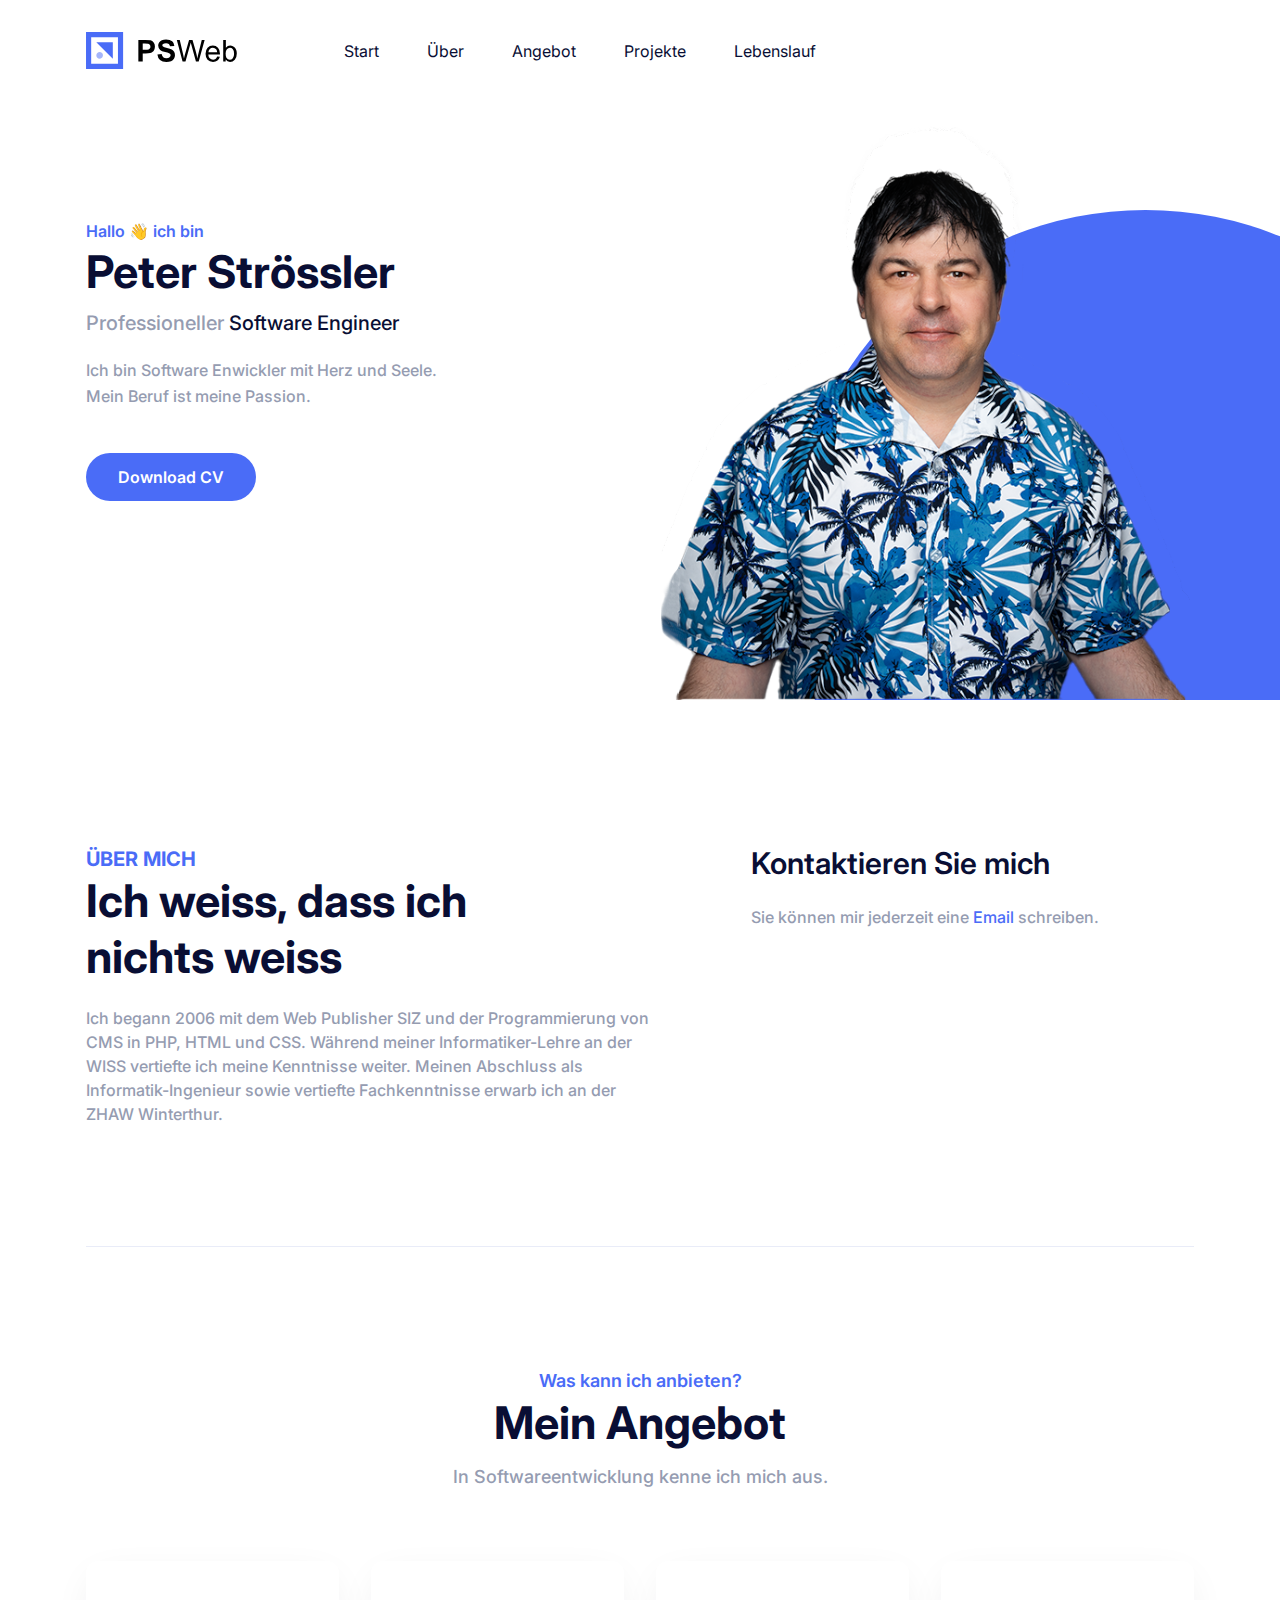
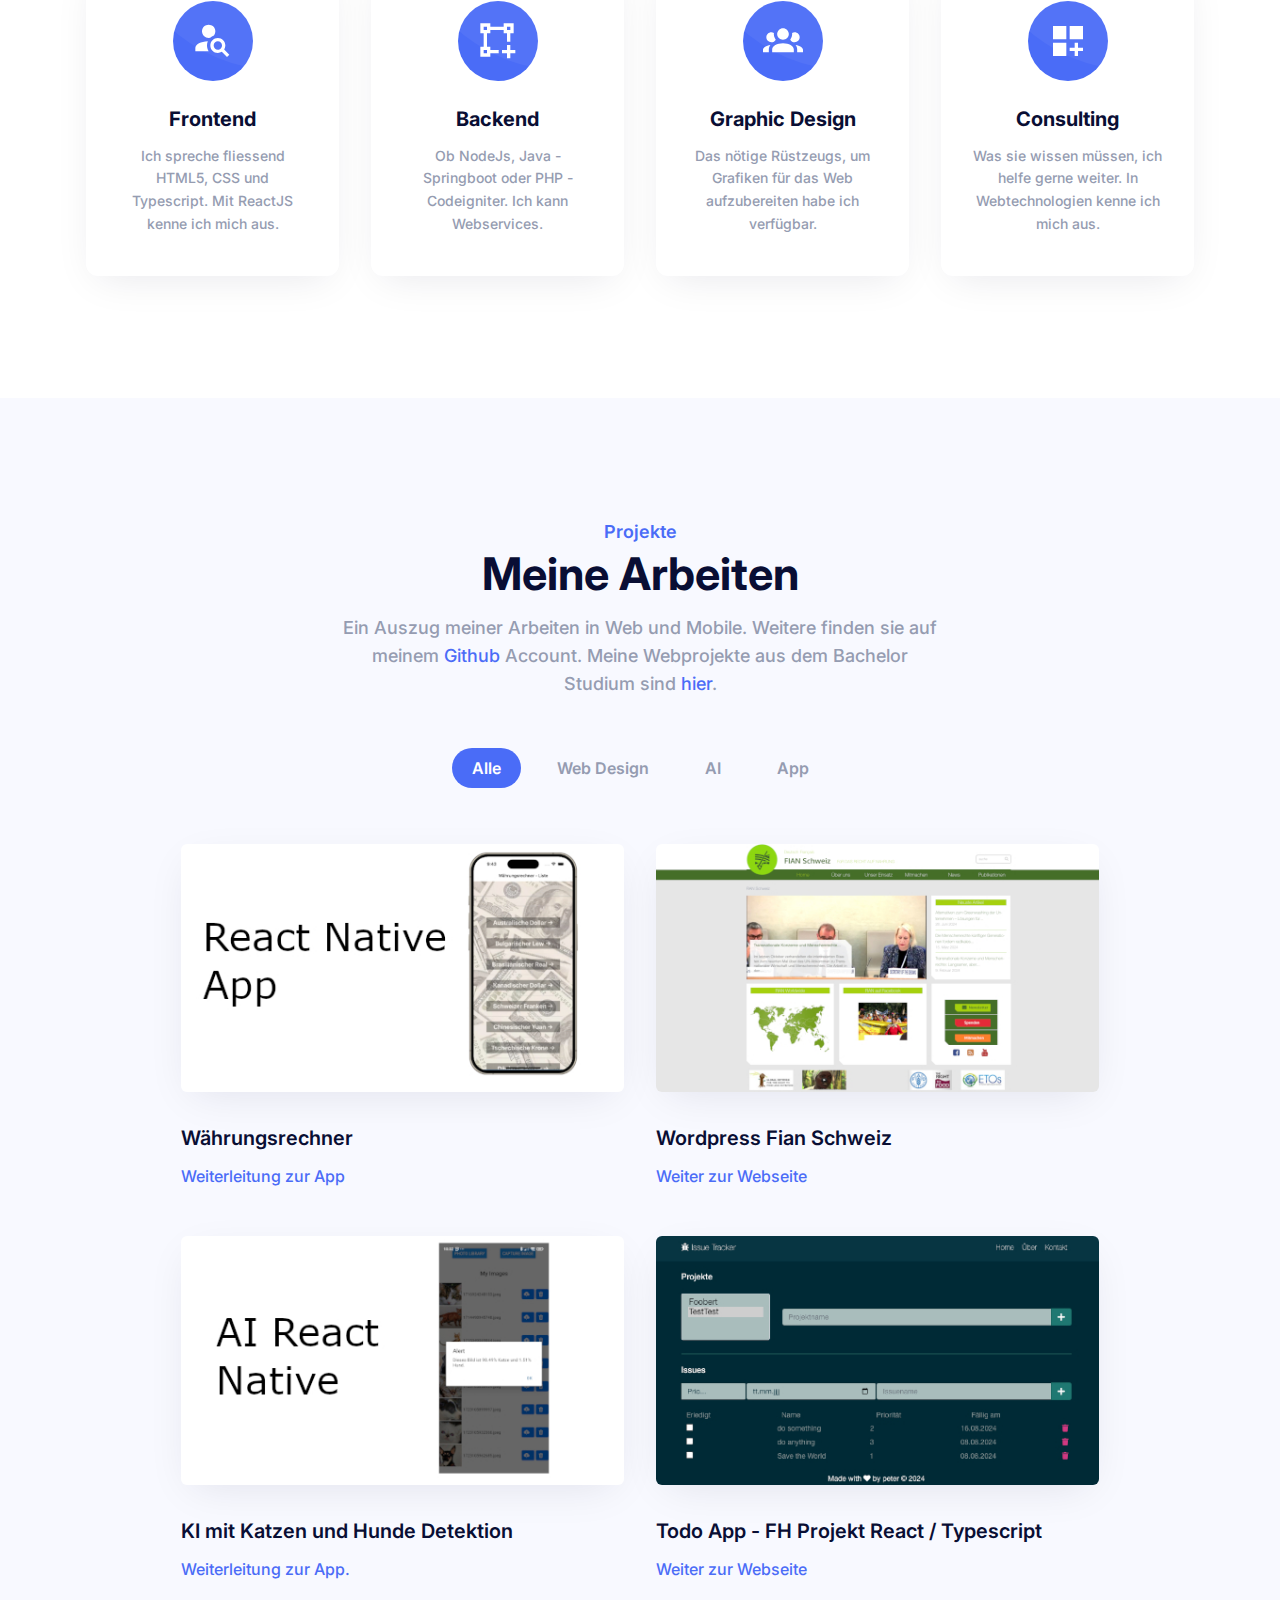
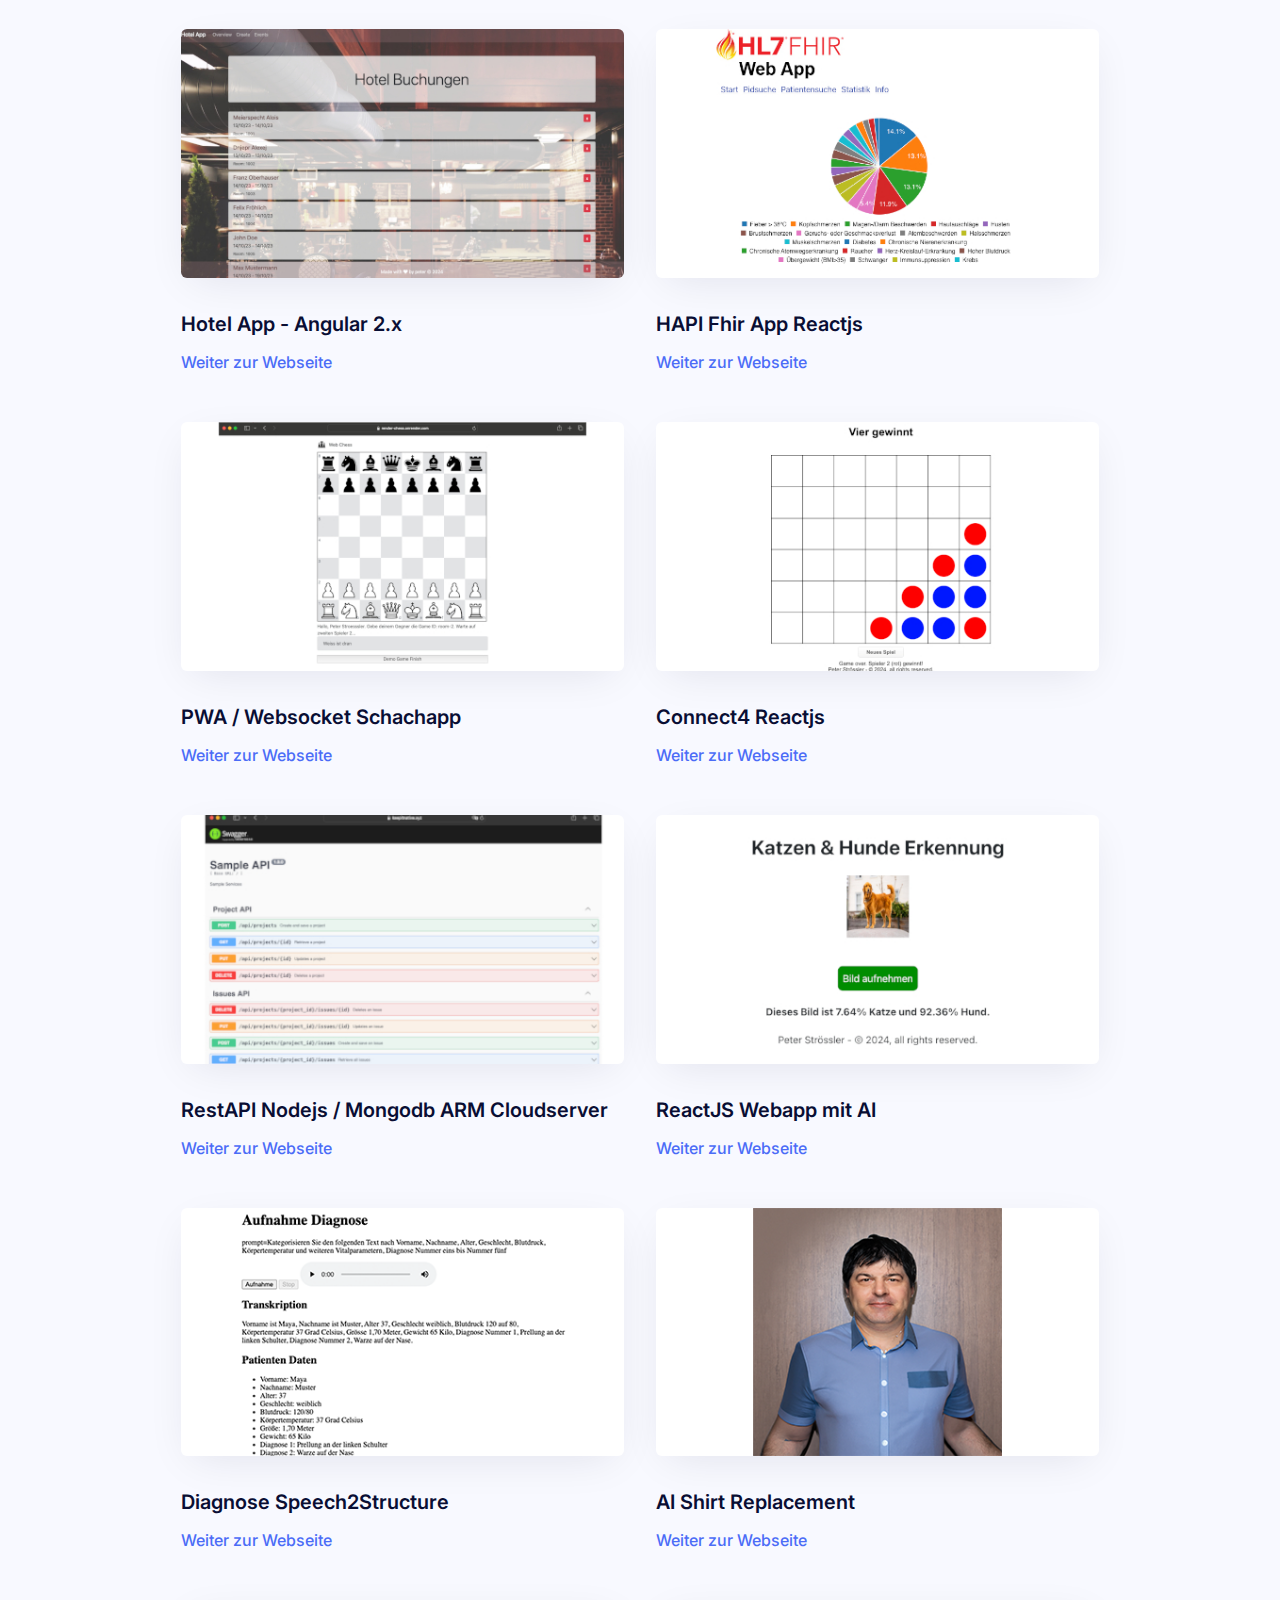
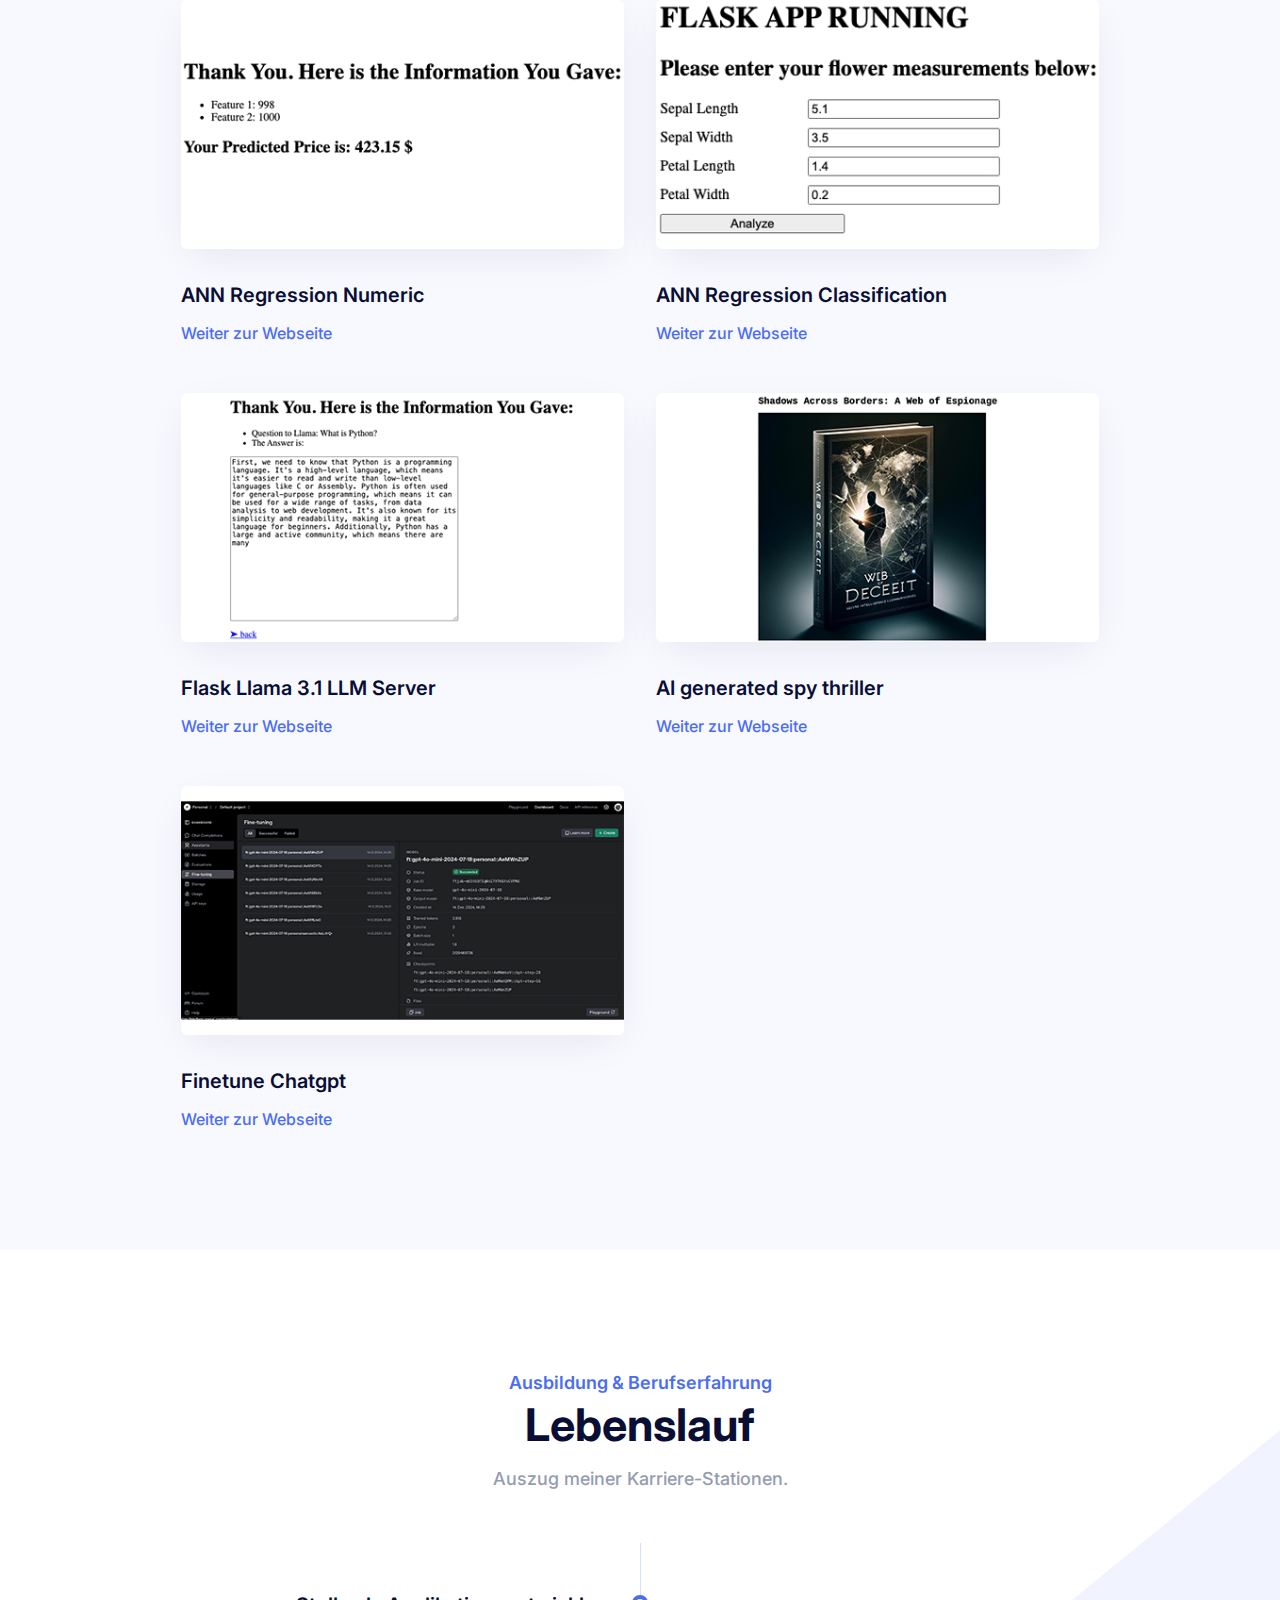
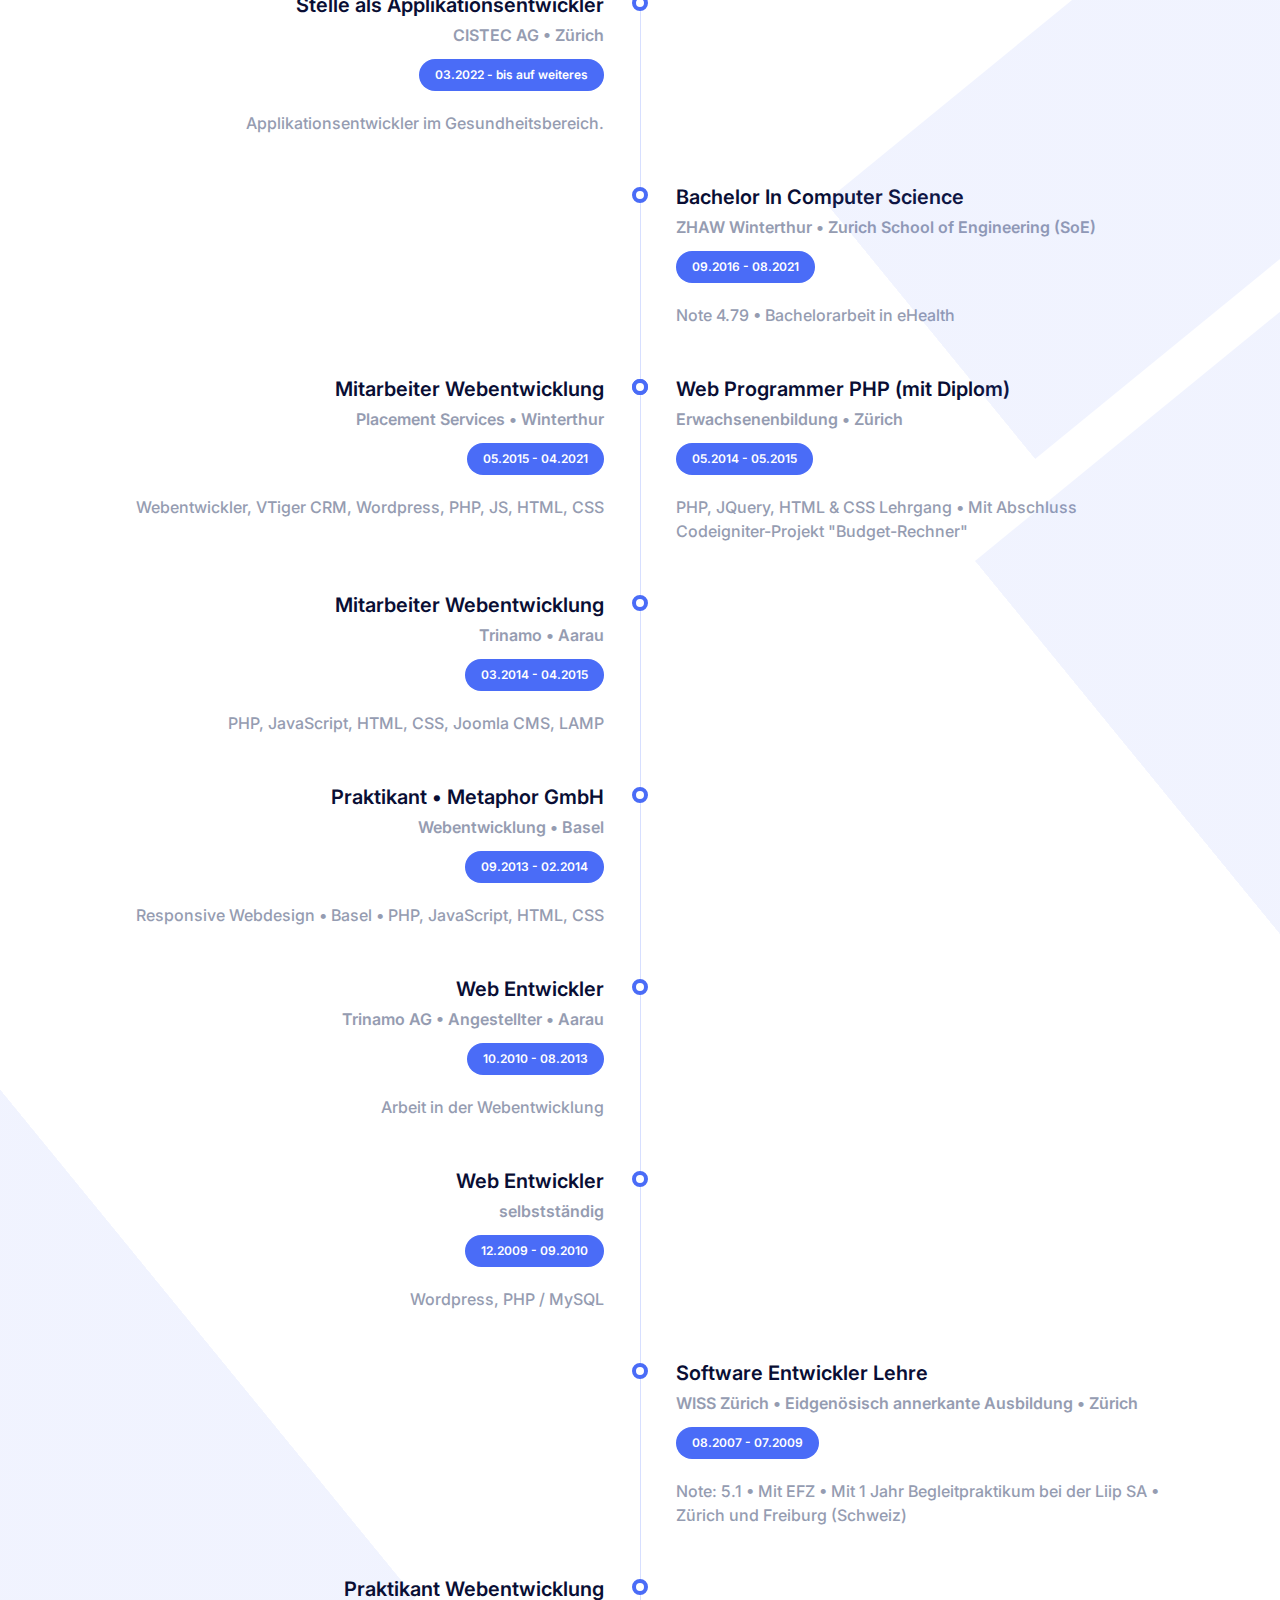
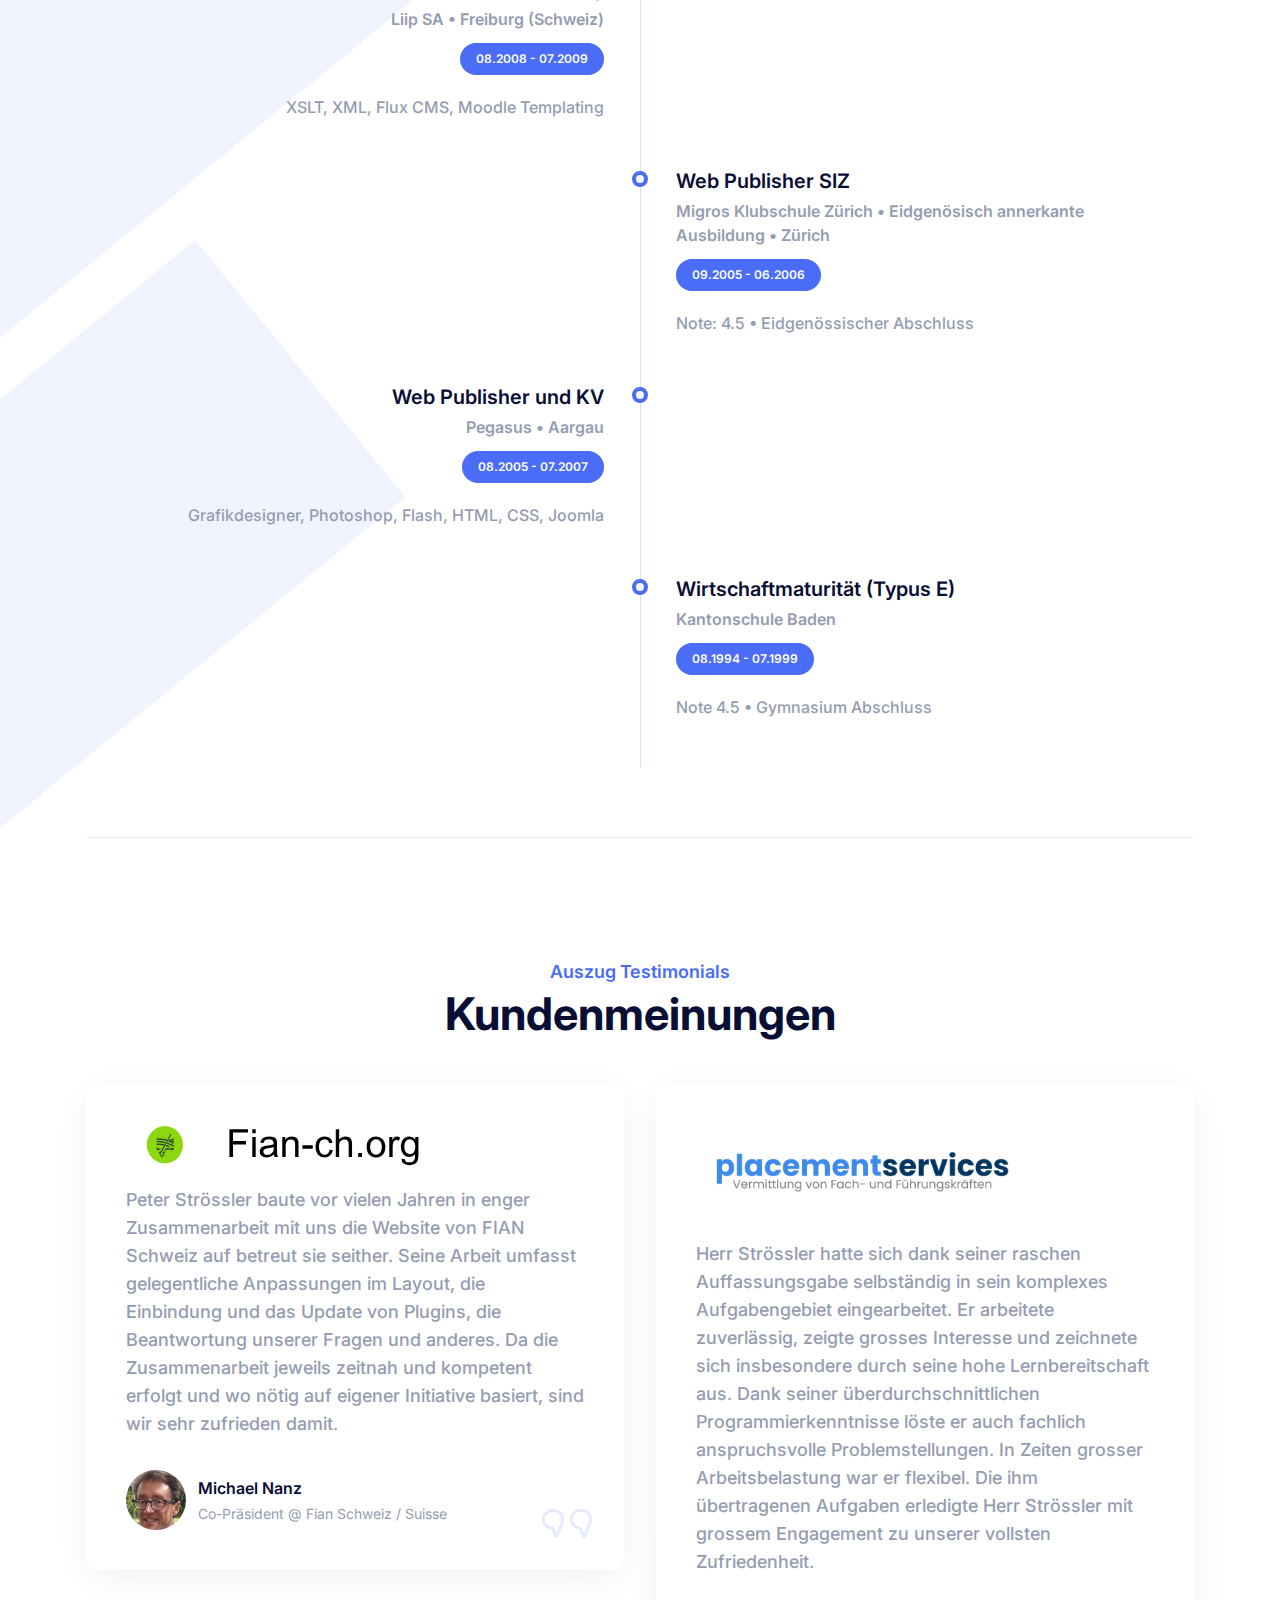
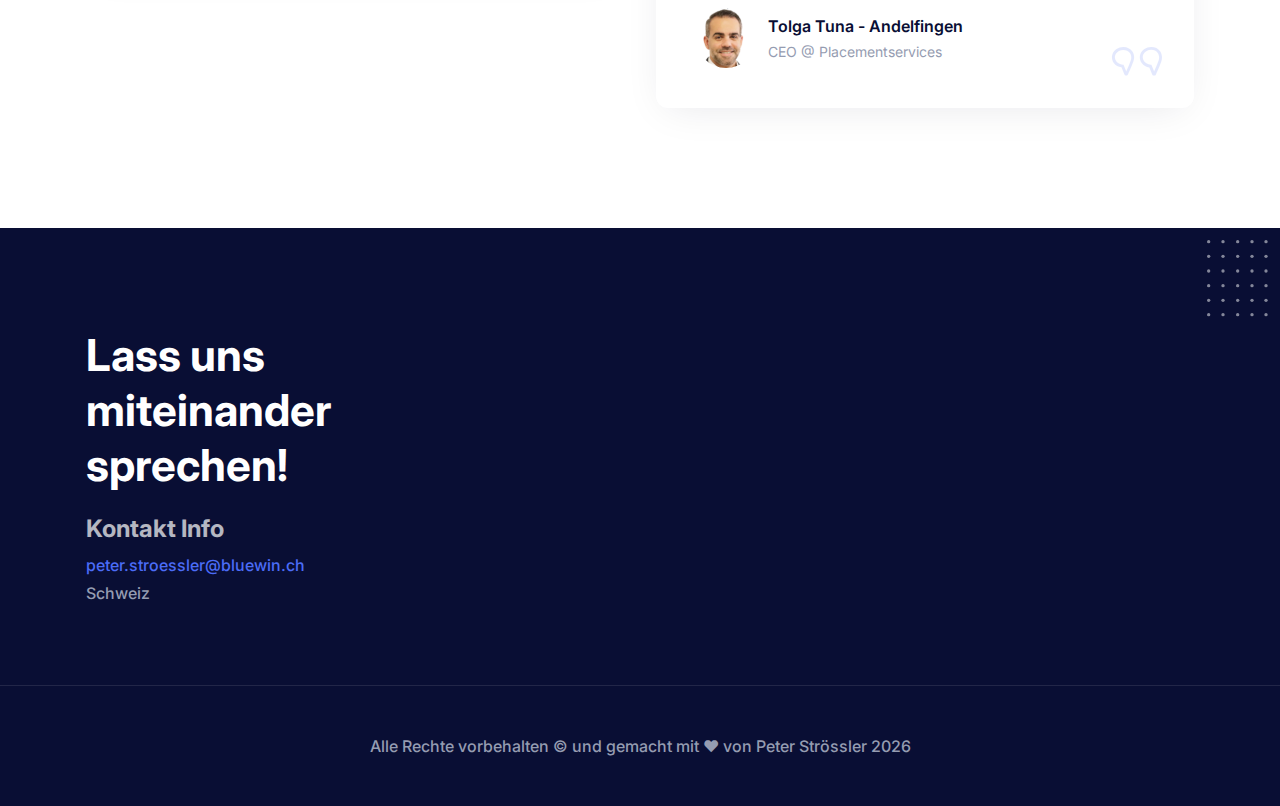
<file: index.html>
<!doctype html>
<html lang="de">
  <head>
    <meta charset="UTF-8">
<script>
  var visum = "";
  var json = {};

  window.eventsFromK5 = async function(json) {
    // Check if json is valid before proceeding
    if (!json) {
      console.warn("Received an empty or invalid json.");
      // return Promise.reject("Invalid JSON received.");
    } else {
      // Log the incoming JSON
      console.warn("Received JSON: " + JSON.stringify(json));
  
      // Extract and log visum if present
      const {type, visum} = json;
      if (type && visum) {
        console.info("json is: " + type + " " + visum);
      } else {
        console.warn("Visum is not present in the JSON.");
      }
      return json;
      // Return the resolved promise with the original JSON
      /*
      return new Promise((resolve) => {
        resolve(json);
      });
      */
    }
  };
</script>
    <meta http-equiv="X-UA-Compatible" content="IE=edge">
    <meta name="description" content="Peter Strössler - PSWeb">
    <meta name="keywords" content="Nodejs, Python, AI, KI, HTML, CSS, Typescript, JavaScript">
    <meta name="author" content="Peter Strössler">
    <meta name="robots" content="index,follow">
    <meta name="viewport" content="width=device-width, initial-scale=1.0">
    <title>Peter Strössler - PSWeb</title>
    <link rel="icon" type="image/png" href="src/images/favicon-32x32.png" sizes="32x32">
    <link rel="icon" type="image/png" href="src/images/favicon-96x96.png" sizes="96x96">
    <link rel="apple-touch-icon" sizes="152x152" href="src/images/apple-touch-icon-152x152.png">
    <link rel="apple-touch-icon" sizes="180x180" href="src/images/apple-touch-icon-180x180.png">
    <meta name="msapplication-TileColor" content="#ffffff">
    <meta name="msapplication-TileImage" content="src/images/mstile-150x150.png">
    <style>
      section#education {
        max-width:100%;
        overflow-x:hidden;
      }
    </style>
  <link rel="icon" href="favicon.ico"><link href="style.css" rel="stylesheet"></head>
  <body>
    <!-- ====== Navbar Section Start -->
    <header class="header bg-transparent absolute top-0 left-0 z-40 w-full flex items-center transition">
      <div class="container">
        <div class="flex mx-[-16px] items-center justify-between relative">
          <div class="px-4 w-60 max-w-full">
            <a href="index.html" class="header-logo w-full block py-6 lg:py-8">
              <img src="src/images/logo/logo.svg" alt="logo" class="w-full" >
            </a>
          </div>
          <div class="flex px-4 justify-between items-center w-full">
            <div>
              <button
                id="navbarToggler"
                name="navbarToggler"
                aria-label="navbarToggler"
                class="block absolute right-4 top-1/2 translate-y-[-50%] lg:hidden focus:ring-2 ring-primary px-3 py-[6px] rounded-lg"
              >
                <span class="relative w-[30px] h-[2px] my-[6px] block bg-dark"></span>
                <span class="relative w-[30px] h-[2px] my-[6px] block bg-dark"></span>
                <span class="relative w-[30px] h-[2px] my-[6px] block bg-dark"></span>
              </button>
              <nav
                id="navbarCollapse"
                class="absolute py-5 lg:py-0 lg:px-4 xl:px-6 bg-white lg:bg-transparent shadow-lg rounded-lg max-w-[250px] w-full lg:max-w-full lg:w-full right-4 top-full hidden lg:block lg:static lg:shadow-none"
              >
                <ul class="blcok lg:flex">
                  <li class="relative group">
                    <a href="#home" class="menu-scroll text-base text-black group-hover:text-primary py-2 lg:py-6 lg:inline-flex lg:px-0 flex mx-8 lg:mr-0"> Start </a>
                  </li>
                  <li class="relative group">
                    <a href="#about" class="menu-scroll text-base text-black group-hover:text-primary py-2 lg:py-6 lg:inline-flex lg:px-0 flex mx-8 lg:mr-0 lg:ml-8 xl:ml-12"> Über </a>
                  </li>
                  <li class="relative group">
                    <a href="#services" class="menu-scroll text-base text-black group-hover:text-primary py-2 lg:py-6 lg:inline-flex lg:px-0 flex mx-8 lg:mr-0 lg:ml-8 xl:ml-12"> Angebot </a>
                  </li>
                  <li class="relative group">
                    <a href="#portfolio" class="menu-scroll text-base text-black group-hover:text-primary py-2 lg:py-6 lg:inline-flex lg:px-0 flex mx-8 lg:mr-0 lg:ml-8 xl:ml-12"> Projekte </a>
                  </li>
                  <li class="relative group">
                    <a href="#education" class="menu-scroll text-base text-black group-hover:text-primary py-2 lg:py-6 lg:inline-flex lg:px-0 flex mx-8 lg:mr-0 lg:ml-8 xl:ml-12"> Lebenslauf </a>
                  </li>
                </ul>
              </nav>
            </div>
            <!--
            <div class="sm:flex justify-end hidden pr-16 lg:pr-0">
              <a
                href="#contact"
                class="text-base font-bold text-white bg-primary rounded-full py-3 px-8 md:px-9 lg:px-8 xl:px-9 hover:shadow-signUp hover:bg-opacity-90 transition ease-in-out duration-300"
              >
                Download CV
              </a>
            </div>
            -->
          </div>
        </div>
      </div>
    </header>
    <!-- ====== Navbar Section End -->

    <!-- ====== Hero Section Start -->
    <section id="home" class="relative z-10 pt-[150px] lg:pt-[100px] 2xl:flex items-center 2xl:h-[700px]">
      <div class="container">
        <div class="flex flex-wrap mx-[-16px]">
          <div class="w-full lg:w-1/2 self-center px-4">
            <div>
              <h1 class="text-base font-semibold text-primary mb-3">
                Hallo 👋 ich bin

                <span class="font-bold text-black text-3xl sm:text-3xl md:text-[45px] leading-tight sm:leading-tight md:leading-[50px] block mt-1"> Peter Strössler </span>
              </h1>
              <h2 class="font-medium text-body-color text-lg md:text-xl mb-5">
                Professioneller

                <span class="text-black">Software Engineer </span>
              </h2>
              <p class="max-w-[470px] font-medium text-body-color text-base leading-relaxed mb-11">Ich bin Software Enwickler mit Herz und Seele.<br >Mein Beruf ist meine Passion.</p>
              <div class="flex items-center mb-20">
                <a
                  href="/Peter_Stroessler_CV_2024.pdf" target="_blank"
                  class="text-base font-semibold text-white bg-primary py-3 px-8 mr-4 hover:shadow-signUp hover:bg-opacity-90 rounded-full transition duration-300 ease-in-out"
                >
                  Download CV
                </a>
                <!--
                <a href="javascript:void(0)" class="text-base font-semibold text-white bg-black py-3 px-8 hover:shadow-signUp hover:bg-opacity-90 rounded-full transition duration-300 ease-in-out">
                  Learn More
                </a>
                -->
              </div>
            </div>
          </div>
          <div class="w-full lg:w-1/2 self-end px-4">
            <div class="relative mt-12 lg:mt-0 z-10 2xl:absolute 2xl:bottom-0 2xl:right-40">
              <img src="src/images/hero/hero-image.png" alt="image" class="max-w-full mx-auto" >
            </div>
          </div>
        </div>
      </div>

      <div>
        <span class="absolute right-0 bottom-0 -z-1">
          <svg width="491" height="490" viewBox="0 0 491 490" fill="none" xmlns="http://www.w3.org/2000/svg">
            <circle cx="356.5" cy="356.5" r="356.5" fill="url(#paint0_linear_6:37)" />
            <defs>
              <linearGradient id="paint0_linear_6:37" x1="356.5" y1="0" x2="356.5" y2="713" gradientUnits="userSpaceOnUse">
                <stop offset="1" stop-color="#4A6CF7" />
                <stop offset="1" stop-color="#1E3BB3" />
              </linearGradient>
            </defs>
          </svg>
        </span>
      </div>
    </section>
    <!-- ====== Hero Section End -->

    <!-- ====== About Section Start -->
    <section id="about" class="pt-[145px] pb-[120px] relative z-10">
      <div class="container">
        <div class="flex flex-wrap mx-[-16px]">
          <div class="w-full lg:w-1/2 xl:w-7/12 px-4 mb-8 lg:mb-0">
            <span class="font-bold text-primary text-lg md:text-xl mb-3"> ÜBER MICH </span>
            <h2 class="max-w-[400px] font-bold text-black text-3xl sm:text-4xl md:text-[45px] leading-tight sm:leading-tight md:leading-tight mb-5">Ich weiss, dass ich nichts weiss</h2>
            <p class="max-w-[570px] font-medium text-base text-body-color">
               Ich begann 2006 mit dem Web Publisher SIZ und der Programmierung von CMS in PHP, HTML und CSS. Während meiner Informatiker-Lehre an der WISS vertiefte ich meine Kenntnisse weiter. Meinen Abschluss als Informatik-Ingenieur sowie vertiefte Fachkenntnisse erwarb ich an der ZHAW Winterthur.
            </p>
          </div>
          <div class="w-full lg:w-1/2 xl:w-5/12 px-4">
            <h3 class="font-semibold text-black text-2xl md:text-3xl mb-6">Kontaktieren Sie mich</h3>
            <p class="font-medium text-base text-body-color mb-10">
              Sie können mir jederzeit eine <a style="color:#4B6CF7 !important;" href="mailto:peter.stroessler@bluewin.ch?subject=Kontakt%20Email%20von%20Bewerbungs-Webseite">Email</a> schreiben.
            </p>
          </div>
        </div>
      </div>
    </section>
    <!-- ====== About Section End  -->

    <!-- ====== Services Section Start  -->
    <section id="services">
      <div class="container">
        <div class="pt-[120px] pb-[90px] border-t border-[#E9ECF8]">
          <div class="flex flex-wrap mx-[-16px]">
            <div class="w-full px-4">
              <div class="max-w-[600px] mx-auto text-center mb-[70px]">
                <span class="font-semibold text-lg text-primary block mb-2"> Was kann ich anbieten? </span>
                <h2 class="font-bold text-black text-3xl sm:text-4xl md:text-[45px] mb-5">Mein Angebot</h2>
                <p class="font-medium text-lg text-body-color">In Softwareentwicklung kenne ich mich aus.</p>
              </div>
            </div>
          </div>

          <div class="flex flex-wrap mx-[-16px]">
            <div class="w-full md:w-1/2 xl:w-1/4 px-4">
              <div class="bg-white group hover:bg-primary shadow-service py-10 px-8 rounded-xl relative z-10 overflow-hidden text-center duration-200 mb-8">
                <div class="mx-auto w-20 h-20 mb-6 rounded-full bg-primary flex items-center justify-center text-white group-hover:bg-white group-hover:text-primary">
                  <svg width="35" height="33" viewBox="0 0 35 33" class="fill-current">
                    <path
                      d="M22.8335 14.0001C27.0002 14.0001 30.3335 17.3334 30.3335 21.5001C30.3335 22.9668 29.9168 24.3501 29.1835 25.5001L34.3168 30.6668L32.0002 32.9834L26.8002 27.8668C25.6502 28.5834 24.2835 29.0001 22.8335 29.0001C18.6668 29.0001 15.3335 25.6668 15.3335 21.5001C15.3335 17.3334 18.6668 14.0001 22.8335 14.0001ZM22.8335 17.3334C21.7284 17.3334 20.6686 17.7724 19.8872 18.5538C19.1058 19.3352 18.6668 20.395 18.6668 21.5001C18.6668 22.6052 19.1058 23.665 19.8872 24.4464C20.6686 25.2278 21.7284 25.6668 22.8335 25.6668C23.9386 25.6668 24.9984 25.2278 25.7798 24.4464C26.5612 23.665 27.0002 22.6052 27.0002 21.5001C27.0002 20.395 26.5612 19.3352 25.7798 18.5538C24.9984 17.7724 23.9386 17.3334 22.8335 17.3334ZM13.6668 0.666748C15.4349 0.666748 17.1306 1.36913 18.3809 2.61937C19.6311 3.86961 20.3335 5.56531 20.3335 7.33342C20.3335 8.85008 19.8168 10.2501 18.9668 11.3834C17.5335 11.9167 16.2502 12.7667 15.1835 13.8334L13.6668 14.0001C11.8987 14.0001 10.203 13.2977 8.95278 12.0475C7.70254 10.7972 7.00016 9.10153 7.00016 7.33342C7.00016 5.56531 7.70254 3.86961 8.95278 2.61937C10.203 1.36913 11.8987 0.666748 13.6668 0.666748ZM0.333496 27.3334V24.0001C0.333496 20.4668 5.85016 17.5667 12.8335 17.3334C12.3002 18.6334 12.0002 20.0334 12.0002 21.5001C12.0002 23.6501 12.6335 25.6668 13.6668 27.3334H0.333496Z"
                    />
                  </svg>
                </div>
                <h3 class="font-bold text-black text-xl sm:text-2xl lg:text-xl 2xl:text-2xl group-hover:text-white mb-3">Frontend</h3>
                <p class="font-medium text-body-color group-hover:text-white leading-relaxed text-sm">Ich spreche fliessend HTML5, CSS und Typescript. Mit ReactJS kenne ich mich aus.</p>
                <div>
                  <span class="absolute top-0 right-0 -z-1">
                    <svg width="218" height="109" viewBox="0 0 218 109" fill="none" xmlns="http://www.w3.org/2000/svg">
                      <circle opacity="0.05" cx="156.5" cy="-47.5" r="156.5" fill="white" />
                      <circle opacity="0.08" cx="210" cy="6" r="62" fill="white" />
                    </svg>
                  </span>
                  <span class="absolute bottom-1 left-1 -z-1">
                    <svg width="23" height="32" viewBox="0 0 23 32" fill="none" xmlns="http://www.w3.org/2000/svg">
                      <circle cx="21.262" cy="1.12081" r="1.12081" transform="rotate(90 21.262 1.12081)" fill="white" />
                      <circle cx="21.262" cy="30.4863" r="1.12081" transform="rotate(90 21.262 30.4863)" fill="white" />
                      <circle cx="1.76005" cy="1.12081" r="1.12081" transform="rotate(90 1.76005 1.12081)" fill="white" />
                      <circle cx="1.76005" cy="30.4863" r="1.12081" transform="rotate(90 1.76005 30.4863)" fill="white" />
                      <circle cx="11.6228" cy="1.12081" r="1.12081" transform="rotate(90 11.6228 1.12081)" fill="white" />
                      <circle cx="11.6228" cy="30.4863" r="1.12081" transform="rotate(90 11.6228 30.4863)" fill="white" />
                      <circle cx="21.262" cy="10.9839" r="1.12081" transform="rotate(90 21.262 10.9839)" fill="white" />
                      <circle cx="1.76005" cy="10.9839" r="1.12081" transform="rotate(90 1.76005 10.9839)" fill="white" />
                      <circle cx="11.6228" cy="10.9839" r="1.12081" transform="rotate(90 11.6228 10.9839)" fill="white" />
                      <circle cx="21.262" cy="20.8469" r="1.12081" transform="rotate(90 21.262 20.8469)" fill="white" />
                      <circle cx="1.76005" cy="20.8469" r="1.12081" transform="rotate(90 1.76005 20.8469)" fill="white" />
                      <circle cx="11.6228" cy="20.8469" r="1.12081" transform="rotate(90 11.6228 20.8469)" fill="white" />
                    </svg>
                  </span>
                </div>
              </div>
            </div>
            <div class="w-full md:w-1/2 xl:w-1/4 px-4">
              <div class="bg-white group hover:bg-primary shadow-service py-10 px-8 rounded-xl relative z-10 overflow-hidden text-center duration-200 mb-8">
                <div class="mx-auto w-20 h-20 mb-6 rounded-full bg-primary flex items-center justify-center text-white group-hover:bg-white group-hover:text-primary">
                  <svg width="36" height="36" viewBox="0 0 36 36" class="fill-current">
                    <path
                      d="M18.6668 28.6666C18.6668 28.1666 18.6668 27.4999 18.8335 26.9999H10.3335V23.6666H7.00016V10.3333H10.3335V6.99992H23.6668V10.3333H27.0002V18.8333C27.5002 18.6666 28.1668 18.6666 28.6668 18.6666C29.1668 18.6666 29.8335 18.6666 30.3335 18.8333V10.3333H33.6668V0.333252H23.6668V3.66659H10.3335V0.333252H0.333496V10.3333H3.66683V23.6666H0.333496V33.6666H10.3335V30.3333H18.8335C18.6668 29.8333 18.6668 29.1666 18.6668 28.6666ZM27.0002 3.66659H30.3335V6.99992H27.0002V3.66659ZM3.66683 3.66659H7.00016V6.99992H3.66683V3.66659ZM7.00016 30.3333H3.66683V26.9999H7.00016V30.3333ZM30.3335 21.9999V26.9999H35.3335V30.3333H30.3335V35.3333H27.0002V30.3333H22.0002V26.9999H27.0002V21.9999H30.3335Z"
                    />
                  </svg>
                </div>
                <h3 class="font-bold text-black text-xl sm:text-2xl lg:text-xl 2xl:text-2xl group-hover:text-white mb-3">Backend</h3>
                <p class="font-medium text-body-color group-hover:text-white leading-relaxed text-sm">Ob NodeJs, Java - Springboot oder PHP - Codeigniter. Ich kann Webservices.</p>
                <div>
                  <span class="absolute top-0 right-0 -z-1">
                    <svg width="218" height="109" viewBox="0 0 218 109" fill="none" xmlns="http://www.w3.org/2000/svg">
                      <circle opacity="0.05" cx="156.5" cy="-47.5" r="156.5" fill="white" />
                      <circle opacity="0.08" cx="210" cy="6" r="62" fill="white" />
                    </svg>
                  </span>
                  <span class="absolute bottom-1 left-1 -z-1">
                    <svg width="23" height="32" viewBox="0 0 23 32" fill="none" xmlns="http://www.w3.org/2000/svg">
                      <circle cx="21.262" cy="1.12081" r="1.12081" transform="rotate(90 21.262 1.12081)" fill="white" />
                      <circle cx="21.262" cy="30.4863" r="1.12081" transform="rotate(90 21.262 30.4863)" fill="white" />
                      <circle cx="1.76005" cy="1.12081" r="1.12081" transform="rotate(90 1.76005 1.12081)" fill="white" />
                      <circle cx="1.76005" cy="30.4863" r="1.12081" transform="rotate(90 1.76005 30.4863)" fill="white" />
                      <circle cx="11.6228" cy="1.12081" r="1.12081" transform="rotate(90 11.6228 1.12081)" fill="white" />
                      <circle cx="11.6228" cy="30.4863" r="1.12081" transform="rotate(90 11.6228 30.4863)" fill="white" />
                      <circle cx="21.262" cy="10.9839" r="1.12081" transform="rotate(90 21.262 10.9839)" fill="white" />
                      <circle cx="1.76005" cy="10.9839" r="1.12081" transform="rotate(90 1.76005 10.9839)" fill="white" />
                      <circle cx="11.6228" cy="10.9839" r="1.12081" transform="rotate(90 11.6228 10.9839)" fill="white" />
                      <circle cx="21.262" cy="20.8469" r="1.12081" transform="rotate(90 21.262 20.8469)" fill="white" />
                      <circle cx="1.76005" cy="20.8469" r="1.12081" transform="rotate(90 1.76005 20.8469)" fill="white" />
                      <circle cx="11.6228" cy="20.8469" r="1.12081" transform="rotate(90 11.6228 20.8469)" fill="white" />
                    </svg>
                  </span>
                </div>
              </div>
            </div>
            <div class="w-full md:w-1/2 xl:w-1/4 px-4">
              <div class="bg-white group hover:bg-primary shadow-service py-10 px-8 rounded-xl relative z-10 overflow-hidden text-center duration-200 mb-8">
                <div class="mx-auto w-20 h-20 mb-6 rounded-full bg-primary flex items-center justify-center text-white group-hover:bg-white group-hover:text-primary">
                  <svg width="40" height="25" viewBox="0 0 40 25" class="fill-current">
                    <path
                      d="M20 0.166748C21.5471 0.166748 23.0308 0.78133 24.1248 1.87529C25.2188 2.96925 25.8333 4.45298 25.8333 6.00008C25.8333 7.54718 25.2188 9.03091 24.1248 10.1249C23.0308 11.2188 21.5471 11.8334 20 11.8334C18.4529 11.8334 16.9692 11.2188 15.8752 10.1249C14.7812 9.03091 14.1667 7.54718 14.1667 6.00008C14.1667 4.45298 14.7812 2.96925 15.8752 1.87529C16.9692 0.78133 18.4529 0.166748 20 0.166748ZM8.33333 4.33341C9.26667 4.33341 10.1333 4.58341 10.8833 5.03341C10.6333 7.41675 11.3333 9.78341 12.7667 11.6334C11.9333 13.2334 10.2667 14.3334 8.33333 14.3334C7.00725 14.3334 5.73548 13.8066 4.7978 12.8689C3.86012 11.9313 3.33333 10.6595 3.33333 9.33341C3.33333 8.00733 3.86012 6.73556 4.7978 5.79788C5.73548 4.8602 7.00725 4.33341 8.33333 4.33341ZM31.6667 4.33341C32.9927 4.33341 34.2645 4.8602 35.2022 5.79788C36.1399 6.73556 36.6667 8.00733 36.6667 9.33341C36.6667 10.6595 36.1399 11.9313 35.2022 12.8689C34.2645 13.8066 32.9927 14.3334 31.6667 14.3334C29.7333 14.3334 28.0667 13.2334 27.2333 11.6334C28.6667 9.78341 29.3667 7.41675 29.1167 5.03341C29.8667 4.58341 30.7333 4.33341 31.6667 4.33341ZM9.16667 21.4167C9.16667 17.9667 14.0167 15.1667 20 15.1667C25.9833 15.1667 30.8333 17.9667 30.8333 21.4167V24.3334H9.16667V21.4167ZM0 24.3334V21.8334C0 19.5167 3.15 17.5667 7.41667 17.0001C6.43333 18.1334 5.83333 19.7001 5.83333 21.4167V24.3334H0ZM40 24.3334H34.1667V21.4167C34.1667 19.7001 33.5667 18.1334 32.5833 17.0001C36.85 17.5667 40 19.5167 40 21.8334V24.3334Z"
                    />
                  </svg>
                </div>
                <h3 class="font-bold text-black text-xl sm:text-2xl lg:text-xl 2xl:text-2xl group-hover:text-white mb-3">Graphic Design</h3>
                <p class="font-medium text-body-color group-hover:text-white leading-relaxed text-sm">Das nötige Rüstzeugs, um Grafiken für das Web aufzubereiten habe ich verfügbar.</p>
                <div>
                  <span class="absolute top-0 right-0 -z-1">
                    <svg width="218" height="109" viewBox="0 0 218 109" fill="none" xmlns="http://www.w3.org/2000/svg">
                      <circle opacity="0.05" cx="156.5" cy="-47.5" r="156.5" fill="white" />
                      <circle opacity="0.08" cx="210" cy="6" r="62" fill="white" />
                    </svg>
                  </span>
                  <span class="absolute bottom-1 left-1 -z-1">
                    <svg width="23" height="32" viewBox="0 0 23 32" fill="none" xmlns="http://www.w3.org/2000/svg">
                      <circle cx="21.262" cy="1.12081" r="1.12081" transform="rotate(90 21.262 1.12081)" fill="white" />
                      <circle cx="21.262" cy="30.4863" r="1.12081" transform="rotate(90 21.262 30.4863)" fill="white" />
                      <circle cx="1.76005" cy="1.12081" r="1.12081" transform="rotate(90 1.76005 1.12081)" fill="white" />
                      <circle cx="1.76005" cy="30.4863" r="1.12081" transform="rotate(90 1.76005 30.4863)" fill="white" />
                      <circle cx="11.6228" cy="1.12081" r="1.12081" transform="rotate(90 11.6228 1.12081)" fill="white" />
                      <circle cx="11.6228" cy="30.4863" r="1.12081" transform="rotate(90 11.6228 30.4863)" fill="white" />
                      <circle cx="21.262" cy="10.9839" r="1.12081" transform="rotate(90 21.262 10.9839)" fill="white" />
                      <circle cx="1.76005" cy="10.9839" r="1.12081" transform="rotate(90 1.76005 10.9839)" fill="white" />
                      <circle cx="11.6228" cy="10.9839" r="1.12081" transform="rotate(90 11.6228 10.9839)" fill="white" />
                      <circle cx="21.262" cy="20.8469" r="1.12081" transform="rotate(90 21.262 20.8469)" fill="white" />
                      <circle cx="1.76005" cy="20.8469" r="1.12081" transform="rotate(90 1.76005 20.8469)" fill="white" />
                      <circle cx="11.6228" cy="20.8469" r="1.12081" transform="rotate(90 11.6228 20.8469)" fill="white" />
                    </svg>
                  </span>
                </div>
              </div>
            </div>
            <div class="w-full md:w-1/2 xl:w-1/4 px-4">
              <div class="bg-white group hover:bg-primary shadow-service py-10 px-8 rounded-xl relative z-10 overflow-hidden text-center duration-200 mb-8">
                <div class="mx-auto w-20 h-20 mb-6 rounded-full bg-primary flex items-center justify-center text-white group-hover:bg-white group-hover:text-primary">
                  <svg width="30" height="30" viewBox="0 0 30 30" class="fill-current">
                    <path d="M16.6667 0V13.3333H30V0H16.6667ZM0 30H13.3333V16.6667H0V30ZM0 0V13.3333H13.3333V0H0ZM16.6667 21.6667H21.6667V16.6667H25V21.6667H30V25H25V30H21.6667V25H16.6667V21.6667Z" />
                  </svg>
                </div>
                <h3 class="font-bold text-black text-xl sm:text-2xl lg:text-xl 2xl:text-2xl group-hover:text-white mb-3">Consulting</h3>
                <p class="font-medium text-body-color group-hover:text-white leading-relaxed text-sm">Was sie wissen müssen, ich helfe gerne weiter. In Webtechnologien kenne ich mich aus.</p>
                <div>
                  <span class="absolute top-0 right-0 -z-1">
                    <svg width="218" height="109" viewBox="0 0 218 109" fill="none" xmlns="http://www.w3.org/2000/svg">
                      <circle opacity="0.05" cx="156.5" cy="-47.5" r="156.5" fill="white" />
                      <circle opacity="0.08" cx="210" cy="6" r="62" fill="white" />
                    </svg>
                  </span>
                  <span class="absolute bottom-1 left-1 -z-1">
                    <svg width="23" height="32" viewBox="0 0 23 32" fill="none" xmlns="http://www.w3.org/2000/svg">
                      <circle cx="21.262" cy="1.12081" r="1.12081" transform="rotate(90 21.262 1.12081)" fill="white" />
                      <circle cx="21.262" cy="30.4863" r="1.12081" transform="rotate(90 21.262 30.4863)" fill="white" />
                      <circle cx="1.76005" cy="1.12081" r="1.12081" transform="rotate(90 1.76005 1.12081)" fill="white" />
                      <circle cx="1.76005" cy="30.4863" r="1.12081" transform="rotate(90 1.76005 30.4863)" fill="white" />
                      <circle cx="11.6228" cy="1.12081" r="1.12081" transform="rotate(90 11.6228 1.12081)" fill="white" />
                      <circle cx="11.6228" cy="30.4863" r="1.12081" transform="rotate(90 11.6228 30.4863)" fill="white" />
                      <circle cx="21.262" cy="10.9839" r="1.12081" transform="rotate(90 21.262 10.9839)" fill="white" />
                      <circle cx="1.76005" cy="10.9839" r="1.12081" transform="rotate(90 1.76005 10.9839)" fill="white" />
                      <circle cx="11.6228" cy="10.9839" r="1.12081" transform="rotate(90 11.6228 10.9839)" fill="white" />
                      <circle cx="21.262" cy="20.8469" r="1.12081" transform="rotate(90 21.262 20.8469)" fill="white" />
                      <circle cx="1.76005" cy="20.8469" r="1.12081" transform="rotate(90 1.76005 20.8469)" fill="white" />
                      <circle cx="11.6228" cy="20.8469" r="1.12081" transform="rotate(90 11.6228 20.8469)" fill="white" />
                    </svg>
                  </span>
                </div>
              </div>
            </div>
          </div>
        </div>
      </div>
    </section>
    <!-- ====== Services Section End  -->
     
    <!-- ====== Portfolio Section Start  -->
    <section id="portfolio" class="pt-[120px] pb-[70px] bg-[#f8f9ff]">
      <div class="container">
        <div class="flex flex-wrap mx-[-16px]">
          <div class="w-full px-4">
            <div class="max-w-[600px] mx-auto text-center mb-[50px]">
              <span class="font-semibold text-lg text-primary block mb-2"> Projekte </span>
              <h2 class="font-bold text-black text-3xl sm:text-4xl md:text-[45px] mb-5">Meine Arbeiten</h2>
              <p class="font-medium text-lg text-body-color">Ein Auszug meiner Arbeiten in Web und Mobile. Weitere finden sie auf meinem <a style="color:#4B6CF7 !important;" href="https://github.com/peterruler?tab=repositories" target="_blank">Github</a> Account. Meine Webprojekte aus dem Bachelor Studium sind <a style="color:#4B6CF7 !important;" href="https://zhaw.rf.gd/" target="_blank">hier</a>.</p>
            </div>
          </div>
          <div class="w-full px-4">
            <div class="portfolio-buttons flex flex-wrap items-center justify-center mb-12">
              <button class="sm:font-semibold text-sm sm:text-base block py-2 px-5 md:mx-2 mb-2 rounded-full text-body-color active" data-filter="*">Alle</button>
              <button class="sm:font-semibold text-sm sm:text-base block py-2 px-5 md:mx-2 mb-2 rounded-full text-body-color hover:bg-primary hover:text-white" data-filter=".web">Web Design</button>
              <button class="sm:font-semibold text-sm sm:text-base block py-2 px-5 md:mx-2 mb-2 rounded-full text-body-color hover:bg-primary hover:text-white" data-filter=".ai">
                AI
              </button>
              <button class="sm:font-semibold text-sm sm:text-base block py-2 px-5 md:mx-2 mb-2 rounded-full text-body-color hover:bg-primary hover:text-white" data-filter=".app">App</button>
            </div>
          </div>
        </div>

        <div class="portfolio-container flex justify-center -mx-4">
          <div class="w-full xl:w-10/12 px-4">
            <div class="items-wrapper flex flex-wrap justify-center mx-[-16px]">
              <div class="w-full md:w-1/2 px-4 item app">
                <div class="mb-12">
                  <div class="relative group mb-8 overflow-hidden shadow-service rounded-md">
                    <img src="src/images/portfolio/portfolio-01.jpg" alt="image" class="w-full" >
                    <div
                      class="absolute w-full h-full top-0 left-0 bg-primary bg-opacity-[17%] flex items-center justify-center opacity-0 invisible group-hover:opacity-100 group-hover:visible transition"
                    >
                      <a href="src/images/portfolio/portfolio-01.jpg" class="glightbox w-10 h-10 flex items-center justify-center bg-primary text-white rounded-full">
                        <svg width="14" height="14" viewBox="0 0 14 14" fill="none" xmlns="http://www.w3.org/2000/svg">
                          <path d="M14 8H8V14H6V8H0V6H6V0H8V6H14V8Z" fill="white" />
                        </svg>
                      </a>
                    </div>
                  </div>
                  <h3 class="mt-6">
                    <a href="https://snack.expo.dev/@petethegreat/currency-reactnative?platform=web" class="font-semibold text-black hover:text-primary text-xl inline-block mb-3" target="_blank"> Währungsrechner </a>
                  </h3>
                  <p class="font-medium text-base text-body-color"><a style="color:#4B6CF7 !important;" href="https://snack.expo.dev/@petethegreat/currency-reactnative?platform=web" target="_blank">Weiterleitung zur App</a></p>
                </div>
              </div>
              <div class="w-full md:w-1/2 px-4 item web">
                <div class="mb-12">
                  <div class="relative group mb-8 overflow-hidden shadow-service rounded-md">
                    <img src="src/images/portfolio/portfolio-02.jpg" alt="image" class="w-full" >
                    <div
                      class="absolute w-full h-full top-0 left-0 bg-primary bg-opacity-[17%] flex items-center justify-center opacity-0 invisible group-hover:opacity-100 group-hover:visible transition"
                    >
                      <a href="src/images/portfolio/portfolio-02.jpg" class="glightbox w-10 h-10 flex items-center justify-center bg-primary text-white rounded-full">
                        <svg width="14" height="14" viewBox="0 0 14 14" fill="none" xmlns="http://www.w3.org/2000/svg">
                          <path d="M14 8H8V14H6V8H0V6H6V0H8V6H14V8Z" fill="white" />
                        </svg>
                      </a>
                    </div>
                  </div>
                  <h3 class="mt-6">
                    <a href="portfolio-details.html" class="font-semibold text-black hover:text-primary text-xl inline-block mb-3"> Wordpress Fian Schweiz </a>
                  </h3>
                  <p class="font-medium text-base text-body-color"><a style="color:#4B6CF7 !important;" href="https://fian-ch.org" target="_blank">Weiter zur Webseite</a></p>
                </div>
              </div>
              <div class="w-full md:w-1/2 px-4 item ai app">
                <div class="mb-12">
                  <div class="relative group mb-8 overflow-hidden shadow-service rounded-md">
                    <img src="src/images/portfolio/portfolio-03.jpg" alt="image" class="w-full" >
                    <div
                      class="absolute w-full h-full top-0 left-0 bg-primary bg-opacity-[17%] flex items-center justify-center opacity-0 invisible group-hover:opacity-100 group-hover:visible transition"
                    >
                      <a href="src/images/portfolio/portfolio-03.jpg" class="glightbox w-10 h-10 flex items-center justify-center bg-primary text-white rounded-full">
                        <svg width="14" height="14" viewBox="0 0 14 14" fill="none" xmlns="http://www.w3.org/2000/svg">
                          <path d="M14 8H8V14H6V8H0V6H6V0H8V6H14V8Z" fill="white" />
                        </svg>
                      </a>
                    </div>
                  </div>
                  <h3 class="mt-6">
                    <a href="https://snack.expo.dev/@petethegreat/react-native-frontend?platform=web" class="font-semibold text-black hover:text-primary text-xl inline-block mb-3" target="_blank"> KI mit Katzen und Hunde Detektion </a>
                  </h3>
                  <p class="font-medium text-base text-body-color"><a style="color:#4B6CF7 !important;" href="https://snack.expo.dev/@petethegreat/react-native-frontend?platform=web" target="_blank">Weiterleitung zur App.</a></p>
                </div>
              </div>
              <div class="w-full md:w-1/2 px-4 item web">
                <div class="mb-12">
                  <div class="relative group mb-8 overflow-hidden shadow-service rounded-md">
                    <img src="src/images/portfolio/portfolio-04.jpg" alt="image" class="w-full" >
                    <div
                      class="absolute w-full h-full top-0 left-0 bg-primary bg-opacity-[17%] flex items-center justify-center opacity-0 invisible group-hover:opacity-100 group-hover:visible transition"
                    >
                      <a href="src/images/portfolio/portfolio-04.jpg" class="glightbox w-10 h-10 flex items-center justify-center bg-primary text-white rounded-full">
                        <svg width="14" height="14" viewBox="0 0 14 14" fill="none" xmlns="http://www.w3.org/2000/svg">
                          <path d="M14 8H8V14H6V8H0V6H6V0H8V6H14V8Z" fill="white" />
                        </svg>
                      </a>
                    </div>
                  </div>
                  <h3 class="mt-6">
                    <a href="portfolio-details.html" class="font-semibold text-black hover:text-primary text-xl inline-block mb-3"> Todo App - FH Projekt React / Typescript</a>
                  </h3>
                  <p class="font-medium text-base text-body-color"><a style="color:#4B6CF7 !important;" href="https://vercel-issue-tracker.vercel.app/" target="_blank">Weiter zur Webseite</a></p>
                </div>
              </div>

              <!-- 05 START-->
              <div class="w-full md:w-1/2 px-4 item web">
                <div class="mb-12">
                  <div class="relative group mb-8 overflow-hidden shadow-service rounded-md">
                    <img src="src/images/portfolio/portfolio-05.jpg" alt="image" class="w-full" >
                    <div
                      class="absolute w-full h-full top-0 left-0 bg-primary bg-opacity-[17%] flex items-center justify-center opacity-0 invisible group-hover:opacity-100 group-hover:visible transition"
                    >
                      <a href="src/images/portfolio/portfolio-05.jpg" class="glightbox w-10 h-10 flex items-center justify-center bg-primary text-white rounded-full">
                        <svg width="14" height="14" viewBox="0 0 14 14" fill="none" xmlns="http://www.w3.org/2000/svg">
                          <path d="M14 8H8V14H6V8H0V6H6V0H8V6H14V8Z" fill="white" />
                        </svg>
                      </a>
                    </div>
                  </div>
                  <h3 class="mt-6">
                    <a href="portfolio-details.html" class="font-semibold text-black hover:text-primary text-xl inline-block mb-3"> Hotel App - Angular 2.x </a>
                  </h3>
                  <p class="font-medium text-base text-body-color"><a style="color:#4B6CF7 !important;" href="https://hotel-app-qkpu.onrender.com" target="_blank">Weiter zur Webseite</a></p>
                </div>
              </div>
              <!-- 05 END-->

                <!-- 06 START-->
                <div class="w-full md:w-1/2 px-4 item web">
                  <div class="mb-12">
                    <div class="relative group mb-8 overflow-hidden shadow-service rounded-md">
                      <img src="src/images/portfolio/portfolio-06.jpg" alt="image" class="w-full" >
                      <div
                        class="absolute w-full h-full top-0 left-0 bg-primary bg-opacity-[17%] flex items-center justify-center opacity-0 invisible group-hover:opacity-100 group-hover:visible transition"
                      >
                        <a href="src/images/portfolio/portfolio-06.jpg" class="glightbox w-10 h-10 flex items-center justify-center bg-primary text-white rounded-full">
                          <svg width="14" height="14" viewBox="0 0 14 14" fill="none" xmlns="http://www.w3.org/2000/svg">
                            <path d="M14 8H8V14H6V8H0V6H6V0H8V6H14V8Z" fill="white" />
                          </svg>
                        </a>
                      </div>
                    </div>
                    <h3 class="mt-6">
                      <a href="portfolio-details.html" class="font-semibold text-black hover:text-primary text-xl inline-block mb-3"> HAPI Fhir App Reactjs</a>
                    </h3>
                    <p class="font-medium text-base text-body-color"><a style="color:#4B6CF7 !important;" href="https://reactjs-hapifhir.vercel.app" target="_blank">Weiter zur Webseite</a></p>
                  </div>
                </div>
                <!-- 06 END-->
                <!-- 07 START-->
                <div class="w-full md:w-1/2 px-4 item web">
                  <div class="mb-12">
                    <div class="relative group mb-8 overflow-hidden shadow-service rounded-md">
                      <img src="src/images/portfolio/portfolio-07.jpg" alt="image" class="w-full" >
                      <div
                        class="absolute w-full h-full top-0 left-0 bg-primary bg-opacity-[17%] flex items-center justify-center opacity-0 invisible group-hover:opacity-100 group-hover:visible transition"
                      >
                        <a href="src/images/portfolio/portfolio-07.jpg" class="glightbox w-10 h-10 flex items-center justify-center bg-primary text-white rounded-full">
                          <svg width="14" height="14" viewBox="0 0 14 14" fill="none" xmlns="http://www.w3.org/2000/svg">
                            <path d="M14 8H8V14H6V8H0V6H6V0H8V6H14V8Z" fill="white" />
                          </svg>
                        </a>
                      </div>
                    </div>
                    <h3 class="mt-6">
                      <a href="portfolio-details.html" class="font-semibold text-black hover:text-primary text-xl inline-block mb-3"> PWA / Websocket Schachapp</a>
                    </h3>
                    <p class="font-medium text-base text-body-color"><a style="color:#4B6CF7 !important;" href="https://render-chess.onrender.com" target="_blank">Weiter zur Webseite</a></p>
                  </div>
                </div>
                <!-- 07 END-->
                <!-- 08 START-->
                <div class="w-full md:w-1/2 px-4 item web">
                  <div class="mb-12">
                    <div class="relative group mb-8 overflow-hidden shadow-service rounded-md">
                      <img src="src/images/portfolio/portfolio-08.jpg" alt="image" class="w-full" >
                      <div
                        class="absolute w-full h-full top-0 left-0 bg-primary bg-opacity-[17%] flex items-center justify-center opacity-0 invisible group-hover:opacity-100 group-hover:visible transition"
                      >
                        <a href="src/images/portfolio/portfolio-08.jpg" class="glightbox w-10 h-10 flex items-center justify-center bg-primary text-white rounded-full">
                          <svg width="14" height="14" viewBox="0 0 14 14" fill="none" xmlns="http://www.w3.org/2000/svg">
                            <path d="M14 8H8V14H6V8H0V6H6V0H8V6H14V8Z" fill="white" />
                          </svg>
                        </a>
                      </div>
                    </div>
                    <h3 class="mt-6">
                      <a href="portfolio-details.html" class="font-semibold text-black hover:text-primary text-xl inline-block mb-3"> Connect4 Reactjs</a>
                    </h3>
                    <p class="font-medium text-base text-body-color"><a style="color:#4B6CF7 !important;" href="https://zhaw.rf.gd/moba2/connect-four-one-file" target="_blank">Weiter zur Webseite</a></p>
                  </div>
                </div>
                <!-- 08 END-->
                <!-- 09 START-->
                <div class="w-full md:w-1/2 px-4 item web">
                  <div class="mb-12">
                    <div class="relative group mb-8 overflow-hidden shadow-service rounded-md">
                      <img src="src/images/portfolio/portfolio-09.jpg" alt="image" class="w-full" >
                      <div
                        class="absolute w-full h-full top-0 left-0 bg-primary bg-opacity-[17%] flex items-center justify-center opacity-0 invisible group-hover:opacity-100 group-hover:visible transition"
                      >
                        <a href="src/images/portfolio/portfolio-09.jpg" class="glightbox w-10 h-10 flex items-center justify-center bg-primary text-white rounded-full">
                          <svg width="14" height="14" viewBox="0 0 14 14" fill="none" xmlns="http://www.w3.org/2000/svg">
                            <path d="M14 8H8V14H6V8H0V6H6V0H8V6H14V8Z" fill="white" />
                          </svg>
                        </a>
                      </div>
                    </div>
                    <h3 class="mt-6">
                      <a href="portfolio-details.html" class="font-semibold text-black hover:text-primary text-xl inline-block mb-3"> RestAPI Nodejs / Mongodb ARM Cloudserver</a>
                    </h3>
                    <p class="font-medium text-base text-body-color"><a style="color:#4B6CF7 !important;" href="https://github.com/peterruler/mongo-arm" target="_blank">Weiter zur Webseite</a></p>
                  </div>
                </div>
                <!-- 09 END-->
                 <!-- 10 START-->
                <div class="w-full md:w-1/2 px-4 item ai web">
                  <div class="mb-12">
                    <div class="relative group mb-8 overflow-hidden shadow-service rounded-md">
                      <img src="src/images/portfolio/portfolio-10.jpg" alt="image" class="w-full" >
                      <div
                        class="absolute w-full h-full top-0 left-0 bg-primary bg-opacity-[17%] flex items-center justify-center opacity-0 invisible group-hover:opacity-100 group-hover:visible transition"
                      >
                        <a href="src/images/portfolio/portfolio-10.jpg" class="glightbox w-10 h-10 flex items-center justify-center bg-primary text-white rounded-full">
                          <svg width="14" height="14" viewBox="0 0 14 14" fill="none" xmlns="http://www.w3.org/2000/svg">
                            <path d="M14 8H8V14H6V8H0V6H6V0H8V6H14V8Z" fill="white" />
                          </svg>
                        </a>
                      </div>
                    </div>
                    <h3 class="mt-6">
                      <a href="portfolio-details.html" class="font-semibold text-black hover:text-primary text-xl inline-block mb-3"> ReactJS Webapp mit AI</a>
                    </h3>
                    <p class="font-medium text-base text-body-color"><a style="color:#4B6CF7 !important;" href="https://github.com/peterruler/react-webapp-frontend" target="_blank">Weiter zur Webseite</a></p>
                  </div>
                </div>
                <!-- 10 END-->
                 <!-- 11 START-->
                <div class="w-full md:w-1/2 px-4 item ai">
                  <div class="mb-12">
                    <div class="relative group mb-8 overflow-hidden shadow-service rounded-md">
                      <img src="src/images/portfolio/portfolio-11.png" alt="image" class="w-full" >
                      <div
                        class="absolute w-full h-full top-0 left-0 bg-primary bg-opacity-[17%] flex items-center justify-center opacity-0 invisible group-hover:opacity-100 group-hover:visible transition"
                      >
                        <a href="src/images/portfolio/portfolio-11.png" class="glightbox w-10 h-10 flex items-center justify-center bg-primary text-white rounded-full">
                          <svg width="14" height="14" viewBox="0 0 14 14" fill="none" xmlns="http://www.w3.org/2000/svg">
                            <path d="M14 8H8V14H6V8H0V6H6V0H8V6H14V8Z" fill="white" />
                          </svg>
                        </a>
                      </div>
                    </div>
                    <h3 class="mt-6">
                      <a href="portfolio-details.html" class="font-semibold text-black hover:text-primary text-xl inline-block mb-3">Diagnose Speech2Structure</a>
                    </h3>
                    <p class="font-medium text-base text-body-color"><a style="color:#4B6CF7 !important;" href="https://github.com/peterruler/nodejs-speech2structure" target="_blank">Weiter zur Webseite</a></p>
                  </div>
                </div>
                <!-- 11 END-->
                <!-- 12 START-->
                <div class="w-full md:w-1/2 px-4 item ai">
                  <div class="mb-12">
                    <div class="relative group mb-8 overflow-hidden shadow-service rounded-md">
                      <img src="src/images/portfolio/portfolio-12.png" alt="image" class="w-full" >
                      <div
                        class="absolute w-full h-full top-0 left-0 bg-primary bg-opacity-[17%] flex items-center justify-center opacity-0 invisible group-hover:opacity-100 group-hover:visible transition"
                      >
                        <a href="src/images/portfolio/portfolio-12.png" class="glightbox w-10 h-10 flex items-center justify-center bg-primary text-white rounded-full">
                          <svg width="14" height="14" viewBox="0 0 14 14" fill="none" xmlns="http://www.w3.org/2000/svg">
                            <path d="M14 8H8V14H6V8H0V6H6V0H8V6H14V8Z" fill="white" />
                          </svg>
                        </a>
                      </div>
                    </div>
                    <h3 class="mt-6">
                      <a href="portfolio-details.html" class="font-semibold text-black hover:text-primary text-xl inline-block mb-3">AI Shirt Replacement</a>
                    </h3>
                    <p class="font-medium text-base text-body-color"><a style="color:#4B6CF7 !important;" href="https://github.com/peterruler/openai-imagemod" target="_blank">Weiter zur Webseite</a></p>
                  </div>
                </div>
                <!-- 12 END-->
                <!-- 13 START-->
                <div class="w-full md:w-1/2 px-4 item ai">
                  <div class="mb-12">
                    <div class="relative group mb-8 overflow-hidden shadow-service rounded-md">
                      <img src="src/images/portfolio/portfolio-13.png" alt="image" class="w-full" >
                      <div
                        class="absolute w-full h-full top-0 left-0 bg-primary bg-opacity-[17%] flex items-center justify-center opacity-0 invisible group-hover:opacity-100 group-hover:visible transition"
                      >
                        <a href="src/images/portfolio/portfolio-13.png" class="glightbox w-10 h-10 flex items-center justify-center bg-primary text-white rounded-full">
                          <svg width="14" height="14" viewBox="0 0 14 14" fill="none" xmlns="http://www.w3.org/2000/svg">
                            <path d="M14 8H8V14H6V8H0V6H6V0H8V6H14V8Z" fill="white" />
                          </svg>
                        </a>
                      </div>
                    </div>
                    <h3 class="mt-6">
                      <a href="portfolio-details.html" class="font-semibold text-black hover:text-primary text-xl inline-block mb-3">ANN Regression Numeric</a>
                    </h3>
                    <p class="font-medium text-base text-body-color"><a style="color:#4B6CF7 !important;" href="https://github.com/peterruler/linreg02" target="_blank">Weiter zur Webseite</a></p>
                  </div>
                </div>
                <!-- 13 END-->                
                <!-- 14 START-->
                <div class="w-full md:w-1/2 px-4 item ai">
                  <div class="mb-12">
                    <div class="relative group mb-8 overflow-hidden shadow-service rounded-md">
                      <img src="src/images/portfolio/portfolio-14.png" alt="image" class="w-full" >
                      <div
                        class="absolute w-full h-full top-0 left-0 bg-primary bg-opacity-[17%] flex items-center justify-center opacity-0 invisible group-hover:opacity-100 group-hover:visible transition"
                      >
                        <a href="src/images/portfolio/portfolio-14.png" class="glightbox w-10 h-10 flex items-center justify-center bg-primary text-white rounded-full">
                          <svg width="14" height="14" viewBox="0 0 14 14" fill="none" xmlns="http://www.w3.org/2000/svg">
                            <path d="M14 8H8V14H6V8H0V6H6V0H8V6H14V8Z" fill="white" />
                          </svg>
                        </a>
                      </div>
                    </div>
                    <h3 class="mt-6">
                      <a href="portfolio-details.html" class="font-semibold text-black hover:text-primary text-xl inline-block mb-3">ANN Regression Classification</a>
                    </h3>
                    <p class="font-medium text-base text-body-color"><a style="color:#4B6CF7 !important;" href="https://github.com/peterruler/iris-ann" target="_blank">Weiter zur Webseite</a></p>
                  </div>
                </div>
                <!-- 15 END-->        
                <div class="w-full md:w-1/2 px-4 item ai">
                  <div class="mb-12">
                    <div class="relative group mb-8 overflow-hidden shadow-service rounded-md">
                      <img src="src/images/portfolio/portfolio-15.png" alt="image" class="w-full" >
                      <div
                        class="absolute w-full h-full top-0 left-0 bg-primary bg-opacity-[17%] flex items-center justify-center opacity-0 invisible group-hover:opacity-100 group-hover:visible transition"
                      >
                        <a href="src/images/portfolio/portfolio-15.png" class="glightbox w-10 h-10 flex items-center justify-center bg-primary text-white rounded-full">
                          <svg width="14" height="14" viewBox="0 0 14 14" fill="none" xmlns="http://www.w3.org/2000/svg">
                            <path d="M14 8H8V14H6V8H0V6H6V0H8V6H14V8Z" fill="white" />
                          </svg>
                        </a>
                      </div>
                    </div>
                    <h3 class="mt-6">
                      <a href="portfolio-details.html" class="font-semibold text-black hover:text-primary text-xl inline-block mb-3">Flask Llama 3.1 LLM Server</a>
                    </h3>
                    <p class="font-medium text-base text-body-color"><a style="color:#4B6CF7 !important;" href="https://github.com/peterruler/llama-server" target="_blank">Weiter zur Webseite</a></p>
                  </div>
                </div>
                <!-- 15 END-->
                <!-- 16 END-->        
                <div class="w-full md:w-1/2 px-4 item ai">
                  <div class="mb-12">
                    <div class="relative group mb-8 overflow-hidden shadow-service rounded-md">
                      <img src="src/images/portfolio/portfolio-16.png" alt="image" class="w-full" >
                      <div
                        class="absolute w-full h-full top-0 left-0 bg-primary bg-opacity-[17%] flex items-center justify-center opacity-0 invisible group-hover:opacity-100 group-hover:visible transition"
                      >
                        <a href="src/images/portfolio/portfolio-16.png" class="glightbox w-10 h-10 flex items-center justify-center bg-primary text-white rounded-full">
                          <svg width="14" height="14" viewBox="0 0 14 14" fill="none" xmlns="http://www.w3.org/2000/svg">
                            <path d="M14 8H8V14H6V8H0V6H6V0H8V6H14V8Z" fill="white" />
                          </svg>
                        </a>
                      </div>
                    </div>
                    <h3 class="mt-6">
                      <a href="portfolio-details.html" class="font-semibold text-black hover:text-primary text-xl inline-block mb-3">AI generated spy thriller</a>
                    </h3>
                    <p class="font-medium text-base text-body-color"><a style="color:#4B6CF7 !important;" href="https://github.com/peterruler/ai-spy-thriller" target="_blank">Weiter zur Webseite</a></p>
                  </div>
                </div>
                <!-- 16 END-->
                <!-- 17 END-->        
                <div class="w-full md:w-1/2 px-4 item ai">
                  <div class="mb-12">
                    <div class="relative group mb-8 overflow-hidden shadow-service rounded-md">
                      <img src="src/images/portfolio/portfolio-17.png" alt="image" class="w-full" >
                      <div
                        class="absolute w-full h-full top-0 left-0 bg-primary bg-opacity-[17%] flex items-center justify-center opacity-0 invisible group-hover:opacity-100 group-hover:visible transition"
                      >
                        <a href="src/images/portfolio/portfolio-17.png" class="glightbox w-10 h-10 flex items-center justify-center bg-primary text-white rounded-full">
                          <svg width="14" height="14" viewBox="0 0 14 14" fill="none" xmlns="http://www.w3.org/2000/svg">
                            <path d="M14 8H8V14H6V8H0V6H6V0H8V6H14V8Z" fill="white" />
                          </svg>
                        </a>
                      </div>
                    </div>
                    <h3 class="mt-6">
                      <a href="portfolio-details.html" class="font-semibold text-black hover:text-primary text-xl inline-block mb-3">Finetune Chatgpt</a>
                    </h3>
                    <p class="font-medium text-base text-body-color"><a style="color:#4B6CF7 !important;" href="https://github.com/peterruler/chatgpt-finetune" target="_blank">Weiter zur Webseite</a></p>
                  </div>
                </div>
                <!-- 17 END-->
            </div>
          </div>
        </div>
      </div>
    </section>
    <!-- ====== Portfolio Section End  -->
    <!-- ====== Education Section Start  -->
    <section id="education" class="pt-[120px] bg-white relative z-10">
      <div class="container">
        <div class="border-b border-[#E9ECF8] pb-[70px]">
          <div class="flex flex-wrap mx-[-16px]">
            <div class="w-full px-4">
              <div class="max-w-[600px] mx-auto text-center mb-[50px]">
                <span class="font-semibold text-lg text-primary block mb-2"> Ausbildung & Berufserfahrung </span>
                <h2 class="font-bold text-black text-3xl sm:text-4xl md:text-[45px] mb-5">Lebenslauf</h2>
                <p class="font-medium text-lg text-body-color">Auszug meiner Karriere-Stationen.</p>
              </div>
            </div>
          </div>

          <div class="relative pt-12">
            <span class="absolute top-0 block left-2 lg:left-1/2 w-[1px] h-full bg-[#d7dfff]"></span>

            <div class="flex flex-wrap -mx-4">
              <div class="w-full lg:w-1/2 px-4"></div>
              <div class="w-full lg:w-1/2 px-4"></div>
              <div class="w-full lg:w-1/2 px-4">
                <div class="lg:max-w-[428px] xl:max-w-[490px] w-full ml-auto pl-8 sm:pl-11 lg:pl-0 lg:pr-0 lg:mr-5 lg:text-right relative pb-12">
                  <span class="absolute top-1 left-0 lg:left-auto lg:-right-11 w-4 h-4 rounded-full bg-white border-4 border-primary"></span>
                  <h3 class="font-semibold text-xl text-black mb-1">Stelle als Applikationsentwickler</h3>
                  <p class="font-semibold text-base text-body-color mb-3">CISTEC AG  • Zürich</p>
                  <span class="inline-flex items-center justify-center py-2 px-4 rounded-full bg-primary text-white text-xs font-semibold mb-5"> 03.2022 -  bis auf weiteres</span>
                  <p class="font-medium text-base text-body-color">
                    Applikationsentwickler im Gesundheitsbereich.
                  </p>
                </div>
              </div>
              <div class="w-full lg:w-1/2 px-4"></div>
              <div class="w-full lg:w-1/2 px-4"></div>

              <div class="w-full lg:w-1/2 px-4">
                <div class="lg:max-w-[428px] xl:max-w-[490px] w-full pl-8 sm:pl-11 lg:pl-0 lg:ml-5 relative pb-12">
                  <span class="absolute top-1 left-0 lg:-left-11 w-4 h-4 rounded-full bg-white border-4 border-primary"></span>
                  <h3 class="font-semibold text-xl text-black mb-1">
                    Bachelor In Computer Science</h3>
                  <p class="font-semibold text-base text-body-color mb-3">ZHAW Winterthur • Zurich School of Engineering (SoE)</p>
                  <span class="inline-flex items-center justify-center py-2 px-4 rounded-full bg-primary text-white text-xs font-semibold mb-5"> 09.2016 - 08.2021 </span>
                  <p class="font-medium text-base text-body-color">
                    Note 4.79 • Bachelorarbeit in eHealth
                  </p>
                </div>
              </div>

              <div class="w-full lg:w-1/2 px-4"></div>
              <div class="w-full lg:w-1/2 px-4">
              </div>

              <div class="w-full lg:w-1/2 px-4">
                <div class="lg:max-w-[428px] xl:max-w-[490px] w-full ml-auto pl-8 sm:pl-11 lg:pl-0 lg:pr-0 lg:mr-5 lg:text-right relative pb-12">
                  <span class="absolute top-1 left-0 lg:left-auto lg:-right-11 w-4 h-4 rounded-full bg-white border-4 border-primary"></span>
                  <h3 class="font-semibold text-xl text-black mb-1">Mitarbeiter Webentwicklung</h3>
                  <p class="font-semibold text-base text-body-color mb-3">Placement Services  • Winterthur</p>
                  <span class="inline-flex items-center justify-center py-2 px-4 rounded-full bg-primary text-white text-xs font-semibold mb-5"> 05.2015 - 04.2021 </span>
                  <p class="font-medium text-base text-body-color">
                    Webentwickler, VTiger CRM, Wordpress, PHP, JS, HTML, CSS
                  </p>
                </div>
              </div>
              <div class="w-full lg:w-1/2 px-4">
                <div class="lg:max-w-[428px] xl:max-w-[490px] w-full pl-8 sm:pl-11 lg:pl-0 lg:ml-5 relative pb-12">
                  <span class="absolute top-1 left-0 lg:-left-11 w-4 h-4 rounded-full bg-white border-4 border-primary"></span>
                  <h3 class="font-semibold text-xl text-black mb-1">
                    Web Programmer PHP (mit Diplom)</h3>
                  <p class="font-semibold text-base text-body-color mb-3">Erwachsenenbildung • Zürich
                  </p>
                  <span class="inline-flex items-center justify-center py-2 px-4 rounded-full bg-primary text-white text-xs font-semibold mb-5"> 05.2014 - 05.2015 </span>
                  <p class="font-medium text-base text-body-color">
                    PHP, JQuery, HTML & CSS Lehrgang • Mit Abschluss Codeigniter-Projekt "Budget-Rechner"
                  </p>
                </div>
              </div>
              <div class="w-full lg:w-1/2 px-4">
                <div class="lg:max-w-[428px] xl:max-w-[490px] w-full ml-auto pl-8 sm:pl-11 lg:pl-0 lg:pr-0 lg:mr-5 lg:text-right relative pb-12">
                  <span class="absolute top-1 left-0 lg:left-auto lg:-right-11 w-4 h-4 rounded-full bg-white border-4 border-primary"></span>
                  <h3 class="font-semibold text-xl text-black mb-1">Mitarbeiter Webentwicklung</h3>
                  <p class="font-semibold text-base text-body-color mb-3">Trinamo • Aarau</p>
                  <span class="inline-flex items-center justify-center py-2 px-4 rounded-full bg-primary text-white text-xs font-semibold mb-5"> 03.2014 - 04.2015</span>
                  <p class="font-medium text-base text-body-color">
                    PHP, JavaScript, HTML, CSS, Joomla CMS, LAMP
                  </p>
                </div>
              </div>

              <div class="w-full lg:w-1/2 px-4"></div>
              <div class="w-full lg:w-1/2 px-4">
                <div class="lg:max-w-[428px] xl:max-w-[490px] w-full ml-auto pl-8 sm:pl-11 lg:pl-0 lg:pr-0 lg:mr-5 lg:text-right relative pb-12">
                  <span class="absolute top-1 left-0 lg:left-auto lg:-right-11 w-4 h-4 rounded-full bg-white border-4 border-primary"></span>
                  <h3 class="font-semibold text-xl text-black mb-1">Praktikant • Metaphor GmbH</h3>
                  <p class="font-semibold text-base text-body-color mb-3">Webentwicklung  • Basel</p>
                  <span class="inline-flex items-center justify-center py-2 px-4 rounded-full bg-primary text-white text-xs font-semibold mb-5"> 09.2013 - 02.2014 </span>
                  <p class="font-medium text-base text-body-color">
                    Responsive Webdesign • Basel • PHP, JavaScript, HTML, CSS
                  </p>
                </div>
              </div>
              <div class="w-full lg:w-1/2 px-4">
              </div>
              <div class="w-full lg:w-1/2 px-4">
                <div class="lg:max-w-[428px] xl:max-w-[490px] w-full ml-auto pl-8 sm:pl-11 lg:pl-0 lg:pr-0 lg:mr-5 lg:text-right relative pb-12">
                  <span class="absolute top-1 left-0 lg:left-auto lg:-right-11 w-4 h-4 rounded-full bg-white border-4 border-primary"></span>
                  <h3 class="font-semibold text-xl text-black mb-1">Web Entwickler</h3>
                  <p class="font-semibold text-base text-body-color mb-3">
                    Trinamo AG  • Angestellter • Aarau</p>
                  <span class="inline-flex items-center justify-center py-2 px-4 rounded-full bg-primary text-white text-xs font-semibold mb-5"> 10.2010 - 08.2013 </span>
                  <p class="font-medium text-base text-body-color">
                    Arbeit in der Webentwicklung
                  </p>
                </div>
              </div>  
              <div class="w-full lg:w-1/2 px-4"></div>
              <div class="w-full lg:w-1/2 px-4"></div>
              <div class="w-full lg:w-1/2 px-4"></div>
              <div class="w-full lg:w-1/2 px-4"></div>      
              <div class="w-full lg:w-1/2 px-4">
              </div>
              <div class="w-full lg:w-1/2 px-4"></div>
              <div class="w-full lg:w-1/2 px-4"></div>

              <div class="w-full lg:w-1/2 px-4">
                <div class="lg:max-w-[428px] xl:max-w-[490px] w-full ml-auto pl-8 sm:pl-11 lg:pl-0 lg:pr-0 lg:mr-5 lg:text-right relative pb-12">
                  <span class="absolute top-1 left-0 lg:left-auto lg:-right-11 w-4 h-4 rounded-full bg-white border-4 border-primary"></span>
                  <h3 class="font-semibold text-xl text-black mb-1">Web Entwickler</h3>
                  <p class="font-semibold text-base text-body-color mb-3">
                    selbstständig </p>
                  <span class="inline-flex items-center justify-center py-2 px-4 rounded-full bg-primary text-white text-xs font-semibold mb-5"> 12.2009 - 09.2010 </span>
                  <p class="font-medium text-base text-body-color">
                    Wordpress, PHP / MySQL
                  </p>
                </div>
              </div>
              
              <div class="w-full lg:w-1/2 px-4"></div>
              <div class="w-full lg:w-1/2 px-4"></div>
              <div class="w-full lg:w-1/2 px-4">
                <div class="lg:max-w-[428px] xl:max-w-[490px] w-full pl-8 sm:pl-11 lg:pl-0 lg:ml-5 relative pb-12">
                  <span class="absolute top-1 left-0 lg:-left-11 w-4 h-4 rounded-full bg-white border-4 border-primary"></span>
                  <h3 class="font-semibold text-xl text-black mb-1">
                    Software Entwickler Lehre</h3>
                  <p class="font-semibold text-base text-body-color mb-3">WISS Zürich • Eidgenösisch annerkante Ausbildung • Zürich</p>
                  <span class="inline-flex items-center justify-center py-2 px-4 rounded-full bg-primary text-white text-xs font-semibold mb-5"> 08.2007 - 07.2009 </span>
                  <p class="font-medium text-base text-body-color">
                    Note: 5.1 • Mit EFZ • Mit 1 Jahr Begleitpraktikum bei der Liip SA • Zürich und Freiburg (Schweiz)
                  </p>
                </div>
              </div>

              <div class="w-full lg:w-1/2 px-4"></div>
              <div class="w-full lg:w-1/2 px-4"></div>

              <div class="w-full lg:w-1/2 px-4">
                <div class="lg:max-w-[428px] xl:max-w-[490px] w-full ml-auto pl-8 sm:pl-11 lg:pl-0 lg:pr-0 lg:mr-5 lg:text-right relative pb-12">
                  <span class="absolute top-1 left-0 lg:left-auto lg:-right-11 w-4 h-4 rounded-full bg-white border-4 border-primary"></span>
                  <h3 class="font-semibold text-xl text-black mb-1">Praktikant Webentwicklung</h3>
                  <p class="font-semibold text-base text-body-color mb-3">
                    Liip SA • Freiburg (Schweiz) </p>
                  <span class="inline-flex items-center justify-center py-2 px-4 rounded-full bg-primary text-white text-xs font-semibold mb-5"> 08.2008 - 07.2009 </span>
                  <p class="font-medium text-base text-body-color">
                    XSLT, XML, Flux CMS, Moodle Templating
                  </p>
                </div>
              </div>

              <div class="w-full lg:w-1/2 px-4"></div>
              <div class="w-full lg:w-1/2 px-4"></div>
              <div class="w-full lg:w-1/2 px-4">
                <div class="lg:max-w-[428px] xl:max-w-[490px] w-full pl-8 sm:pl-11 lg:pl-0 lg:ml-5 relative pb-12">
                  <span class="absolute top-1 left-0 lg:-left-11 w-4 h-4 rounded-full bg-white border-4 border-primary"></span>
                  <h3 class="font-semibold text-xl text-black mb-1">
                    Web Publisher SIZ</h3>
                  <p class="font-semibold text-base text-body-color mb-3">Migros Klubschule Zürich • Eidgenösisch annerkante Ausbildung • Zürich</p>
                  <span class="inline-flex items-center justify-center py-2 px-4 rounded-full bg-primary text-white text-xs font-semibold mb-5"> 09.2005 - 06.2006 </span>
                  <p class="font-medium text-base text-body-color">
                    Note: 4.5 • Eidgenössischer Abschluss
                  </p>
                </div>
              </div>
              <div class="w-full lg:w-1/2 px-4">
                <div class="lg:max-w-[428px] xl:max-w-[490px] w-full ml-auto pl-8 sm:pl-11 lg:pl-0 lg:pr-0 lg:mr-5 lg:text-right relative pb-12">
                  <span class="absolute top-1 left-0 lg:left-auto lg:-right-11 w-4 h-4 rounded-full bg-white border-4 border-primary"></span>
                  <h3 class="font-semibold text-xl text-black mb-1">Web Publisher und KV</h3>
                  <p class="font-semibold text-base text-body-color mb-3">
                    Pegasus • Aargau</p>
                  <span class="inline-flex items-center justify-center py-2 px-4 rounded-full bg-primary text-white text-xs font-semibold mb-5"> 08.2005 - 07.2007 </span>
                  <p class="font-medium text-base text-body-color">
                    Grafikdesigner, Photoshop, Flash, HTML, CSS, Joomla
                  </p>
                </div>
              </div>
              <div class="w-full lg:w-1/2 px-4"></div>
              <div class="w-full lg:w-1/2 px-4"></div>
              <div class="w-full lg:w-1/2 px-4">
                <div class="lg:max-w-[428px] xl:max-w-[490px] w-full pl-8 sm:pl-11 lg:pl-0 lg:ml-5 relative pb-12">
                  <span class="absolute top-1 left-0 lg:-left-11 w-4 h-4 rounded-full bg-white border-4 border-primary"></span>
                  <h3 class="font-semibold text-xl text-black mb-1">Wirtschaftmaturität (Typus E)
                  </h3>
                  <p class="font-semibold text-base text-body-color mb-3">Kantonschule Baden</p>
                  <span class="inline-flex items-center justify-center py-2 px-4 rounded-full bg-primary text-white text-xs font-semibold mb-5"> 08.1994 - 07.1999 </span>
                  <p class="font-medium text-base text-body-color">
                    Note 4.5  • Gymnasium Abschluss
                  </p>
                </div>
              </div>
            </div>
          </div>
        </div>
      </div>
      <div>
        <span class="absolute right-0 top-0 z-0">
          <svg width="455" height="1307" viewBox="0 0 455 1307" fill="none" xmlns="http://www.w3.org/2000/svg">
            <rect opacity="0.08" width="332.05" height="1060.35" transform="matrix(-0.632736 -0.774367 -0.774367 0.632736 1031.2 139.128)" fill="url(#paint0_linear_0:1)" />
            <rect opacity="0.08" width="509.849" height="1060.35" transform="matrix(-0.632736 -0.774367 -0.774367 0.632736 1293.7 635.81)" fill="url(#paint1_linear_0:1)" />
            <defs>
              <linearGradient id="paint0_linear_0:1" x1="166.025" y1="0" x2="166.025" y2="1060.35" gradientUnits="userSpaceOnUse">
                <stop stop-color="#4A6CF7" offset="100%"/>
                <stop offset="1" stop-color="#4A6CF7" stop-opacity="0" />
              </linearGradient>
              <linearGradient id="paint1_linear_0:1" x1="254.924" y1="0" x2="254.924" y2="1060.35" gradientUnits="userSpaceOnUse">
                <stop stop-color="#4A6CF7" offset="100%"/>
                <stop offset="1" stop-color="#4A6CF7" stop-opacity="0" />
              </linearGradient>
            </defs>
          </svg>
        </span>
        <span class="absolute left-0 bottom-0 z-[-1]">
          <svg width="416" height="1453" viewBox="0 0 416 1453" fill="none" xmlns="http://www.w3.org/2000/svg">
            <rect opacity="0.08" width="332.05" height="1030.82" transform="matrix(0.632736 0.774368 0.774368 -0.632736 -603 1507.24)" fill="url(#paint0_linear_0:1)" />
            <rect opacity="0.08" width="791.583" height="1060.35" transform="matrix(0.632736 0.774368 0.774368 -0.632736 -906.263 670.922)" fill="url(#paint1_linear_0:1)" />
            <defs>
              <linearGradient id="paint0_linear_0:1-0" x1="166.025" y1="0" x2="166.025" y2="1030.82" gradientUnits="userSpaceOnUse">
                <stop stop-color="#4A6CF7" offset="100%" />
                <stop offset="1" stop-color="#4A6CF7" stop-opacity="0" />
              </linearGradient>
              <linearGradient id="paint1_linear_0:1-0" x1="395.791" y1="0" x2="395.791" y2="1060.35" gradientUnits="userSpaceOnUse">
                <stop stop-color="#4A6CF7" offset="100%" />
                <stop offset="1" stop-color="#4A6CF7" stop-opacity="0" />
              </linearGradient>
            </defs>
          </svg>
        </span>
      </div>
    </section>
    <!-- ====== Education Section End  -->
    <!-- ====== Testimonial Section Start  -->
    <section id="testimonial" class="pt-[120px] pb-20">
    <div class="container">
      <div class="flex flex-wrap mx-[-16px]">
        <div class="w-full px-4">
          <div class="max-w-[600px] mx-auto text-center mb-[50px]">
            <span class="font-semibold text-lg text-primary block mb-2">Auszug Testimonials</span>
            <h2 class="font-bold text-black text-3xl sm:text-4xl md:text-[45px] mb-5">Kundenmeinungen</h2>
            <p class="font-medium text-lg text-body-color"></p>
          </div>
        </div>
      </div>
      <div class="flex flex-wrap -mx-4">
        <div class="w-full lg:w-1/2 px-4">
          <div class="bg-white rounded-xl relative overflow-hidden px-7 sm:px-10 p-10 shadow-testimonial mb-10">
            <div class="mb-5"><img src="src/images/testimonial/fian.svg" alt="lineicons" class="ac" style="width:70% !important"></div>
            <p class="font-medium text-lg text-body-color mb-8">Peter Strössler baute vor vielen Jahren in enger Zusammenarbeit mit uns die Website von FIAN Schweiz auf betreut sie seither. Seine Arbeit umfasst gelegentliche Anpassungen im Layout, die Einbindung und das Update von Plugins, die Beantwortung unserer Fragen und anderes. Da die Zusammenarbeit jeweils zeitnah und kompetent erfolgt und wo nötig auf eigener Initiative basiert, sind wir sehr zufrieden damit.</p>
            <div class="flex items-center">
              <div class="max-w-[60px] w-full h-[60px] rounded-full overflow-hidden mr-3"><img src="src/images/testimonial/image-1.png" alt="image" class="w-full"></div>
              <div>
                <h3 class="font-semibold text-base text-black mb-1">Michael Nanz</h3>
                <p class="text-sm text-body-color">Co-Präsident @ Fian Schweiz / Suisse</p>
              </div>
            </div>
            <div class="absolute bottom-8 right-8">
              <svg width="51" height="29" viewbox="0 0 51 29" fill="none" xmlns="http://www.w3.org/2000/svg">
              <g opacity="0.15">
                <path d="M12.4311 0.00142075C7.14984 -0.0798293 2.35609 3.33267 1.21859 7.96392C0.568593 10.8077 1.13734 13.6514 2.84359 15.9264C4.63109 18.3639 7.39359 19.9077 10.4811 20.3139L13.3248 27.3014C13.6498 28.0327 14.3811 28.5202 15.1936 28.5202C16.0061 28.5202 16.7373 28.0327 17.0623 27.3014C17.5498 26.0827 18.1186 24.7827 18.6873 23.5639C20.0686 20.4764 21.4498 17.3077 22.5061 14.0577C23.6436 10.6452 23.1561 6.98892 21.2061 4.22642C19.2561 1.54517 16.1686 0.0826707 12.4311 0.00142075ZM19.8248 13.2452C18.7686 16.3327 17.3873 19.5014 16.0873 22.5077C15.8436 23.1577 15.5186 23.7264 15.2748 24.3764L12.5123 17.7139L11.6186 17.6327C9.01859 17.4702 6.58109 16.1702 5.19984 14.3014C3.98109 12.6764 3.57484 10.6452 4.06234 8.69517C4.87484 5.36392 8.36859 2.92642 12.3498 2.92642H12.4311C15.1936 2.92642 17.4686 4.06392 18.9311 6.01392C20.3123 7.96392 20.6373 10.7264 19.8248 13.2452Z" fill="#4A6CF7"></path>
                <path d="M49.0747 4.30772C47.1247 1.54522 44.0372 0.00146484 40.2997 0.00146484C40.2185 0.00146484 40.2185 0.00146484 40.1372 0.00146484C34.9372 0.00146484 30.2247 3.41397 29.0872 7.96397C28.4372 10.8077 29.006 13.6515 30.7122 16.0077C32.4997 18.4452 35.2622 19.989 38.3497 20.3952L41.1935 27.3827C41.5185 28.114 42.2497 28.6015 43.0622 28.6015C43.8747 28.6015 44.606 28.114 44.931 27.3827C45.4185 26.164 45.9872 24.864 46.556 23.6452C47.9372 20.5577 49.3185 17.389 50.3747 14.139C51.5122 10.8077 51.0247 7.07022 49.0747 4.30772ZM47.6935 13.2452C46.6372 16.3327 45.256 19.5015 43.956 22.5077C43.7122 23.1577 43.3872 23.7265 43.1435 24.3765L40.381 17.714L39.4872 17.6327C36.8872 17.4702 34.4497 16.1702 33.0685 14.3015C31.8497 12.6765 31.4435 10.6452 31.931 8.61397C32.7435 5.28272 36.2372 2.84521 40.2185 2.84521H40.2997C43.0622 2.84521 45.3372 3.98272 46.7997 5.93272C48.181 7.96397 48.506 10.7265 47.6935 13.2452Z" fill="#4A6CF7"></path>
              </g></svg>
            </div>
          </div>
        </div>
        <div class="w-full lg:w-1/2 px-4">
          <div class="bg-white rounded-xl relative overflow-hidden px-7 sm:px-10 p-10 shadow-testimonial mb-10">
            <div class="mb-5"><img src="src/images/testimonial/placementservices.svg" alt="tailgrids" class="ac"></div>
            <p class="font-medium text-lg text-body-color mb-8">Herr Strössler hatte sich dank seiner raschen Auffassungsgabe selbständig in sein komplexes Aufgabengebiet eingearbeitet. Er arbeitete zuverlässig, zeigte grosses Interesse und zeichnete sich insbesondere durch seine hohe Lernbereitschaft aus. Dank seiner überdurchschnittlichen Programmierkenntnisse löste er auch fachlich anspruchsvolle Problemstellungen. In Zeiten grosser Arbeitsbelastung war er flexibel. Die ihm übertragenen Aufgaben erledigte Herr Strössler mit grossem Engagement zu unserer vollsten Zufriedenheit.</p>
            <div class="flex items-center">
              <div class="max-w-[60px] w-full h-[60px] rounded-full overflow-hidden mr-3"><img src="src/images/testimonial/image-2.png" alt="image" class="w-full"></div>
              <div>
                <h3 class="font-semibold text-base text-black mb-1">Tolga Tuna - Andelfingen</h3>
                <p class="text-sm text-body-color">CEO @ Placementservices</p>
              </div>
            </div>
            <div class="absolute bottom-8 right-8">
              <svg width="51" height="29" viewbox="0 0 51 29" fill="none" xmlns="http://www.w3.org/2000/svg">
              <g opacity="0.15">
                <path d="M12.4311 0.00142075C7.14984 -0.0798293 2.35609 3.33267 1.21859 7.96392C0.568593 10.8077 1.13734 13.6514 2.84359 15.9264C4.63109 18.3639 7.39359 19.9077 10.4811 20.3139L13.3248 27.3014C13.6498 28.0327 14.3811 28.5202 15.1936 28.5202C16.0061 28.5202 16.7373 28.0327 17.0623 27.3014C17.5498 26.0827 18.1186 24.7827 18.6873 23.5639C20.0686 20.4764 21.4498 17.3077 22.5061 14.0577C23.6436 10.6452 23.1561 6.98892 21.2061 4.22642C19.2561 1.54517 16.1686 0.0826707 12.4311 0.00142075ZM19.8248 13.2452C18.7686 16.3327 17.3873 19.5014 16.0873 22.5077C15.8436 23.1577 15.5186 23.7264 15.2748 24.3764L12.5123 17.7139L11.6186 17.6327C9.01859 17.4702 6.58109 16.1702 5.19984 14.3014C3.98109 12.6764 3.57484 10.6452 4.06234 8.69517C4.87484 5.36392 8.36859 2.92642 12.3498 2.92642H12.4311C15.1936 2.92642 17.4686 4.06392 18.9311 6.01392C20.3123 7.96392 20.6373 10.7264 19.8248 13.2452Z" fill="#4A6CF7"></path>
                <path d="M49.0747 4.30772C47.1247 1.54522 44.0372 0.00146484 40.2997 0.00146484C40.2185 0.00146484 40.2185 0.00146484 40.1372 0.00146484C34.9372 0.00146484 30.2247 3.41397 29.0872 7.96397C28.4372 10.8077 29.006 13.6515 30.7122 16.0077C32.4997 18.4452 35.2622 19.989 38.3497 20.3952L41.1935 27.3827C41.5185 28.114 42.2497 28.6015 43.0622 28.6015C43.8747 28.6015 44.606 28.114 44.931 27.3827C45.4185 26.164 45.9872 24.864 46.556 23.6452C47.9372 20.5577 49.3185 17.389 50.3747 14.139C51.5122 10.8077 51.0247 7.07022 49.0747 4.30772ZM47.6935 13.2452C46.6372 16.3327 45.256 19.5015 43.956 22.5077C43.7122 23.1577 43.3872 23.7265 43.1435 24.3765L40.381 17.714L39.4872 17.6327C36.8872 17.4702 34.4497 16.1702 33.0685 14.3015C31.8497 12.6765 31.4435 10.6452 31.931 8.61397C32.7435 5.28272 36.2372 2.84521 40.2185 2.84521H40.2997C43.0622 2.84521 45.3372 3.98272 46.7997 5.93272C48.181 7.96397 48.506 10.7265 47.6935 13.2452Z" fill="#4A6CF7"></path>
              </g></svg>
            </div>
          </div>
        </div>
      </div>
    </div>
  </section>
    <!-- ====== Testimonial Section End  -->
    <!-- ====== Footer Section Start  -->
    <footer class="bg-black pt-[100px] pb-12 relative z-10">
      <div class="container">
        <div class="flex flex-wrap -mx-4">
          <div class="w-full md:w-1/2 lg:w-4/12 px-4">
            <div class="mb-10">
              <h2 class="font-bold text-white text-[44px] leading-tight mb-5">Lass uns miteinander sprechen!</h2>
              <h3 class="font-bold text-white opacity-70 text-2xl mb-2">Kontakt Info</h3>
              <p class="font-medium text-base text-body-color mb-1"><a style="color:#4B6CF7 !important;" href="mailto:peter.stroessler@bluewin.ch?subject=Kontakt%20Email%20von%20Bewerbungs-Webseite">peter.stroessler@bluewin.ch</a></p>
              <p class="font-medium text-base text-body-color mb-1">Schweiz</p>
            </div>
          </div>
        </div>
        <div class="w-full md:w-1/2 lg:w-3/12 px-4">
          <div class="mb-10"></div>
        </div>
        <div class="w-full md:w-1/2 lg:w-2/12 px-4">
          <div class="mb-10"></div>
        </div>
        <div class="w-full md:w-1/2 lg:w-3/12 px-4">
          <div class="mb-10"></div>
        </div>
      </div>
      <div class="mt-10 pt-12 border-t border-white border-opacity-10">
        <p class="font-medium text-base text-body-color text-center">Alle Rechte vorbehalten © und gemacht mit ♥ von Peter Strössler 
        <script>
                ; (function () {
                  const year = new Date().getFullYear();
                  document.write(year);
                })();
        </script></p>
      </div>
      <div class="absolute left-0 bottom-0 -z-1">
        <span class="hidden">shape</span>
      </div>
      <div class="absolute right-3 top-3 -z-1">
        <span class="hidden">shape</span> <svg width="61" height="77" viewbox="0 0 61 77" fill="none" xmlns="http://www.w3.org/2000/svg">
        <g opacity="0.5">
          <circle cx="45.0001" cy="1.66667" r="1.66667" transform="rotate(90 45.0001 1.66667)" fill="white"></circle>
          <circle cx="16.0001" cy="1.66667" r="1.66667" transform="rotate(90 16.0001 1.66667)" fill="white"></circle>
          <circle cx="59.0001" cy="1.66667" r="1.66667" transform="rotate(90 59.0001 1.66667)" fill="white"></circle>
          <circle cx="30.6668" cy="1.66667" r="1.66667" transform="rotate(90 30.6668 1.66667)" fill="white"></circle>
          <circle cx="1.66683" cy="1.66667" r="1.66667" transform="rotate(90 1.66683 1.66667)" fill="white"></circle>
          <circle cx="45.0001" cy="16.3332" r="1.66667" transform="rotate(90 45.0001 16.3332)" fill="white"></circle>
          <circle cx="16.0001" cy="16.3332" r="1.66667" transform="rotate(90 16.0001 16.3332)" fill="white"></circle>
          <circle cx="59.0001" cy="16.3332" r="1.66667" transform="rotate(90 59.0001 16.3332)" fill="white"></circle>
          <circle cx="30.6668" cy="16.3332" r="1.66667" transform="rotate(90 30.6668 16.3332)" fill="white"></circle>
          <circle cx="1.66683" cy="16.3332" r="1.66667" transform="rotate(90 1.66683 16.3332)" fill="white"></circle>
          <circle cx="45.0001" cy="31.0002" r="1.66667" transform="rotate(90 45.0001 31.0002)" fill="white"></circle>
          <circle cx="45.0001" cy="74.6667" r="1.66667" transform="rotate(90 45.0001 74.6667)" fill="white"></circle>
          <circle cx="16.0001" cy="31.0002" r="1.66667" transform="rotate(90 16.0001 31.0002)" fill="white"></circle>
          <circle cx="16.0001" cy="74.6667" r="1.66667" transform="rotate(90 16.0001 74.6667)" fill="white"></circle>
          <circle cx="59.0001" cy="31.0002" r="1.66667" transform="rotate(90 59.0001 31.0002)" fill="white"></circle>
          <circle cx="59.0001" cy="74.6667" r="1.66667" transform="rotate(90 59.0001 74.6667)" fill="white"></circle>
          <circle cx="30.6668" cy="31.0002" r="1.66667" transform="rotate(90 30.6668 31.0002)" fill="white"></circle>
          <circle cx="30.6668" cy="74.6667" r="1.66667" transform="rotate(90 30.6668 74.6667)" fill="white"></circle>
          <circle cx="1.66683" cy="31.0002" r="1.66667" transform="rotate(90 1.66683 31.0002)" fill="white"></circle>
          <circle cx="1.66683" cy="74.6667" r="1.66667" transform="rotate(90 1.66683 74.6667)" fill="white"></circle>
          <circle cx="45.0001" cy="45.6667" r="1.66667" transform="rotate(90 45.0001 45.6667)" fill="white"></circle>
          <circle cx="16.0001" cy="45.6667" r="1.66667" transform="rotate(90 16.0001 45.6667)" fill="white"></circle>
          <circle cx="59.0001" cy="45.6667" r="1.66667" transform="rotate(90 59.0001 45.6667)" fill="white"></circle>
          <circle cx="30.6668" cy="45.6667" r="1.66667" transform="rotate(90 30.6668 45.6667)" fill="white"></circle>
          <circle cx="1.66683" cy="45.6667" r="1.66667" transform="rotate(90 1.66683 45.6667)" fill="white"></circle>
          <circle cx="45.0001" cy="60.3332" r="1.66667" transform="rotate(90 45.0001 60.3332)" fill="white"></circle>
          <circle cx="16.0001" cy="60.3332" r="1.66667" transform="rotate(90 16.0001 60.3332)" fill="white"></circle>
          <circle cx="59.0001" cy="60.3332" r="1.66667" transform="rotate(90 59.0001 60.3332)" fill="white"></circle>
          <circle cx="30.6668" cy="60.3332" r="1.66667" transform="rotate(90 30.6668 60.3332)" fill="white"></circle>
          <circle cx="1.66683" cy="60.3332" r="1.66667" transform="rotate(90 1.66683 60.3332)" fill="white"></circle>
        </g></svg>
      </div>
    </footer>
    <!-- ====== Footer Section End  -->

    <!-- ====== Back To Top Start -->
    <a
      href="javascript:void(0)"
      class="hidden items-center justify-center bg-primary text-white w-10 h-10 rounded-md fixed bottom-8 right-8 left-auto z-[999] hover:shadow-signUp transition duration-300 back-to-top"
    >
      <span class="w-3 h-3 border-t border-l border-white rotate-45 mt-[6px]"></span>
    </a>
    <!-- ====== Back To Top End -->

    <!-- ====== All Scripts -->
    <script>
      // ==== for menu scroll
      const pageLink = document.querySelectorAll(".menu-scroll");

      pageLink.forEach((elem) => {
        elem.addEventListener("click", (e) => {
          e.preventDefault();
          document.querySelector(elem.getAttribute("href")).scrollIntoView({
            behavior: "smooth",
            offsetTop: 1 - 60,
          });
        });
      });

      // section menu active
      function onScroll(event) {
        const sections = document.querySelectorAll(".menu-scroll");
        const scrollPos = window.pageYOffset || document.documentElement.scrollTop || document.body.scrollTop;

        for (let i = 0; i < sections.length; i++) {
          const currLink = sections[i];
          const val = currLink.getAttribute("href");
          const refElement = document.querySelector(val);
          const scrollTopMinus = scrollPos + 73;
          if (refElement.offsetTop <= scrollTopMinus && refElement.offsetTop + refElement.offsetHeight > scrollTopMinus) {
            document.querySelector(".menu-scroll").classList.remove("active");
            currLink.classList.add("active");
          } else {
            currLink.classList.remove("active");
          }
        }
      }

      window.document.addEventListener("scroll", onScroll);

    </script>
    <script type="module">
      try {
        const json =  await window.eventsFromK5();
        if(json) {
          const {type, visum} = json;
          console.warn("3. working "+JSON.stringify(visum));
        } else {
          console.warn("received undefined or null data from eventsFromK5");
        }
      } catch (e) {
        console.error("error calling eventsFromK5" , e);
      }
    </script>
  <script defer src="bundle.js"></script></body>
</html>
</file>
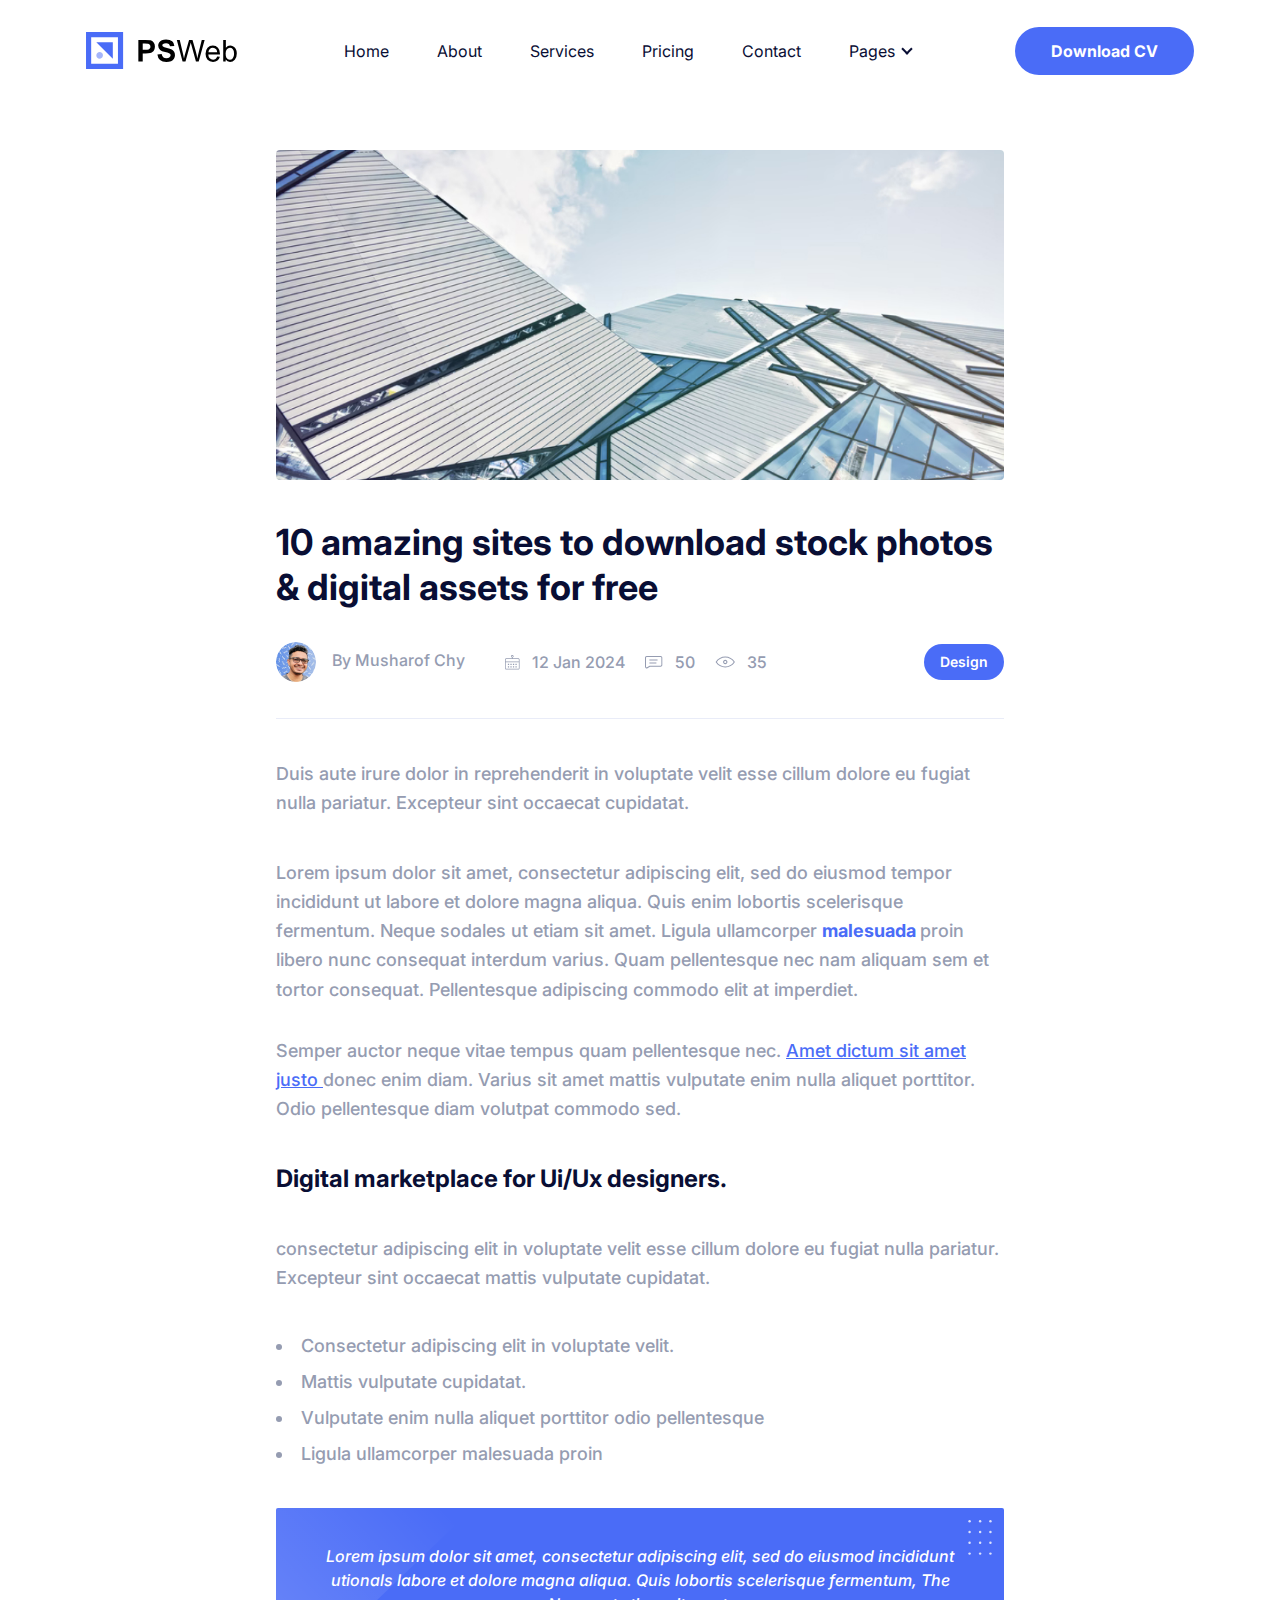
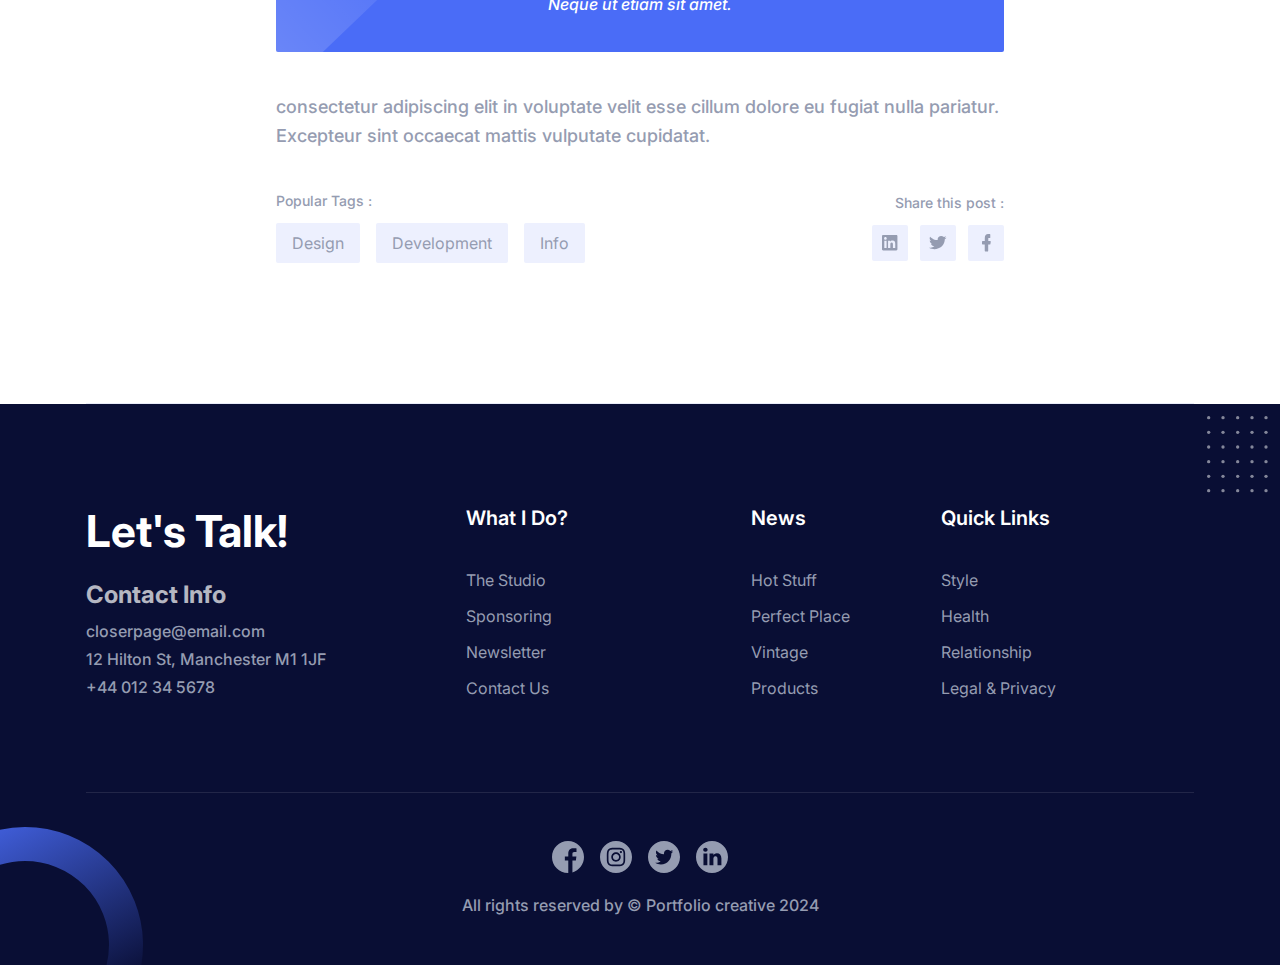
<file: blog-details.html>
<!DOCTYPE html>
<html lang="en">
  <head>
    <meta charset="UTF-8" />
    <meta http-equiv="X-UA-Compatible" content="IE=edge" />
    <meta name="viewport" content="width=device-width, initial-scale=1.0" />
    <title>Blog Details | Personal Portfolio Template</title>
  <link rel="icon" href="favicon.ico"><link href="style.css" rel="stylesheet"></head>
  <body>
    <!-- ====== Navbar Section Start -->
    <header class="header bg-transparent absolute top-0 left-0 z-40 w-full flex items-center transition">
      <div class="container">
        <div class="flex mx-[-16px] items-center justify-between relative">
          <div class="px-4 w-60 max-w-full">
            <a href="index.html" class="header-logo w-full block py-6 lg:py-8">
              <img src="src/images/logo/logo.svg" alt="logo" class="w-full" />
            </a>
          </div>
          <div class="flex px-4 justify-between items-center w-full">
            <div>
              <button
                id="navbarToggler"
                name="navbarToggler"
                aria-label="navbarToggler"
                class="block absolute right-4 top-1/2 translate-y-[-50%] lg:hidden focus:ring-2 ring-primary px-3 py-[6px] rounded-lg"
              >
                <span class="relative w-[30px] h-[2px] my-[6px] block bg-dark"></span>
                <span class="relative w-[30px] h-[2px] my-[6px] block bg-dark"></span>
                <span class="relative w-[30px] h-[2px] my-[6px] block bg-dark"></span>
              </button>
              <nav
                id="navbarCollapse"
                class="absolute py-5 lg:py-0 lg:px-4 xl:px-6 bg-white lg:bg-transparent shadow-lg rounded-lg max-w-[250px] w-full lg:max-w-full lg:w-full right-4 top-full hidden lg:block lg:static lg:shadow-none"
              >
                <ul class="blcok lg:flex">
                  <li class="relative group">
                    <a href="/#home" class="menu-scroll text-base text-black group-hover:text-primary py-2 lg:py-6 lg:inline-flex lg:px-0 flex mx-8 lg:mr-0"> Home </a>
                  </li>
                  <li class="relative group">
                    <a
                      href="/#about"
                      class="menu-scroll text-base text-black group-hover:text-primary py-2 lg:py-6 lg:inline-flex lg:px-0 flex mx-8 lg:mr-0 lg:ml-8 xl:ml-12"
                    >
                      About
                    </a>
                  </li>
                  <li class="relative group">
                    <a
                      href="/#services"
                      class="menu-scroll text-base text-black group-hover:text-primary py-2 lg:py-6 lg:inline-flex lg:px-0 flex mx-8 lg:mr-0 lg:ml-8 xl:ml-12"
                    >
                      Services
                    </a>
                  </li>
                  <li class="relative group">
                    <a
                      href="/#pricing"
                      class="menu-scroll text-base text-black group-hover:text-primary py-2 lg:py-6 lg:inline-flex lg:px-0 flex mx-8 lg:mr-0 lg:ml-8 xl:ml-12"
                    >
                      Pricing
                    </a>
                  </li>
                  <li class="relative group">
                    <a
                      href="/#contact"
                      class="menu-scroll text-base text-black group-hover:text-primary py-2 lg:py-6 lg:inline-flex lg:px-0 flex mx-8 lg:mr-0 lg:ml-8 xl:ml-12"
                    >
                      Contact
                    </a>
                  </li>
                  <li class="relative group submenu-item">
                    <a
                      href="javascript:void(0)"
                      class="text-base text-black group-hover:text-primary py-2 lg:py-6 lg:inline-flex lg:pl-0 lg:pr-4 flex mx-8 lg:mr-0 lg:ml-8 xl:ml-12 relative after:absolute after:w-2 after:h-2 after:border-b-2 after:border-r-2 after:border-current after:rotate-45 lg:after:right-0 after:right-1 after:top-1/2 after:translate-y-[-50%] after:mt-[-2px]"
                    >
                      Pages
                    </a>
                    <div
                      class="submenu hidden relative lg:absolute w-[250px] top-full lg:top-[110%] left-0 rounded-sm lg:shadow-lg p-4 lg:block lg:opacity-0 lg:invisible group-hover:opacity-100 lg:group-hover:visible lg:group-hover:top-full bg-white transition-[top] duration-300"
                    >
                      <a href="portfolio-details.html" class="block text-sm text-black rounded hover:text-primary py-[10px] px-4"> Portfolio Details Page </a>

                      <a href="blog-grids.html" class="block text-sm text-black rounded hover:text-primary py-[10px] px-4"> Blog Grids Page </a>
                      <a href="blog-details.html" class="block text-sm text-black rounded hover:text-primary py-[10px] px-4"> Blog Details Page </a>
                    </div>
                  </li>
                </ul>
              </nav>
            </div>
            <div class="sm:flex justify-end hidden pr-16 lg:pr-0">
              <a
                href="#contact"
                class="text-base font-bold text-white bg-primary rounded-full py-3 px-8 md:px-9 lg:px-8 xl:px-9 hover:shadow-signUp hover:bg-opacity-90 transition ease-in-out duration-300"
              >
                Download CV
              </a>
            </div>
          </div>
        </div>
      </div>
    </header>
    <!-- ====== Navbar Section End -->

    <!-- ====== Blog Section Start -->
    <section class="pt-[150px]">
      <div class="container">
        <div class="pb-[120px] border-b border-[#E9ECF8]">
          <div class="flex flex-wrap justify-center mx-[-16px]">
            <div class="w-full lg:w-8/12 px-4">
              <div>
                <div class="w-full rounded overflow-hidden mb-10">
                  <img src="src/images/news/news-details.jpg" alt="image" class="w-full h-full object-cover object-center" />
                </div>
                <h2 class="font-bold text-black text-3xl sm:text-4xl leading-tight sm:leading-tight mb-8">10 amazing sites to download stock photos & digital assets for free</h2>
                <div class="flex flex-wrap items-center justify-between pb-4 mb-10 border-b border-[#E9ECF8]">
                  <div class="flex flex-wrap items-center">
                    <div class="flex items-center mr-10 mb-5">
                      <div class="max-w-[40px] w-full h-[40px] rounded-full overflow-hidden mr-4">
                        <img src="src/images/news/author.png" alt="author" class="w-full" />
                      </div>
                      <div class="w-full">
                        <h4 class="text-base font-medium text-body-color mb-1">
                          By
                          <a href="javascript:void(0)" class="text-body-color hover:text-primary"> Musharof Chy </a>
                        </h4>
                      </div>
                    </div>
                    <div class="flex items-center mb-5">
                      <p class="flex items-center text-base text-body-color font-medium mr-5">
                        <span class="mr-3">
                          <svg width="15" height="15" viewBox="0 0 15 15" class="fill-current">
                            <path
                              d="M3.89531 8.67529H3.10666C2.96327 8.67529 2.86768 8.77089 2.86768 8.91428V9.67904C2.86768 9.82243 2.96327 9.91802 3.10666 9.91802H3.89531C4.03871 9.91802 4.1343 9.82243 4.1343 9.67904V8.91428C4.1343 8.77089 4.03871 8.67529 3.89531 8.67529Z"
                            />
                            <path
                              d="M6.429 8.67529H5.64035C5.49696 8.67529 5.40137 8.77089 5.40137 8.91428V9.67904C5.40137 9.82243 5.49696 9.91802 5.64035 9.91802H6.429C6.57239 9.91802 6.66799 9.82243 6.66799 9.67904V8.91428C6.66799 8.77089 6.5485 8.67529 6.429 8.67529Z"
                            />
                            <path
                              d="M8.93828 8.67529H8.14963C8.00624 8.67529 7.91064 8.77089 7.91064 8.91428V9.67904C7.91064 9.82243 8.00624 9.91802 8.14963 9.91802H8.93828C9.08167 9.91802 9.17727 9.82243 9.17727 9.67904V8.91428C9.17727 8.77089 9.08167 8.67529 8.93828 8.67529Z"
                            />
                            <path
                              d="M11.4715 8.67529H10.6828C10.5394 8.67529 10.4438 8.77089 10.4438 8.91428V9.67904C10.4438 9.82243 10.5394 9.91802 10.6828 9.91802H11.4715C11.6149 9.91802 11.7105 9.82243 11.7105 9.67904V8.91428C11.7105 8.77089 11.591 8.67529 11.4715 8.67529Z"
                            />
                            <path
                              d="M3.89531 11.1606H3.10666C2.96327 11.1606 2.86768 11.2562 2.86768 11.3996V12.1644C2.86768 12.3078 2.96327 12.4034 3.10666 12.4034H3.89531C4.03871 12.4034 4.1343 12.3078 4.1343 12.1644V11.3996C4.1343 11.2562 4.03871 11.1606 3.89531 11.1606Z"
                            />
                            <path
                              d="M6.429 11.1606H5.64035C5.49696 11.1606 5.40137 11.2562 5.40137 11.3996V12.1644C5.40137 12.3078 5.49696 12.4034 5.64035 12.4034H6.429C6.57239 12.4034 6.66799 12.3078 6.66799 12.1644V11.3996C6.66799 11.2562 6.5485 11.1606 6.429 11.1606Z"
                            />
                            <path
                              d="M8.93828 11.1606H8.14963C8.00624 11.1606 7.91064 11.2562 7.91064 11.3996V12.1644C7.91064 12.3078 8.00624 12.4034 8.14963 12.4034H8.93828C9.08167 12.4034 9.17727 12.3078 9.17727 12.1644V11.3996C9.17727 11.2562 9.08167 11.1606 8.93828 11.1606Z"
                            />
                            <path
                              d="M11.4715 11.1606H10.6828C10.5394 11.1606 10.4438 11.2562 10.4438 11.3996V12.1644C10.4438 12.3078 10.5394 12.4034 10.6828 12.4034H11.4715C11.6149 12.4034 11.7105 12.3078 11.7105 12.1644V11.3996C11.7105 11.2562 11.591 11.1606 11.4715 11.1606Z"
                            />
                            <path
                              d="M13.2637 3.3697H7.64754V2.58105C8.19721 2.43765 8.62738 1.91189 8.62738 1.31442C8.62738 0.597464 8.02992 0 7.28906 0C6.54821 0 5.95074 0.597464 5.95074 1.31442C5.95074 1.91189 6.35702 2.41376 6.93058 2.58105V3.3697H1.31442C0.597464 3.3697 0 3.96716 0 4.68412V13.2637C0 13.9807 0.597464 14.5781 1.31442 14.5781H13.2637C13.9807 14.5781 14.5781 13.9807 14.5781 13.2637V4.68412C14.5781 3.96716 13.9807 3.3697 13.2637 3.3697ZM6.6677 1.31442C6.6677 0.979841 6.93058 0.716957 7.28906 0.716957C7.62364 0.716957 7.91042 0.979841 7.91042 1.31442C7.91042 1.649 7.64754 1.91189 7.28906 1.91189C6.95448 1.91189 6.6677 1.6251 6.6677 1.31442ZM1.31442 4.08665H13.2637C13.5983 4.08665 13.8612 4.34954 13.8612 4.68412V6.45261H0.716957V4.68412C0.716957 4.34954 0.979841 4.08665 1.31442 4.08665ZM13.2637 13.8612H1.31442C0.979841 13.8612 0.716957 13.5983 0.716957 13.2637V7.16957H13.8612V13.2637C13.8612 13.5983 13.5983 13.8612 13.2637 13.8612Z"
                            />
                          </svg>
                        </span>
                        12 Jan 2024
                      </p>
                      <p class="flex items-center text-base text-body-color font-medium mr-5">
                        <span class="mr-3">
                          <svg width="18" height="13" viewBox="0 0 18 13" class="fill-current">
                            <path
                              d="M15.6375 0H1.6875C0.759375 0 0 0.759375 0 1.6875V10.6875C0 11.3062 0.309375 11.8406 0.84375 12.15C1.09687 12.2906 1.40625 12.375 1.6875 12.375C1.96875 12.375 2.25 12.2906 2.53125 12.15L5.00625 10.7156C5.11875 10.6594 5.23125 10.6312 5.34375 10.6312H15.6094C16.5375 10.6312 17.2969 9.87187 17.2969 8.94375V1.6875C17.325 0.759375 16.5656 0 15.6375 0ZM16.3406 8.94375C16.3406 9.3375 16.0312 9.64687 15.6375 9.64687H5.37187C5.09062 9.64687 4.78125 9.73125 4.52812 9.87187L2.05313 11.3063C1.82812 11.4187 1.575 11.4187 1.35 11.3063C1.125 11.1938 1.0125 10.9688 1.0125 10.7156V1.6875C1.0125 1.29375 1.32188 0.984375 1.71563 0.984375H15.6656C16.0594 0.984375 16.3687 1.29375 16.3687 1.6875V8.94375H16.3406Z"
                            />
                            <path
                              d="M12.2342 3.375H4.69668C4.41543 3.375 4.19043 3.6 4.19043 3.88125C4.19043 4.1625 4.41543 4.3875 4.69668 4.3875H12.2623C12.5435 4.3875 12.7685 4.1625 12.7685 3.88125C12.7685 3.6 12.5154 3.375 12.2342 3.375Z"
                            />
                            <path
                              d="M11.0529 6.55322H4.69668C4.41543 6.55322 4.19043 6.77822 4.19043 7.05947C4.19043 7.34072 4.41543 7.56572 4.69668 7.56572H11.0811C11.3623 7.56572 11.5873 7.34072 11.5873 7.05947C11.5873 6.77822 11.3342 6.55322 11.0529 6.55322Z"
                            />
                          </svg>
                        </span>
                        50
                      </p>
                      <p class="flex items-center text-base text-body-color font-medium">
                        <span class="mr-3">
                          <svg width="20" height="12" viewBox="0 0 20 12" class="fill-current">
                            <path
                              d="M10.2559 3.8125C9.03711 3.8125 8.06836 4.8125 8.06836 6C8.06836 7.1875 9.06836 8.1875 10.2559 8.1875C11.4434 8.1875 12.4434 7.1875 12.4434 6C12.4434 4.8125 11.4746 3.8125 10.2559 3.8125ZM10.2559 7.09375C9.66211 7.09375 9.16211 6.59375 9.16211 6C9.16211 5.40625 9.66211 4.90625 10.2559 4.90625C10.8496 4.90625 11.3496 5.40625 11.3496 6C11.3496 6.59375 10.8496 7.09375 10.2559 7.09375Z"
                            />
                            <path
                              d="M19.7559 5.625C17.6934 2.375 14.1309 0.4375 10.2559 0.4375C6.38086 0.4375 2.81836 2.375 0.755859 5.625C0.630859 5.84375 0.630859 6.125 0.755859 6.34375C2.81836 9.59375 6.38086 11.5312 10.2559 11.5312C14.1309 11.5312 17.6934 9.59375 19.7559 6.34375C19.9121 6.125 19.9121 5.84375 19.7559 5.625ZM10.2559 10.4375C6.84961 10.4375 3.69336 8.78125 1.81836 5.96875C3.69336 3.1875 6.84961 1.53125 10.2559 1.53125C13.6621 1.53125 16.8184 3.1875 18.6934 5.96875C16.8184 8.78125 13.6621 10.4375 10.2559 10.4375Z"
                            />
                          </svg>
                        </span>
                        35
                      </p>
                    </div>
                  </div>
                  <div class="mb-5">
                    <span class="bg-primary rounded-full inline-flex items-center justify-center py-2 px-4 font-semibold text-sm text-white"> Design </span>
                  </div>
                </div>
                <div>
                  <p
                    class="font-medium text-body-color text-base sm:text-lg lg:text-base xl:text-lg sm:leading-relaxed lg:leading-relaxed xl:leading-relaxed leading-relaxed mb-10"
                  >
                    Duis aute irure dolor in reprehenderit in voluptate velit esse cillum dolore eu fugiat nulla pariatur. Excepteur sint occaecat cupidatat.
                  </p>

                  <p
                    class="font-medium text-body-color text-base sm:text-lg lg:text-base xl:text-lg sm:leading-relaxed lg:leading-relaxed xl:leading-relaxed leading-relaxed mb-8"
                  >
                    Lorem ipsum dolor sit amet, consectetur adipiscing elit, sed do eiusmod tempor incididunt ut labore et dolore magna aliqua. Quis enim lobortis scelerisque fermentum. Neque sodales
                    ut etiam sit amet. Ligula ullamcorper
                    <strong class="text-primary"> malesuada </strong> proin libero nunc consequat interdum varius. Quam pellentesque nec nam aliquam sem et tortor consequat. Pellentesque adipiscing
                    commodo elit at imperdiet.
                  </p>
                  <p
                    class="font-medium text-body-color text-base sm:text-lg lg:text-base xl:text-lg sm:leading-relaxed lg:leading-relaxed xl:leading-relaxed leading-relaxed mb-10"
                  >
                    Semper auctor neque vitae tempus quam pellentesque nec.
                    <span class="text-primary underline"> Amet dictum sit amet justo </span>
                    donec enim diam. Varius sit amet mattis vulputate enim nulla aliquet porttitor. Odio pellentesque diam volutpat commodo sed.
                  </p>
                  <h3 class="font-bold text-black font-xl sm:text-2xl lg:text-xl xl:text-2xl leading-tight sm:leading-tight lg:leading-tight xl:leading-tight mb-10">
                    Digital marketplace for Ui/Ux designers.
                  </h3>
                  <p
                    class="font-medium text-body-color text-base sm:text-lg lg:text-base xl:text-lg sm:leading-relaxed lg:leading-relaxed xl:leading-relaxed leading-relaxed mb-10"
                  >
                    consectetur adipiscing elit in voluptate velit esse cillum dolore eu fugiat nulla pariatur. Excepteur sint occaecat mattis vulputate cupidatat.
                  </p>
                  <ul class="list-disc list-inside text-body-color mb-10">
                    <li class="font-medium text-body-color text-base sm:text-lg lg:text-base xl:text-lg mb-2">Consectetur adipiscing elit in voluptate velit.</li>
                    <li class="font-medium text-body-color text-base sm:text-lg lg:text-base xl:text-lg mb-2">Mattis vulputate cupidatat.</li>
                    <li class="font-medium text-body-color text-base sm:text-lg lg:text-base xl:text-lg mb-2">Vulputate enim nulla aliquet porttitor odio pellentesque</li>
                    <li class="font-medium text-body-color text-base sm:text-lg lg:text-base xl:text-lg mb-2">Ligula ullamcorper malesuada proin</li>
                  </ul>
                  <div class="rounded-sm overflow-hidden p-8 md:p-9 lg:p-8 xl:p-9 bg-primary relative z-10 mb-10">
                    <p class="max-w-[660px] mx-auto text-center text-base text-white italic font-medium">
                      Lorem ipsum dolor sit amet, consectetur adipiscing elit, sed do eiusmod incididunt utionals labore et dolore magna aliqua. Quis lobortis scelerisque fermentum, The Neque ut etiam
                      sit amet.
                    </p>
                    <span class="absolute left-0 bottom-0 -z-1">
                      <svg width="182" height="160" viewBox="0 0 182 160" fill="none" xmlns="http://www.w3.org/2000/svg">
                        <rect opacity="0.2" width="151.758" height="252.328" transform="matrix(0.691726 0.72216 0.72216 -0.691726 -105.499 95.7517)" fill="url(#paint0_linear_54:283)" />
                        <defs>
                          <linearGradient id="paint0_linear_54:283" x1="75.879" y1="0" x2="75.879" y2="252.328" gradientUnits="userSpaceOnUse">
                            <stop stop-color="white" />
                            <stop offset="1" stop-color="white" stop-opacity="0" />
                          </linearGradient>
                        </defs>
                      </svg>
                    </span>
                    <span class="absolute right-3 top-3 -z-1">
                      <svg width="24" height="35" viewBox="0 0 24 35" fill="none" xmlns="http://www.w3.org/2000/svg">
                        <g opacity="0.8">
                          <circle cx="12.1319" cy="1.22711" r="1.22711" transform="rotate(90 12.1319 1.22711)" fill="white" />
                          <circle cx="22.4396" cy="1.22711" r="1.22711" transform="rotate(90 22.4396 1.22711)" fill="white" />
                          <circle cx="1.57886" cy="1.22711" r="1.22711" transform="rotate(90 1.57886 1.22711)" fill="white" />
                          <circle cx="12.1319" cy="12.0254" r="1.22711" transform="rotate(90 12.1319 12.0254)" fill="white" />
                          <circle cx="22.4396" cy="12.0254" r="1.22711" transform="rotate(90 22.4396 12.0254)" fill="white" />
                          <circle cx="1.57886" cy="12.0254" r="1.22711" transform="rotate(90 1.57886 12.0254)" fill="white" />
                          <circle cx="12.1319" cy="22.8243" r="1.22711" transform="rotate(90 12.1319 22.8243)" fill="white" />
                          <circle cx="22.4396" cy="22.8243" r="1.22711" transform="rotate(90 22.4396 22.8243)" fill="white" />
                          <circle cx="1.57886" cy="22.8243" r="1.22711" transform="rotate(90 1.57886 22.8243)" fill="white" />
                          <circle cx="12.1319" cy="33.6229" r="1.22711" transform="rotate(90 12.1319 33.6229)" fill="white" />
                          <circle cx="22.4396" cy="33.6229" r="1.22711" transform="rotate(90 22.4396 33.6229)" fill="white" />
                          <circle cx="1.57886" cy="33.6229" r="1.22711" transform="rotate(90 1.57886 33.6229)" fill="white" />
                        </g>
                      </svg>
                    </span>
                  </div>
                  <p
                    class="font-medium text-body-color text-base sm:text-lg lg:text-base xl:text-lg sm:leading-relaxed lg:leading-relaxed xl:leading-relaxed leading-relaxed mb-10"
                  >
                    consectetur adipiscing elit in voluptate velit esse cillum dolore eu fugiat nulla pariatur. Excepteur sint occaecat mattis vulputate cupidatat.
                  </p>
                  <div class="sm:flex items-center justify-between">
                    <div class="mb-5">
                      <h5 class="font-medium text-body-color text-sm mb-3">Popular Tags :</h5>
                      <div class="flex items-center">
                        <a
                          href="javascript:void(0)"
                          class="inline-flex items-center justify-center py-2 px-4 mr-4 rounded-sm bg-primary bg-opacity-10 text-body-color hover:bg-opacity-100 hover:text-white transition"
                        >
                          Design
                        </a>
                        <a
                          href="javascript:void(0)"
                          class="inline-flex items-center justify-center py-2 px-4 mr-4 rounded-sm bg-primary bg-opacity-10 text-body-color hover:bg-opacity-100 hover:text-white transition"
                        >
                          Development
                        </a>
                        <a
                          href="javascript:void(0)"
                          class="inline-flex items-center justify-center py-2 px-4 mr-4 rounded-sm bg-primary bg-opacity-10 text-body-color hover:bg-opacity-100 hover:text-white transition"
                        >
                          Info
                        </a>
                      </div>
                    </div>
                    <div class="mb-5">
                      <h5 class="font-medium text-body-color text-sm sm:text-right mb-3">Share this post :</h5>
                      <div class="flex items-center sm:justify-end">
                        <a
                          href="javascript:void(0)"
                          class="inline-flex items-center justify-center w-9 h-9 sm:ml-3 rounded-sm bg-primary bg-opacity-10 text-body-color hover:bg-opacity-100 hover:text-white transition"
                        >
                          <svg width="16" height="16" viewBox="0 0 16 16" class="fill-current">
                            <path
                              d="M14.3442 0H1.12455C0.499798 0 0 0.497491 0 1.11936V14.3029C0 14.8999 0.499798 15.4222 1.12455 15.4222H14.2942C14.919 15.4222 15.4188 14.9247 15.4188 14.3029V1.09448C15.4688 0.497491 14.969 0 14.3442 0ZM4.57316 13.1089H2.29907V5.7709H4.57316V13.1089ZM3.42362 4.75104C2.67392 4.75104 2.09915 4.15405 2.09915 3.43269C2.09915 2.71133 2.69891 2.11434 3.42362 2.11434C4.14833 2.11434 4.74809 2.71133 4.74809 3.43269C4.74809 4.15405 4.19831 4.75104 3.42362 4.75104ZM13.1947 13.1089H10.9206V9.55183C10.9206 8.7061 10.8956 7.58674 9.72108 7.58674C8.52156 7.58674 8.34663 8.53198 8.34663 9.47721V13.1089H6.07255V5.7709H8.29665V6.79076H8.32164C8.64651 6.19377 9.37122 5.59678 10.4958 5.59678C12.8198 5.59678 13.2447 7.08925 13.2447 9.12897V13.1089H13.1947Z"
                            />
                          </svg>
                        </a>
                        <a
                          href="javascript:void(0)"
                          class="inline-flex items-center justify-center w-9 h-9 ml-3 rounded-sm bg-primary bg-opacity-10 text-body-color hover:bg-opacity-100 hover:text-white transition"
                        >
                          <svg width="18" height="14" viewBox="0 0 18 14" class="fill-current">
                            <path
                              d="M15.5524 2.26027L16.625 1.0274C16.9355 0.693493 17.0202 0.436644 17.0484 0.308219C16.2016 0.770548 15.4113 0.924658 14.9032 0.924658H14.7056L14.5927 0.821918C13.9153 0.282534 13.0685 0 12.1653 0C10.1895 0 8.6371 1.48973 8.6371 3.21062C8.6371 3.31336 8.6371 3.46747 8.66532 3.57021L8.75 4.0839L8.15726 4.05822C4.54435 3.95548 1.58065 1.13014 1.10081 0.642123C0.310484 1.92637 0.762097 3.15925 1.24194 3.92979L2.20161 5.36815L0.677419 4.5976C0.705645 5.67637 1.15726 6.52397 2.03226 7.14041L2.79435 7.65411L2.03226 7.93665C2.5121 9.24658 3.58468 9.78596 4.375 9.99144L5.41935 10.2483L4.43145 10.8647C2.85081 11.8921 0.875 11.8151 0 11.738C1.77823 12.8682 3.89516 13.125 5.3629 13.125C6.46371 13.125 7.28226 13.0223 7.47984 12.9452C15.3831 11.25 15.75 4.82877 15.75 3.54452V3.36473L15.9194 3.26199C16.879 2.44007 17.2742 2.00342 17.5 1.74658C17.4153 1.77226 17.3024 1.82363 17.1895 1.84932L15.5524 2.26027Z"
                            />
                          </svg>
                        </a>
                        <a
                          href="javascript:void(0)"
                          class="inline-flex items-center justify-center w-9 h-9 ml-3 rounded-sm bg-primary bg-opacity-10 text-body-color hover:bg-opacity-100 hover:text-white transition"
                        >
                          <svg width="9" height="18" viewBox="0 0 9 18" class="fill-current">
                            <path
                              d="M8.13643 7H6.78036H6.29605V6.43548V4.68548V4.12097H6.78036H7.79741C8.06378 4.12097 8.28172 3.89516 8.28172 3.55645V0.564516C8.28172 0.254032 8.088 0 7.79741 0H6.02968C4.11665 0 2.78479 1.58064 2.78479 3.92339V6.37903V6.94355H2.30048H0.65382C0.314802 6.94355 0 7.25403 0 7.70564V9.7379C0 10.1331 0.266371 10.5 0.65382 10.5H2.25205H2.73636V11.0645V16.7379C2.73636 17.1331 3.00273 17.5 3.39018 17.5H5.66644C5.81174 17.5 5.93281 17.4153 6.02968 17.3024C6.12654 17.1895 6.19919 16.9919 6.19919 16.8226V11.0927V10.5282H6.70771H7.79741C8.11222 10.5282 8.35437 10.3024 8.4028 9.96371V9.93548V9.90726L8.74182 7.95968C8.76604 7.7621 8.74182 7.53629 8.59653 7.31048C8.54809 7.16935 8.33016 7.02823 8.13643 7Z"
                            />
                          </svg>
                        </a>
                      </div>
                    </div>
                  </div>
                </div>
              </div>
            </div>
          </div>
        </div>
      </div>
    </section>
    <!-- ====== Blog Section End -->

    <!-- ====== Footer Section Start  -->
    <footer class="bg-black pt-[100px] pb-12 relative z-10">
      <div class="container">
        <div class="flex flex-wrap -mx-4">
          <div class="w-full md:w-1/2 lg:w-4/12 px-4">
            <div class="mb-10">
              <h2 class="font-bold text-white text-[44px] leading-tight mb-5">Let's Talk!</h2>
              <h3 class="font-bold text-white opacity-70 text-2xl mb-2">Contact Info</h3>
              <p class="font-medium text-base text-body-color mb-1">closerpage@email.com</p>
              <p class="font-medium text-base text-body-color mb-1">12 Hilton St, Manchester M1 1JF</p>
              <p class="font-medium text-base text-body-color mb-1">+44 012 34 5678</p>
            </div>
          </div>
          <div class="w-full md:w-1/2 lg:w-3/12 px-4">
            <div class="mb-10">
              <h3 class="font-semibold text-white text-xl mb-9">What I Do?</h3>
              <ul>
                <li>
                  <a href="javascript:void(0)" class="inline-block text-base text-body-color mb-3 hover:text-primary"> The Studio </a>
                </li>
                <li>
                  <a href="javascript:void(0)" class="inline-block text-base text-body-color mb-3 hover:text-primary"> Sponsoring </a>
                </li>
                <li>
                  <a href="javascript:void(0)" class="inline-block text-base text-body-color mb-3 hover:text-primary"> Newsletter </a>
                </li>
                <li>
                  <a href="javascript:void(0)" class="inline-block text-base text-body-color mb-3 hover:text-primary"> Contact Us </a>
                </li>
              </ul>
            </div>
          </div>
          <div class="w-full md:w-1/2 lg:w-2/12 px-4">
            <div class="mb-10">
              <h3 class="font-semibold text-white text-xl mb-9">News</h3>
              <ul>
                <li>
                  <a href="javascript:void(0)" class="inline-block text-base text-body-color mb-3 hover:text-primary"> Hot Stuff </a>
                </li>
                <li>
                  <a href="javascript:void(0)" class="inline-block text-base text-body-color mb-3 hover:text-primary"> Perfect Place </a>
                </li>
                <li>
                  <a href="javascript:void(0)" class="inline-block text-base text-body-color mb-3 hover:text-primary"> Vintage </a>
                </li>
                <li>
                  <a href="javascript:void(0)" class="inline-block text-base text-body-color mb-3 hover:text-primary"> Products </a>
                </li>
              </ul>
            </div>
          </div>
          <div class="w-full md:w-1/2 lg:w-3/12 px-4">
            <div class="mb-10">
              <h3 class="font-semibold text-white text-xl mb-9">Quick Links</h3>
              <ul>
                <li>
                  <a href="javascript:void(0)" class="inline-block text-base text-body-color mb-3 hover:text-primary"> Style </a>
                </li>
                <li>
                  <a href="javascript:void(0)" class="inline-block text-base text-body-color mb-3 hover:text-primary"> Health </a>
                </li>
                <li>
                  <a href="javascript:void(0)" class="inline-block text-base text-body-color mb-3 hover:text-primary"> Relationship </a>
                </li>
                <li>
                  <a href="javascript:void(0)" class="inline-block text-base text-body-color mb-3 hover:text-primary"> Legal & Privacy </a>
                </li>
              </ul>
            </div>
          </div>
        </div>

        <div class="mt-10 pt-12 border-t border-white border-opacity-10">
          <div class="flex items-center justify-center mb-5">
            <a
              href="javascript:void(0)"
              class="flex items-center justify-center w-8 h-8 founded-full mx-2 text-body-color hover:text-primary"
              aria-label="social-link"
              name="social-link"
            >
              <svg width="32" height="32" viewBox="0 0 32 32" class="fill-current" xmlns="http://www.w3.org/2000/svg">
                <path
                  d="M32 16C32 7.1625 24.8375 0 16 0C7.1625 0 0 7.1625 0 16C0 24.8375 7.1625 32 16 32C16.0938 32 16.1875 32 16.2812 31.9937V19.5438H12.8438V15.5375H16.2812V12.5875C16.2812 9.16875 18.3688 7.30625 21.4188 7.30625C22.8813 7.30625 24.1375 7.4125 24.5 7.4625V11.0375H22.4C20.7437 11.0375 20.4188 11.825 20.4188 12.9812V15.5312H24.3875L23.8687 19.5375H20.4188V31.3813C27.1063 29.4625 32 23.3062 32 16Z"
                />
              </svg>
            </a>
            <a
              href="javascript:void(0)"
              class="flex items-center justify-center w-8 h-8 founded-full mx-2 text-body-color hover:text-primary"
              aria-label="social-link"
              name="social-link"
            >
              <svg width="32" height="32" viewBox="0 0 32 32" class="fill-current">
                <path
                  d="M19.0625 16C19.0625 17.6914 17.6914 19.0625 16 19.0625C14.3086 19.0625 12.9375 17.6914 12.9375 16C12.9375 14.3086 14.3086 12.9375 16 12.9375C17.6914 12.9375 19.0625 14.3086 19.0625 16Z"
                />
                <path
                  d="M23.1621 10.5813C23.0149 10.1824 22.78 9.82129 22.4749 9.5249C22.1785 9.21973 21.8176 8.98486 21.4185 8.83765C21.0947 8.71191 20.6084 8.56226 19.7126 8.52148C18.7437 8.47729 18.4531 8.46777 16 8.46777C13.5466 8.46777 13.2561 8.47705 12.2874 8.52124C11.3916 8.56226 10.905 8.71191 10.5815 8.83765C10.1824 8.98486 9.82129 9.21973 9.52515 9.5249C9.21997 9.82129 8.98511 10.1821 8.83765 10.5813C8.71191 10.905 8.56226 11.3916 8.52148 12.2874C8.47729 13.2561 8.46777 13.5466 8.46777 16C8.46777 18.4531 8.47729 18.7437 8.52148 19.7126C8.56226 20.6084 8.71191 21.0947 8.83765 21.4185C8.98511 21.8176 9.21973 22.1785 9.5249 22.4749C9.82129 22.78 10.1821 23.0149 10.5813 23.1621C10.905 23.2881 11.3916 23.4377 12.2874 23.4785C13.2561 23.5227 13.5464 23.532 15.9998 23.532C18.4534 23.532 18.7439 23.5227 19.7124 23.4785C20.6082 23.4377 21.0947 23.2881 21.4185 23.1621C22.2197 22.853 22.853 22.2197 23.1621 21.4185C23.2878 21.0947 23.4375 20.6084 23.4785 19.7126C23.5227 18.7437 23.532 18.4531 23.532 16C23.532 13.5466 23.5227 13.2561 23.4785 12.2874C23.4377 11.3916 23.2881 10.905 23.1621 10.5813ZM16 20.7175C13.3943 20.7175 11.282 18.6055 11.282 15.9998C11.282 13.394 13.3943 11.282 16 11.282C18.6055 11.282 20.7178 13.394 20.7178 15.9998C20.7178 18.6055 18.6055 20.7175 16 20.7175ZM20.9043 12.198C20.2954 12.198 19.8018 11.7043 19.8018 11.0955C19.8018 10.4866 20.2954 9.99292 20.9043 9.99292C21.5132 9.99292 22.0068 10.4866 22.0068 11.0955C22.0066 11.7043 21.5132 12.198 20.9043 12.198Z"
                />
                <path
                  d="M16 0C7.16479 0 0 7.16479 0 16C0 24.8352 7.16479 32 16 32C24.8352 32 32 24.8352 32 16C32 7.16479 24.8352 0 16 0ZM25.1321 19.7878C25.0876 20.7659 24.9321 21.4336 24.7051 22.0181C24.2278 23.2522 23.2522 24.2278 22.0181 24.7051C21.4338 24.9321 20.7659 25.0874 19.7881 25.1321C18.8083 25.1768 18.4954 25.1875 16.0002 25.1875C13.5049 25.1875 13.1921 25.1768 12.2122 25.1321C11.2344 25.0874 10.5664 24.9321 9.98218 24.7051C9.3689 24.4744 8.81372 24.1128 8.35474 23.6453C7.88745 23.1865 7.52588 22.6311 7.29517 22.0181C7.06812 21.4338 6.9126 20.7659 6.86816 19.7881C6.823 18.8081 6.8125 18.4951 6.8125 16C6.8125 13.5049 6.823 13.1919 6.86792 12.2122C6.91235 11.2341 7.06763 10.5664 7.29468 9.98193C7.52539 9.3689 7.88721 8.81348 8.35474 8.35474C8.81348 7.88721 9.3689 7.52563 9.98193 7.29492C10.5664 7.06787 11.2341 6.9126 12.2122 6.86792C13.1919 6.82324 13.5049 6.8125 16 6.8125C18.4951 6.8125 18.8081 6.82324 19.7878 6.86816C20.7659 6.9126 21.4336 7.06787 22.0181 7.29468C22.6311 7.52539 23.1865 7.88721 23.6455 8.35474C24.1128 8.81372 24.4746 9.3689 24.7051 9.98193C24.9324 10.5664 25.0876 11.2341 25.1323 12.2122C25.177 13.1919 25.1875 13.5049 25.1875 16C25.1875 18.4951 25.177 18.8081 25.1321 19.7878Z"
                />
              </svg>
            </a>
            <a
              href="javascript:void(0)"
              class="flex items-center justify-center w-8 h-8 founded-full mx-2 text-body-color hover:text-primary"
              aria-label="social-link"
              name="social-link"
            >
              <svg width="32" height="32" viewBox="0 0 32 32" class="fill-current">
                <path
                  d="M16 0C7.16479 0 0 7.16479 0 16C0 24.8352 7.16479 32 16 32C24.8352 32 32 24.8352 32 16C32 7.16479 24.8352 0 16 0ZM23.3054 12.4751C23.3125 12.6326 23.3159 12.7908 23.3159 12.9497C23.3159 17.8025 19.6221 23.3984 12.8669 23.3987H12.8672H12.8669C10.793 23.3987 8.86304 22.7908 7.23779 21.749C7.52515 21.783 7.81763 21.7998 8.11377 21.7998C9.83447 21.7998 11.418 21.2129 12.675 20.2278C11.0674 20.198 9.71191 19.1362 9.24414 17.677C9.46802 17.72 9.69824 17.7434 9.93433 17.7434C10.2695 17.7434 10.5942 17.6982 10.9028 17.614C9.22241 17.2776 7.95654 15.7925 7.95654 14.0142C7.95654 13.9976 7.95654 13.9827 7.95703 13.9673C8.4519 14.2424 9.01782 14.408 9.62036 14.4265C8.63428 13.7686 7.98608 12.6438 7.98608 11.3696C7.98608 10.6968 8.16797 10.0664 8.4834 9.52368C10.2944 11.7458 13.001 13.2073 16.0532 13.3608C15.9902 13.0918 15.9578 12.8115 15.9578 12.5234C15.9578 10.4961 17.6025 8.85132 19.6306 8.85132C20.687 8.85132 21.6411 9.29785 22.3113 10.0117C23.1479 9.84668 23.9336 9.54102 24.6433 9.12036C24.3687 9.97754 23.7866 10.6968 23.0283 11.1516C23.7712 11.0627 24.4792 10.8657 25.1372 10.5732C24.6458 11.3098 24.0225 11.9568 23.3054 12.4751Z"
                />
              </svg>
            </a>
            <a
              href="javascript:void(0)"
              class="flex items-center justify-center w-8 h-8 founded-full mx-2 text-body-color hover:text-primary"
              aria-label="social-link"
              name="social-link"
            >
              <svg width="32" height="32" viewBox="0 0 32 32" class="fill-current">
                <path
                  d="M16 0C7.16479 0 0 7.16479 0 16C0 24.8352 7.16479 32 16 32C24.8352 32 32 24.8352 32 16C32 7.16479 24.8352 0 16 0ZM11.3506 24.1875H7.45386V12.4641H11.3506V24.1875ZM9.40234 10.8633H9.37695C8.06934 10.8633 7.22363 9.96313 7.22363 8.83813C7.22363 7.68774 8.09521 6.8125 9.42822 6.8125C10.7612 6.8125 11.5815 7.68774 11.6069 8.83813C11.6069 9.96313 10.7612 10.8633 9.40234 10.8633ZM25.4014 24.1875H21.5051V17.9158C21.5051 16.3396 20.9409 15.2646 19.531 15.2646C18.4546 15.2646 17.8135 15.9897 17.5317 16.6897C17.4287 16.9402 17.4036 17.2903 17.4036 17.6406V24.1875H13.5071C13.5071 24.1875 13.5581 13.564 13.5071 12.4641H17.4036V14.124C17.9214 13.3252 18.8479 12.189 20.9153 12.189C23.479 12.189 25.4014 13.8645 25.4014 17.4653V24.1875Z"
                />
              </svg>
            </a>
          </div>
          <p class="font-medium text-base text-body-color text-center">All rights reserved by © Portfolio creative 2024</p>
        </div>
      </div>

      <div class="absolute left-0 bottom-0 -z-1" aria-label="shape" name="shape">
        <span class="hidden">shape</span>
        <svg width="143" height="138" viewBox="0 0 143 138" fill="none" xmlns="http://www.w3.org/2000/svg">
          <circle cx="25" cy="118" r="101" stroke="url(#paint0_linear_52:83)" stroke-width="34" />
          <defs>
            <linearGradient id="paint0_linear_52:83" x1="-12.7969" y1="-37.3359" x2="99.2109" y2="173.773" gradientUnits="userSpaceOnUse">
              <stop stop-color="#4A6CF7" />
              <stop offset="1" stop-color="#4A6CF7" stop-opacity="0" />
            </linearGradient>
          </defs>
        </svg>
      </div>
      <div class="absolute right-3 top-3 -z-1" aria-label="shape" name="shape">
        <span class="hidden">shape</span>
        <svg width="61" height="77" viewBox="0 0 61 77" fill="none" xmlns="http://www.w3.org/2000/svg">
          <g opacity="0.5">
            <circle cx="45.0001" cy="1.66667" r="1.66667" transform="rotate(90 45.0001 1.66667)" fill="white" />
            <circle cx="16.0001" cy="1.66667" r="1.66667" transform="rotate(90 16.0001 1.66667)" fill="white" />
            <circle cx="59.0001" cy="1.66667" r="1.66667" transform="rotate(90 59.0001 1.66667)" fill="white" />
            <circle cx="30.6668" cy="1.66667" r="1.66667" transform="rotate(90 30.6668 1.66667)" fill="white" />
            <circle cx="1.66683" cy="1.66667" r="1.66667" transform="rotate(90 1.66683 1.66667)" fill="white" />
            <circle cx="45.0001" cy="16.3332" r="1.66667" transform="rotate(90 45.0001 16.3332)" fill="white" />
            <circle cx="16.0001" cy="16.3332" r="1.66667" transform="rotate(90 16.0001 16.3332)" fill="white" />
            <circle cx="59.0001" cy="16.3332" r="1.66667" transform="rotate(90 59.0001 16.3332)" fill="white" />
            <circle cx="30.6668" cy="16.3332" r="1.66667" transform="rotate(90 30.6668 16.3332)" fill="white" />
            <circle cx="1.66683" cy="16.3332" r="1.66667" transform="rotate(90 1.66683 16.3332)" fill="white" />
            <circle cx="45.0001" cy="31.0002" r="1.66667" transform="rotate(90 45.0001 31.0002)" fill="white" />
            <circle cx="45.0001" cy="74.6667" r="1.66667" transform="rotate(90 45.0001 74.6667)" fill="white" />
            <circle cx="16.0001" cy="31.0002" r="1.66667" transform="rotate(90 16.0001 31.0002)" fill="white" />
            <circle cx="16.0001" cy="74.6667" r="1.66667" transform="rotate(90 16.0001 74.6667)" fill="white" />
            <circle cx="59.0001" cy="31.0002" r="1.66667" transform="rotate(90 59.0001 31.0002)" fill="white" />
            <circle cx="59.0001" cy="74.6667" r="1.66667" transform="rotate(90 59.0001 74.6667)" fill="white" />
            <circle cx="30.6668" cy="31.0002" r="1.66667" transform="rotate(90 30.6668 31.0002)" fill="white" />
            <circle cx="30.6668" cy="74.6667" r="1.66667" transform="rotate(90 30.6668 74.6667)" fill="white" />
            <circle cx="1.66683" cy="31.0002" r="1.66667" transform="rotate(90 1.66683 31.0002)" fill="white" />
            <circle cx="1.66683" cy="74.6667" r="1.66667" transform="rotate(90 1.66683 74.6667)" fill="white" />
            <circle cx="45.0001" cy="45.6667" r="1.66667" transform="rotate(90 45.0001 45.6667)" fill="white" />
            <circle cx="16.0001" cy="45.6667" r="1.66667" transform="rotate(90 16.0001 45.6667)" fill="white" />
            <circle cx="59.0001" cy="45.6667" r="1.66667" transform="rotate(90 59.0001 45.6667)" fill="white" />
            <circle cx="30.6668" cy="45.6667" r="1.66667" transform="rotate(90 30.6668 45.6667)" fill="white" />
            <circle cx="1.66683" cy="45.6667" r="1.66667" transform="rotate(90 1.66683 45.6667)" fill="white" />
            <circle cx="45.0001" cy="60.3332" r="1.66667" transform="rotate(90 45.0001 60.3332)" fill="white" />
            <circle cx="16.0001" cy="60.3332" r="1.66667" transform="rotate(90 16.0001 60.3332)" fill="white" />
            <circle cx="59.0001" cy="60.3332" r="1.66667" transform="rotate(90 59.0001 60.3332)" fill="white" />
            <circle cx="30.6668" cy="60.3332" r="1.66667" transform="rotate(90 30.6668 60.3332)" fill="white" />
            <circle cx="1.66683" cy="60.3332" r="1.66667" transform="rotate(90 1.66683 60.3332)" fill="white" />
          </g>
        </svg>
      </div>
    </footer>
    <!-- ====== Footer Section End  -->

    <!-- ====== Back To Top Start -->
    <a
      href="javascript:void(0)"
      class="hidden items-center justify-center bg-primary text-white w-10 h-10 rounded-sm fixed bottom-8 right-8 left-auto z-[999] hover:shadow-signUp transition back-to-top shadow-md"
    >
      <span class="w-3 h-3 border-t border-l border-white rotate-45 mt-[6px]"></span>
    </a>
    <!-- ====== Back To Top End -->
  <script defer src="bundle.js"></script></body>
</html>
</file>
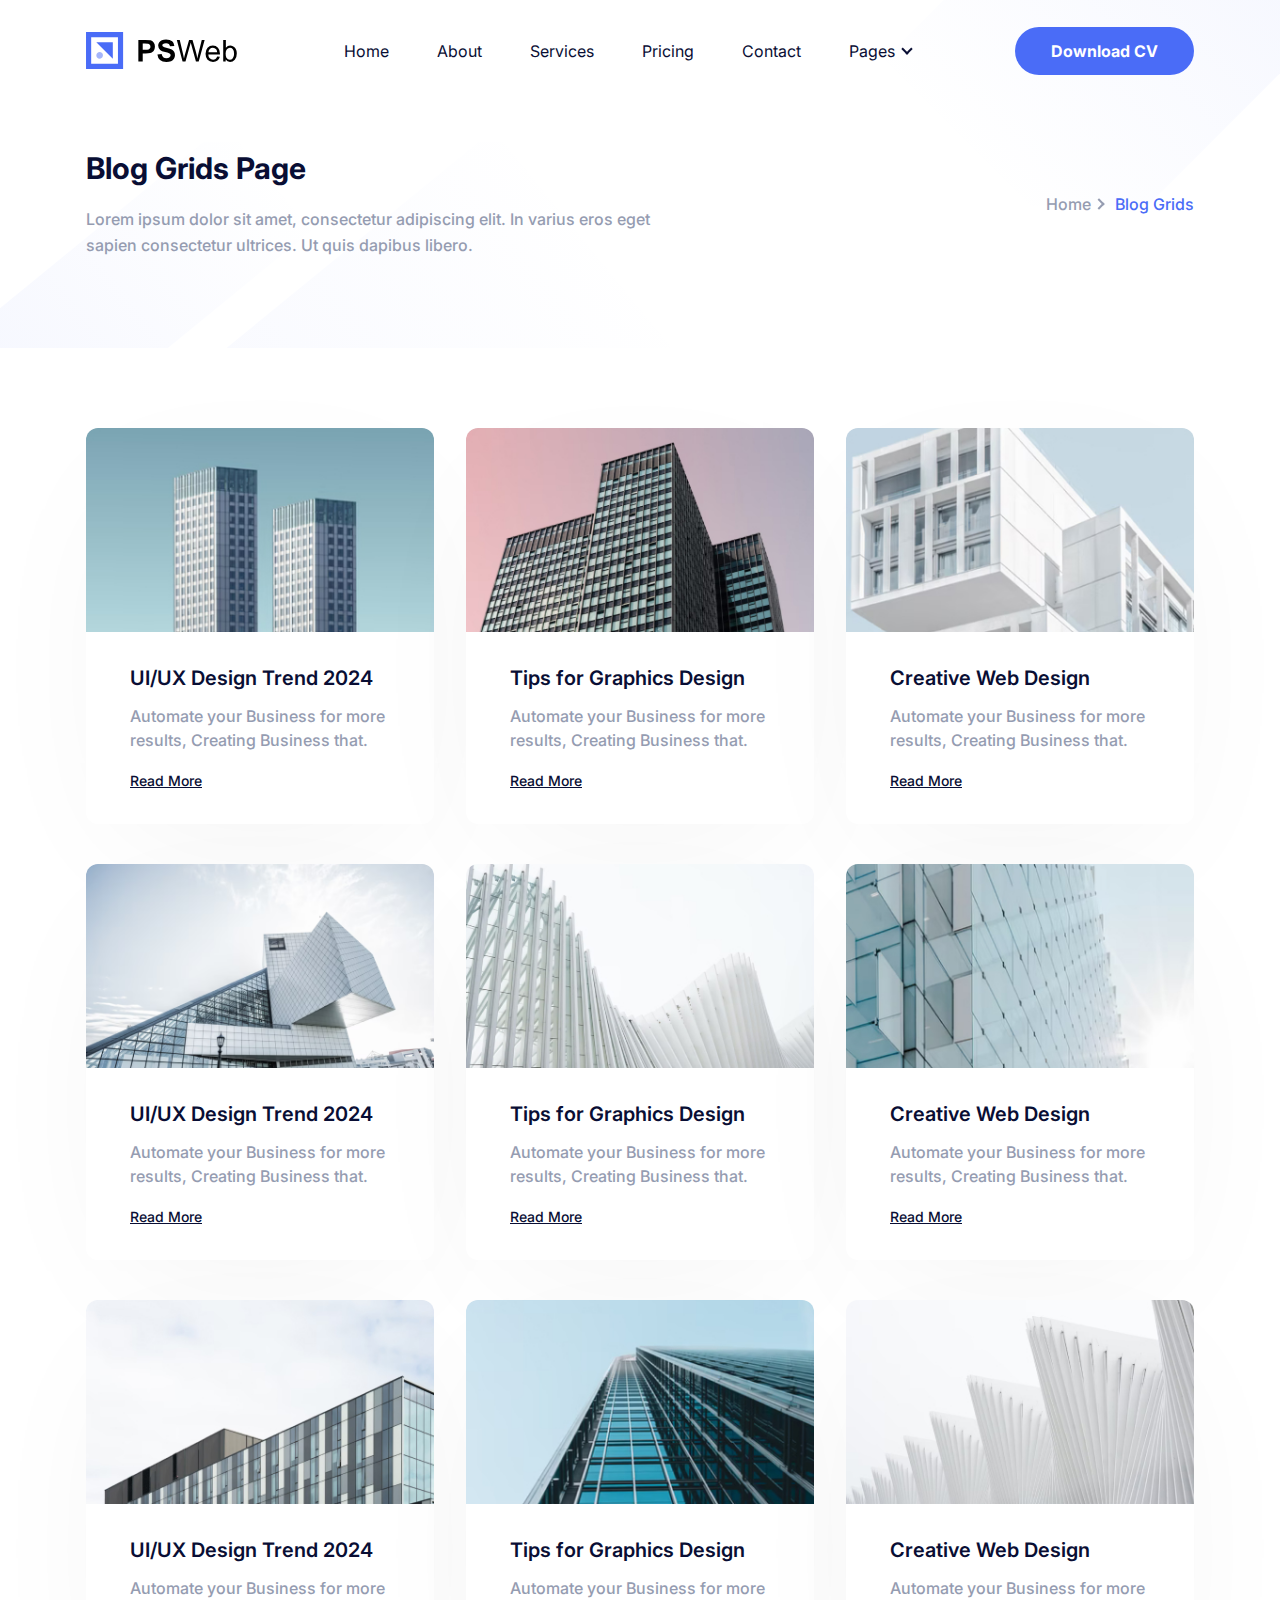
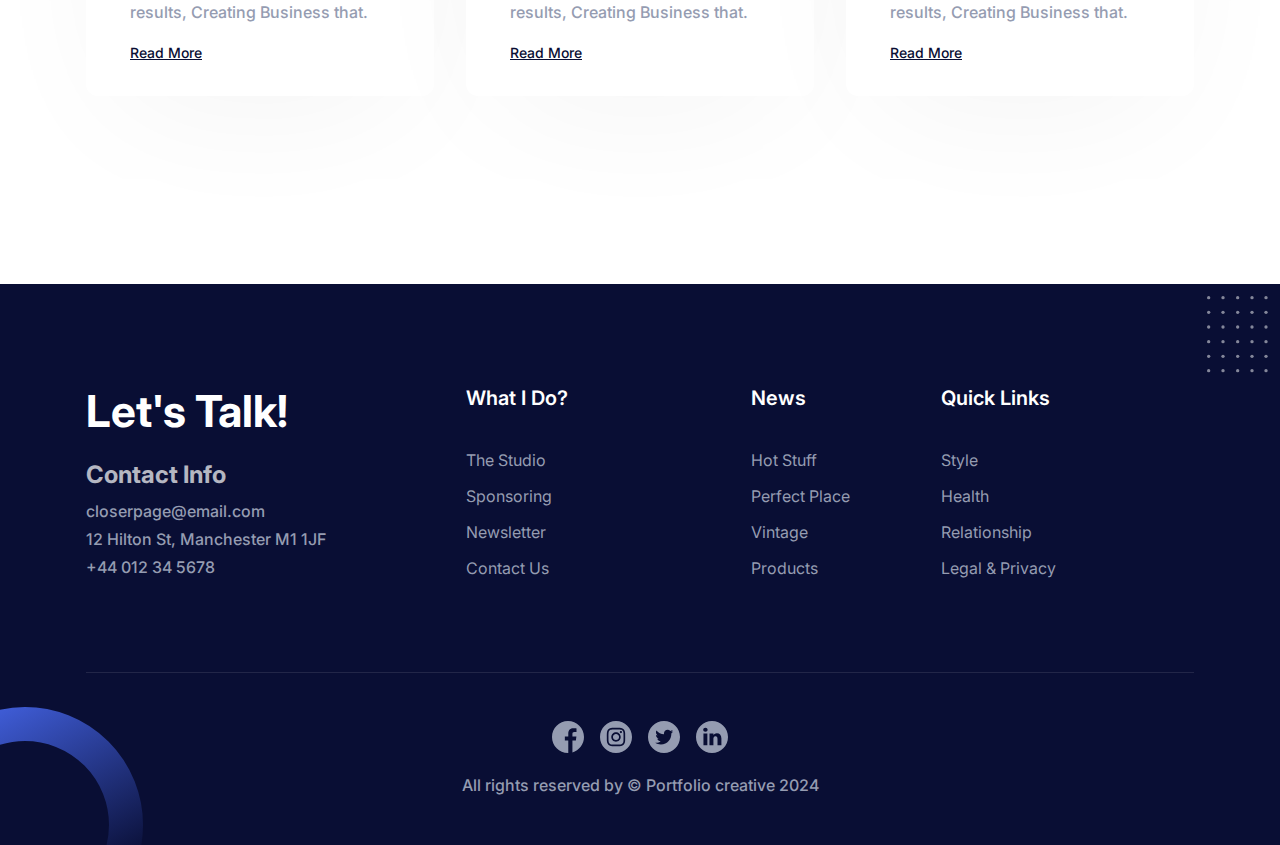
<file: blog-grids.html>
<!DOCTYPE html>
<html lang="en">
  <head>
    <meta charset="UTF-8" />
    <meta http-equiv="X-UA-Compatible" content="IE=edge" />
    <meta name="viewport" content="width=device-width, initial-scale=1.0" />
    <title>Blog Grids | Personal Portfolio Template</title>
  <link rel="icon" href="favicon.ico"><link href="style.css" rel="stylesheet"></head>
  <body>
    <!-- ====== Navbar Section Start -->
    <header class="header bg-transparent absolute top-0 left-0 z-40 w-full flex items-center transition">
      <div class="container">
        <div class="flex mx-[-16px] items-center justify-between relative">
          <div class="px-4 w-60 max-w-full">
            <a href="index.html" class="header-logo w-full block py-6 lg:py-8">
              <img src="src/images/logo/logo.svg" alt="logo" class="w-full" />
            </a>
          </div>
          <div class="flex px-4 justify-between items-center w-full">
            <div>
              <button
                id="navbarToggler"
                name="navbarToggler"
                aria-label="navbarToggler"
                class="block absolute right-4 top-1/2 translate-y-[-50%] lg:hidden focus:ring-2 ring-primary px-3 py-[6px] rounded-lg"
              >
                <span class="relative w-[30px] h-[2px] my-[6px] block bg-dark"></span>
                <span class="relative w-[30px] h-[2px] my-[6px] block bg-dark"></span>
                <span class="relative w-[30px] h-[2px] my-[6px] block bg-dark"></span>
              </button>
              <nav
                id="navbarCollapse"
                class="absolute py-5 lg:py-0 lg:px-4 xl:px-6 bg-white lg:bg-transparent shadow-lg rounded-lg max-w-[250px] w-full lg:max-w-full lg:w-full right-4 top-full hidden lg:block lg:static lg:shadow-none"
              >
                <ul class="blcok lg:flex">
                  <li class="relative group">
                    <a href="/#home" class="menu-scroll text-base text-black group-hover:text-primary py-2 lg:py-6 lg:inline-flex lg:px-0 flex mx-8 lg:mr-0"> Home </a>
                  </li>
                  <li class="relative group">
                    <a
                      href="/#about"
                      class="menu-scroll text-base text-black group-hover:text-primary py-2 lg:py-6 lg:inline-flex lg:px-0 flex mx-8 lg:mr-0 lg:ml-8 xl:ml-12"
                    >
                      About
                    </a>
                  </li>
                  <li class="relative group">
                    <a
                      href="/#services"
                      class="menu-scroll text-base text-black group-hover:text-primary py-2 lg:py-6 lg:inline-flex lg:px-0 flex mx-8 lg:mr-0 lg:ml-8 xl:ml-12"
                    >
                      Services
                    </a>
                  </li>
                  <li class="relative group">
                    <a
                      href="/#pricing"
                      class="menu-scroll text-base text-black group-hover:text-primary py-2 lg:py-6 lg:inline-flex lg:px-0 flex mx-8 lg:mr-0 lg:ml-8 xl:ml-12"
                    >
                      Pricing
                    </a>
                  </li>
                  <li class="relative group">
                    <a
                      href="/#contact"
                      class="menu-scroll text-base text-black group-hover:text-primary py-2 lg:py-6 lg:inline-flex lg:px-0 flex mx-8 lg:mr-0 lg:ml-8 xl:ml-12"
                    >
                      Contact
                    </a>
                  </li>
                  <li class="relative group submenu-item">
                    <a
                      href="javascript:void(0)"
                      class="text-base text-black group-hover:text-primary py-2 lg:py-6 lg:inline-flex lg:pl-0 lg:pr-4 flex mx-8 lg:mr-0 lg:ml-8 xl:ml-12 relative after:absolute after:w-2 after:h-2 after:border-b-2 after:border-r-2 after:border-current after:rotate-45 lg:after:right-0 after:right-1 after:top-1/2 after:translate-y-[-50%] after:mt-[-2px]"
                    >
                      Pages
                    </a>
                    <div
                      class="submenu hidden relative lg:absolute w-[250px] top-full lg:top-[110%] left-0 rounded-sm lg:shadow-lg p-4 lg:block lg:opacity-0 lg:invisible group-hover:opacity-100 lg:group-hover:visible lg:group-hover:top-full bg-white transition-[top] duration-300"
                    >
                      <a href="portfolio-details.html" class="block text-sm text-black rounded hover:text-primary py-[10px] px-4"> Portfolio Details Page </a>

                      <a href="blog-grids.html" class="block text-sm text-black rounded hover:text-primary py-[10px] px-4"> Blog Grids Page </a>
                      <a href="blog-details.html" class="block text-sm text-black rounded hover:text-primary py-[10px] px-4"> Blog Details Page </a>
                    </div>
                  </li>
                </ul>
              </nav>
            </div>
            <div class="sm:flex justify-end hidden pr-16 lg:pr-0">
              <a
                href="#contact"
                class="text-base font-bold text-white bg-primary rounded-full py-3 px-8 md:px-9 lg:px-8 xl:px-9 hover:shadow-signUp hover:bg-opacity-90 transition ease-in-out duration-300"
              >
                Download CV
              </a>
            </div>
          </div>
        </div>
      </div>
    </header>
    <!-- ====== Navbar Section End -->

    <!-- ====== Page Title Section Start -->
    <section class="relative z-10 pt-[150px] pb-[90px] mb-20 overflow-hidden">
      <div class="container">
        <div class="flex flex-wrap items-center mx-[-16px]">
          <div class="w-full md:w-8/12 lg:w-7/12 px-4">
            <div class="max-w-[570px] mb-12 md:mb-0">
              <h1 class="font-bold text-black text-2xl sm:text-3xl mb-5">Blog Grids Page</h1>
              <p class="font-medium text-base text-body-color leading-relaxed">
                Lorem ipsum dolor sit amet, consectetur adipiscing elit. In varius eros eget sapien consectetur ultrices. Ut quis dapibus libero.
              </p>
            </div>
          </div>
          <div class="w-full md:w-4/12 lg:w-5/12 px-4">
            <div class="text-end">
              <ul class="flex items-center md:justify-end">
                <li class="flex items-center">
                  <a href="index.html" class="font-medium text-base text-body-color pr-1 hover:text-primary"> Home </a>
                  <span class="block w-2 h-2 border-t-2 border-r-2 border-body-color rotate-45 mr-3"></span>
                </li>
                <li class="font-medium text-base text-primary">Blog Grids</li>
              </ul>
            </div>
          </div>
        </div>
      </div>
      <div>
        <span class="absolute bottom-0 left-0 z-[-1]">
          <svg width="730" height="206" viewBox="0 0 730 206" fill="none" xmlns="http://www.w3.org/2000/svg">
            <rect opacity="0.08" width="136.991" height="563.705" transform="matrix(0.632736 0.774368 0.774368 -0.632736 -201.278 330.677)" fill="url(#paint0_linear_0:1)" />
            <rect opacity="0.05" width="345.355" height="563.705" transform="matrix(0.632736 0.774368 0.774368 -0.632736 74 330.677)" fill="url(#paint1_linear_0:1)" />
            <defs>
              <linearGradient id="paint0_linear_0:1" x1="68.4956" y1="0" x2="68.4956" y2="563.705" gradientUnits="userSpaceOnUse">
                <stop stop-color="#4A6CF7" />
                <stop offset="1" stop-color="#4A6CF7" stop-opacity="0" />
              </linearGradient>
              <linearGradient id="paint1_linear_0:1" x1="172.678" y1="0" x2="172.678" y2="563.705" gradientUnits="userSpaceOnUse">
                <stop stop-color="#4A6CF7" />
                <stop offset="1" stop-color="#4A6CF7" stop-opacity="0" />
              </linearGradient>
            </defs>
          </svg>
        </span>
        <span class="absolute top-0 right-0 z-[-1]">
          <svg width="405" height="206" viewBox="0 0 405 206" fill="none" xmlns="http://www.w3.org/2000/svg">
            <rect opacity="0.08" width="289.718" height="563.705" transform="matrix(-0.707107 -0.707107 -0.707107 0.707107 603.461 -125.138)" fill="url(#paint0_linear_54:595)" />
            <defs>
              <linearGradient id="paint0_linear_54:595" x1="144.859" y1="0" x2="144.859" y2="563.705" gradientUnits="userSpaceOnUse">
                <stop stop-color="#4A6CF7" />
                <stop offset="1" stop-color="#4A6CF7" stop-opacity="0" />
              </linearGradient>
            </defs>
          </svg>
        </span>
      </div>
    </section>
    <!-- ====== Page Title Section End -->

    <!-- ====== Blog Section Start -->
    <section class="pb-20">
      <div class="container">
        <div class="flex flex-wrap mx-[-16px] justify-center">
          <div class="w-full lg:w-1/2 xl:w-1/3 px-4">
            <div class="bg-white rounded-xl overflow-hidden mb-10 shadow-blog">
              <a href="blog-details.html" class="block">
                <img src="src/images/news/news-1.jpg" alt="image" class="w-full" />
              </a>
              <div class="py-8 px-6 sm:px-11">
                <h3>
                  <a href="blog-details.html" class="font-semibold text-xl text-black hover:text-primary block mb-3 truncate"> UI/UX Design Trend 2024 </a>
                </h3>
                <p class="font-medium text-body-color text-base mb-4">Automate your Business for more results, Creating Business that.</p>
                <a href="blog-details.html" class="font-medium text-sm text-black underline hover:text-primary hover:no-underline"> Read More </a>
              </div>
            </div>
          </div>
          <div class="w-full lg:w-1/2 xl:w-1/3 px-4">
            <div class="bg-white rounded-xl overflow-hidden mb-10 shadow-blog">
              <a href="blog-details.html" class="block">
                <img src="src/images/news/news-2.jpg" alt="image" class="w-full" />
              </a>
              <div class="py-8 px-6 sm:px-11">
                <h3>
                  <a href="blog-details.html" class="font-semibold text-xl text-black hover:text-primary block mb-3 truncate"> Tips for Graphics Design </a>
                </h3>
                <p class="font-medium text-body-color text-base mb-4">Automate your Business for more results, Creating Business that.</p>
                <a href="blog-details.html" class="font-medium text-sm text-black underline hover:text-primary hover:no-underline"> Read More </a>
              </div>
            </div>
          </div>
          <div class="w-full lg:w-1/2 xl:w-1/3 px-4">
            <div class="bg-white rounded-xl overflow-hidden mb-10 shadow-blog">
              <a href="blog-details.html" class="block">
                <img src="src/images/news/news-3.jpg" alt="image" class="w-full" />
              </a>
              <div class="py-8 px-6 sm:px-11">
                <h3>
                  <a href="blog-details.html" class="font-semibold text-xl text-black hover:text-primary block mb-3 truncate"> Creative Web Design </a>
                </h3>
                <p class="font-medium text-body-color text-base mb-4">Automate your Business for more results, Creating Business that.</p>
                <a href="blog-details.html" class="font-medium text-sm text-black underline hover:text-primary hover:no-underline"> Read More </a>
              </div>
            </div>
          </div>
          <div class="w-full lg:w-1/2 xl:w-1/3 px-4">
            <div class="bg-white rounded-xl overflow-hidden mb-10 shadow-blog">
              <a href="blog-details.html" class="block">
                <img src="src/images/news/news-4.jpg" alt="image" class="w-full" />
              </a>
              <div class="py-8 px-6 sm:px-11">
                <h3>
                  <a href="blog-details.html" class="font-semibold text-xl text-black hover:text-primary block mb-3 truncate"> UI/UX Design Trend 2024 </a>
                </h3>
                <p class="font-medium text-body-color text-base mb-4">Automate your Business for more results, Creating Business that.</p>
                <a href="blog-details.html" class="font-medium text-sm text-black underline hover:text-primary hover:no-underline"> Read More </a>
              </div>
            </div>
          </div>
          <div class="w-full lg:w-1/2 xl:w-1/3 px-4">
            <div class="bg-white rounded-xl overflow-hidden mb-10 shadow-blog">
              <a href="blog-details.html" class="block">
                <img src="src/images/news/news-5.jpg" alt="image" class="w-full" />
              </a>
              <div class="py-8 px-6 sm:px-11">
                <h3>
                  <a href="blog-details.html" class="font-semibold text-xl text-black hover:text-primary block mb-3 truncate"> Tips for Graphics Design </a>
                </h3>
                <p class="font-medium text-body-color text-base mb-4">Automate your Business for more results, Creating Business that.</p>
                <a href="blog-details.html" class="font-medium text-sm text-black underline hover:text-primary hover:no-underline"> Read More </a>
              </div>
            </div>
          </div>
          <div class="w-full lg:w-1/2 xl:w-1/3 px-4">
            <div class="bg-white rounded-xl overflow-hidden mb-10 shadow-blog">
              <a href="blog-details.html" class="block">
                <img src="src/images/news/news-6.jpg" alt="image" class="w-full" />
              </a>
              <div class="py-8 px-6 sm:px-11">
                <h3>
                  <a href="blog-details.html" class="font-semibold text-xl text-black hover:text-primary block mb-3 truncate"> Creative Web Design </a>
                </h3>
                <p class="font-medium text-body-color text-base mb-4">Automate your Business for more results, Creating Business that.</p>
                <a href="blog-details.html" class="font-medium text-sm text-black underline hover:text-primary hover:no-underline"> Read More </a>
              </div>
            </div>
          </div>
          <div class="w-full lg:w-1/2 xl:w-1/3 px-4">
            <div class="bg-white rounded-xl overflow-hidden mb-10 shadow-blog">
              <a href="blog-details.html" class="block">
                <img src="src/images/news/news-7.jpg" alt="image" class="w-full" />
              </a>
              <div class="py-8 px-6 sm:px-11">
                <h3>
                  <a href="blog-details.html" class="font-semibold text-xl text-black hover:text-primary block mb-3 truncate"> UI/UX Design Trend 2024 </a>
                </h3>
                <p class="font-medium text-body-color text-base mb-4">Automate your Business for more results, Creating Business that.</p>
                <a href="blog-details.html" class="font-medium text-sm text-black underline hover:text-primary hover:no-underline"> Read More </a>
              </div>
            </div>
          </div>
          <div class="w-full lg:w-1/2 xl:w-1/3 px-4">
            <div class="bg-white rounded-xl overflow-hidden mb-10 shadow-blog">
              <a href="blog-details.html" class="block">
                <img src="src/images/news/news-8.jpg" alt="image" class="w-full" />
              </a>
              <div class="py-8 px-6 sm:px-11">
                <h3>
                  <a href="blog-details.html" class="font-semibold text-xl text-black hover:text-primary block mb-3 truncate"> Tips for Graphics Design </a>
                </h3>
                <p class="font-medium text-body-color text-base mb-4">Automate your Business for more results, Creating Business that.</p>
                <a href="blog-details.html" class="font-medium text-sm text-black underline hover:text-primary hover:no-underline"> Read More </a>
              </div>
            </div>
          </div>
          <div class="w-full lg:w-1/2 xl:w-1/3 px-4">
            <div class="bg-white rounded-xl overflow-hidden mb-10 shadow-blog">
              <a href="blog-details.html" class="block">
                <img src="src/images/news/news-9.jpg" alt="image" class="w-full" />
              </a>
              <div class="py-8 px-6 sm:px-11">
                <h3>
                  <a href="blog-details.html" class="font-semibold text-xl text-black hover:text-primary block mb-3 truncate"> Creative Web Design </a>
                </h3>
                <p class="font-medium text-body-color text-base mb-4">Automate your Business for more results, Creating Business that.</p>
                <a href="blog-details.html" class="font-medium text-sm text-black underline hover:text-primary hover:no-underline"> Read More </a>
              </div>
            </div>
          </div>
        </div>

        <div class="flex flex-wrap mx-[-16px] wow fadeInUp" data-wow-delay=".15s">
          <div class="w-full px-4">
            <ul class="flex items-center pt-8 justify-center">
              <li class="mx-1">
                <a
                  href="javascript:void(0)"
                  class="flex items-center justify-center rounded-sm bg-body-color bg-opacity-[15%] hover:bg-primary hover:bg-opacity-100 transition hover:text-white text-body-color px-4 text-sm min-w-[36px] h-9"
                >
                  Prev
                </a>
              </li>
              <li class="mx-1">
                <a
                  href="javascript:void(0)"
                  class="flex items-center justify-center rounded-sm bg-body-color bg-opacity-[15%] hover:bg-primary hover:bg-opacity-100 transition hover:text-white text-body-color px-4 text-sm min-w-[36px] h-9"
                >
                  1
                </a>
              </li>
              <li class="mx-1">
                <a
                  href="javascript:void(0)"
                  class="flex items-center justify-center rounded-sm bg-body-color bg-opacity-[15%] hover:bg-primary hover:bg-opacity-100 transition hover:text-white text-body-color px-4 text-sm min-w-[36px] h-9"
                >
                  2
                </a>
              </li>
              <li class="mx-1">
                <a
                  href="javascript:void(0)"
                  class="flex items-center justify-center rounded-sm bg-body-color bg-opacity-[15%] hover:bg-primary hover:bg-opacity-100 transition hover:text-white text-body-color px-4 text-sm min-w-[36px] h-9"
                >
                  3
                </a>
              </li>
              <li class="mx-1">
                <a
                  href="javascript:void(0)"
                  class="flex items-center justify-center rounded-sm bg-body-color bg-opacity-[15%] text-body-color px-4 text-sm min-w-[36px] h-9 cursor-not-allowed"
                >
                  ...
                </a>
              </li>
              <li class="mx-1">
                <a
                  href="javascript:void(0)"
                  class="flex items-center justify-center rounded-sm bg-body-color bg-opacity-[15%] hover:bg-primary hover:bg-opacity-100 transition hover:text-white text-body-color px-4 text-sm min-w-[36px] h-9"
                >
                  12
                </a>
              </li>
              <li class="mx-1">
                <a
                  href="javascript:void(0)"
                  class="flex items-center justify-center rounded-sm bg-body-color bg-opacity-[15%] hover:bg-primary hover:bg-opacity-100 transition hover:text-white text-body-color px-4 text-sm min-w-[36px] h-9"
                >
                  Next
                </a>
              </li>
            </ul>
          </div>
        </div>
      </div>
    </section>
    <!-- ====== Blog Section End -->

    <!-- ====== Footer Section Start  -->
    <footer class="bg-black pt-[100px] pb-12 relative z-10">
      <div class="container">
        <div class="flex flex-wrap -mx-4">
          <div class="w-full md:w-1/2 lg:w-4/12 px-4">
            <div class="mb-10">
              <h2 class="font-bold text-white text-[44px] leading-tight mb-5">Let's Talk!</h2>
              <h3 class="font-bold text-white opacity-70 text-2xl mb-2">Contact Info</h3>
              <p class="font-medium text-base text-body-color mb-1">closerpage@email.com</p>
              <p class="font-medium text-base text-body-color mb-1">12 Hilton St, Manchester M1 1JF</p>
              <p class="font-medium text-base text-body-color mb-1">+44 012 34 5678</p>
            </div>
          </div>
          <div class="w-full md:w-1/2 lg:w-3/12 px-4">
            <div class="mb-10">
              <h3 class="font-semibold text-white text-xl mb-9">What I Do?</h3>
              <ul>
                <li>
                  <a href="javascript:void(0)" class="inline-block text-base text-body-color mb-3 hover:text-primary"> The Studio </a>
                </li>
                <li>
                  <a href="javascript:void(0)" class="inline-block text-base text-body-color mb-3 hover:text-primary"> Sponsoring </a>
                </li>
                <li>
                  <a href="javascript:void(0)" class="inline-block text-base text-body-color mb-3 hover:text-primary"> Newsletter </a>
                </li>
                <li>
                  <a href="javascript:void(0)" class="inline-block text-base text-body-color mb-3 hover:text-primary"> Contact Us </a>
                </li>
              </ul>
            </div>
          </div>
          <div class="w-full md:w-1/2 lg:w-2/12 px-4">
            <div class="mb-10">
              <h3 class="font-semibold text-white text-xl mb-9">News</h3>
              <ul>
                <li>
                  <a href="javascript:void(0)" class="inline-block text-base text-body-color mb-3 hover:text-primary"> Hot Stuff </a>
                </li>
                <li>
                  <a href="javascript:void(0)" class="inline-block text-base text-body-color mb-3 hover:text-primary"> Perfect Place </a>
                </li>
                <li>
                  <a href="javascript:void(0)" class="inline-block text-base text-body-color mb-3 hover:text-primary"> Vintage </a>
                </li>
                <li>
                  <a href="javascript:void(0)" class="inline-block text-base text-body-color mb-3 hover:text-primary"> Products </a>
                </li>
              </ul>
            </div>
          </div>
          <div class="w-full md:w-1/2 lg:w-3/12 px-4">
            <div class="mb-10">
              <h3 class="font-semibold text-white text-xl mb-9">Quick Links</h3>
              <ul>
                <li>
                  <a href="javascript:void(0)" class="inline-block text-base text-body-color mb-3 hover:text-primary"> Style </a>
                </li>
                <li>
                  <a href="javascript:void(0)" class="inline-block text-base text-body-color mb-3 hover:text-primary"> Health </a>
                </li>
                <li>
                  <a href="javascript:void(0)" class="inline-block text-base text-body-color mb-3 hover:text-primary"> Relationship </a>
                </li>
                <li>
                  <a href="javascript:void(0)" class="inline-block text-base text-body-color mb-3 hover:text-primary"> Legal & Privacy </a>
                </li>
              </ul>
            </div>
          </div>
        </div>

        <div class="mt-10 pt-12 border-t border-white border-opacity-10">
          <div class="flex items-center justify-center mb-5">
            <a
              href="javascript:void(0)"
              class="flex items-center justify-center w-8 h-8 founded-full mx-2 text-body-color hover:text-primary"
              aria-label="social-link"
              name="social-link"
            >
              <svg width="32" height="32" viewBox="0 0 32 32" class="fill-current" xmlns="http://www.w3.org/2000/svg">
                <path
                  d="M32 16C32 7.1625 24.8375 0 16 0C7.1625 0 0 7.1625 0 16C0 24.8375 7.1625 32 16 32C16.0938 32 16.1875 32 16.2812 31.9937V19.5438H12.8438V15.5375H16.2812V12.5875C16.2812 9.16875 18.3688 7.30625 21.4188 7.30625C22.8813 7.30625 24.1375 7.4125 24.5 7.4625V11.0375H22.4C20.7437 11.0375 20.4188 11.825 20.4188 12.9812V15.5312H24.3875L23.8687 19.5375H20.4188V31.3813C27.1063 29.4625 32 23.3062 32 16Z"
                />
              </svg>
            </a>
            <a
              href="javascript:void(0)"
              class="flex items-center justify-center w-8 h-8 founded-full mx-2 text-body-color hover:text-primary"
              aria-label="social-link"
              name="social-link"
            >
              <svg width="32" height="32" viewBox="0 0 32 32" class="fill-current">
                <path
                  d="M19.0625 16C19.0625 17.6914 17.6914 19.0625 16 19.0625C14.3086 19.0625 12.9375 17.6914 12.9375 16C12.9375 14.3086 14.3086 12.9375 16 12.9375C17.6914 12.9375 19.0625 14.3086 19.0625 16Z"
                />
                <path
                  d="M23.1621 10.5813C23.0149 10.1824 22.78 9.82129 22.4749 9.5249C22.1785 9.21973 21.8176 8.98486 21.4185 8.83765C21.0947 8.71191 20.6084 8.56226 19.7126 8.52148C18.7437 8.47729 18.4531 8.46777 16 8.46777C13.5466 8.46777 13.2561 8.47705 12.2874 8.52124C11.3916 8.56226 10.905 8.71191 10.5815 8.83765C10.1824 8.98486 9.82129 9.21973 9.52515 9.5249C9.21997 9.82129 8.98511 10.1821 8.83765 10.5813C8.71191 10.905 8.56226 11.3916 8.52148 12.2874C8.47729 13.2561 8.46777 13.5466 8.46777 16C8.46777 18.4531 8.47729 18.7437 8.52148 19.7126C8.56226 20.6084 8.71191 21.0947 8.83765 21.4185C8.98511 21.8176 9.21973 22.1785 9.5249 22.4749C9.82129 22.78 10.1821 23.0149 10.5813 23.1621C10.905 23.2881 11.3916 23.4377 12.2874 23.4785C13.2561 23.5227 13.5464 23.532 15.9998 23.532C18.4534 23.532 18.7439 23.5227 19.7124 23.4785C20.6082 23.4377 21.0947 23.2881 21.4185 23.1621C22.2197 22.853 22.853 22.2197 23.1621 21.4185C23.2878 21.0947 23.4375 20.6084 23.4785 19.7126C23.5227 18.7437 23.532 18.4531 23.532 16C23.532 13.5466 23.5227 13.2561 23.4785 12.2874C23.4377 11.3916 23.2881 10.905 23.1621 10.5813ZM16 20.7175C13.3943 20.7175 11.282 18.6055 11.282 15.9998C11.282 13.394 13.3943 11.282 16 11.282C18.6055 11.282 20.7178 13.394 20.7178 15.9998C20.7178 18.6055 18.6055 20.7175 16 20.7175ZM20.9043 12.198C20.2954 12.198 19.8018 11.7043 19.8018 11.0955C19.8018 10.4866 20.2954 9.99292 20.9043 9.99292C21.5132 9.99292 22.0068 10.4866 22.0068 11.0955C22.0066 11.7043 21.5132 12.198 20.9043 12.198Z"
                />
                <path
                  d="M16 0C7.16479 0 0 7.16479 0 16C0 24.8352 7.16479 32 16 32C24.8352 32 32 24.8352 32 16C32 7.16479 24.8352 0 16 0ZM25.1321 19.7878C25.0876 20.7659 24.9321 21.4336 24.7051 22.0181C24.2278 23.2522 23.2522 24.2278 22.0181 24.7051C21.4338 24.9321 20.7659 25.0874 19.7881 25.1321C18.8083 25.1768 18.4954 25.1875 16.0002 25.1875C13.5049 25.1875 13.1921 25.1768 12.2122 25.1321C11.2344 25.0874 10.5664 24.9321 9.98218 24.7051C9.3689 24.4744 8.81372 24.1128 8.35474 23.6453C7.88745 23.1865 7.52588 22.6311 7.29517 22.0181C7.06812 21.4338 6.9126 20.7659 6.86816 19.7881C6.823 18.8081 6.8125 18.4951 6.8125 16C6.8125 13.5049 6.823 13.1919 6.86792 12.2122C6.91235 11.2341 7.06763 10.5664 7.29468 9.98193C7.52539 9.3689 7.88721 8.81348 8.35474 8.35474C8.81348 7.88721 9.3689 7.52563 9.98193 7.29492C10.5664 7.06787 11.2341 6.9126 12.2122 6.86792C13.1919 6.82324 13.5049 6.8125 16 6.8125C18.4951 6.8125 18.8081 6.82324 19.7878 6.86816C20.7659 6.9126 21.4336 7.06787 22.0181 7.29468C22.6311 7.52539 23.1865 7.88721 23.6455 8.35474C24.1128 8.81372 24.4746 9.3689 24.7051 9.98193C24.9324 10.5664 25.0876 11.2341 25.1323 12.2122C25.177 13.1919 25.1875 13.5049 25.1875 16C25.1875 18.4951 25.177 18.8081 25.1321 19.7878Z"
                />
              </svg>
            </a>
            <a
              href="javascript:void(0)"
              class="flex items-center justify-center w-8 h-8 founded-full mx-2 text-body-color hover:text-primary"
              aria-label="social-link"
              name="social-link"
            >
              <svg width="32" height="32" viewBox="0 0 32 32" class="fill-current">
                <path
                  d="M16 0C7.16479 0 0 7.16479 0 16C0 24.8352 7.16479 32 16 32C24.8352 32 32 24.8352 32 16C32 7.16479 24.8352 0 16 0ZM23.3054 12.4751C23.3125 12.6326 23.3159 12.7908 23.3159 12.9497C23.3159 17.8025 19.6221 23.3984 12.8669 23.3987H12.8672H12.8669C10.793 23.3987 8.86304 22.7908 7.23779 21.749C7.52515 21.783 7.81763 21.7998 8.11377 21.7998C9.83447 21.7998 11.418 21.2129 12.675 20.2278C11.0674 20.198 9.71191 19.1362 9.24414 17.677C9.46802 17.72 9.69824 17.7434 9.93433 17.7434C10.2695 17.7434 10.5942 17.6982 10.9028 17.614C9.22241 17.2776 7.95654 15.7925 7.95654 14.0142C7.95654 13.9976 7.95654 13.9827 7.95703 13.9673C8.4519 14.2424 9.01782 14.408 9.62036 14.4265C8.63428 13.7686 7.98608 12.6438 7.98608 11.3696C7.98608 10.6968 8.16797 10.0664 8.4834 9.52368C10.2944 11.7458 13.001 13.2073 16.0532 13.3608C15.9902 13.0918 15.9578 12.8115 15.9578 12.5234C15.9578 10.4961 17.6025 8.85132 19.6306 8.85132C20.687 8.85132 21.6411 9.29785 22.3113 10.0117C23.1479 9.84668 23.9336 9.54102 24.6433 9.12036C24.3687 9.97754 23.7866 10.6968 23.0283 11.1516C23.7712 11.0627 24.4792 10.8657 25.1372 10.5732C24.6458 11.3098 24.0225 11.9568 23.3054 12.4751Z"
                />
              </svg>
            </a>
            <a
              href="javascript:void(0)"
              class="flex items-center justify-center w-8 h-8 founded-full mx-2 text-body-color hover:text-primary"
              aria-label="social-link"
              name="social-link"
            >
              <svg width="32" height="32" viewBox="0 0 32 32" class="fill-current">
                <path
                  d="M16 0C7.16479 0 0 7.16479 0 16C0 24.8352 7.16479 32 16 32C24.8352 32 32 24.8352 32 16C32 7.16479 24.8352 0 16 0ZM11.3506 24.1875H7.45386V12.4641H11.3506V24.1875ZM9.40234 10.8633H9.37695C8.06934 10.8633 7.22363 9.96313 7.22363 8.83813C7.22363 7.68774 8.09521 6.8125 9.42822 6.8125C10.7612 6.8125 11.5815 7.68774 11.6069 8.83813C11.6069 9.96313 10.7612 10.8633 9.40234 10.8633ZM25.4014 24.1875H21.5051V17.9158C21.5051 16.3396 20.9409 15.2646 19.531 15.2646C18.4546 15.2646 17.8135 15.9897 17.5317 16.6897C17.4287 16.9402 17.4036 17.2903 17.4036 17.6406V24.1875H13.5071C13.5071 24.1875 13.5581 13.564 13.5071 12.4641H17.4036V14.124C17.9214 13.3252 18.8479 12.189 20.9153 12.189C23.479 12.189 25.4014 13.8645 25.4014 17.4653V24.1875Z"
                />
              </svg>
            </a>
          </div>
          <p class="font-medium text-base text-body-color text-center">All rights reserved by © Portfolio creative 2024</p>
        </div>
      </div>

      <div class="absolute left-0 bottom-0 -z-1" aria-label="shape" name="shape">
        <span class="hidden">shape</span>
        <svg width="143" height="138" viewBox="0 0 143 138" fill="none" xmlns="http://www.w3.org/2000/svg">
          <circle cx="25" cy="118" r="101" stroke="url(#paint0_linear_52:83)" stroke-width="34" />
          <defs>
            <linearGradient id="paint0_linear_52:83" x1="-12.7969" y1="-37.3359" x2="99.2109" y2="173.773" gradientUnits="userSpaceOnUse">
              <stop stop-color="#4A6CF7" />
              <stop offset="1" stop-color="#4A6CF7" stop-opacity="0" />
            </linearGradient>
          </defs>
        </svg>
      </div>
      <div class="absolute right-3 top-3 -z-1" aria-label="shape" name="shape">
        <span class="hidden">shape</span>
        <svg width="61" height="77" viewBox="0 0 61 77" fill="none" xmlns="http://www.w3.org/2000/svg">
          <g opacity="0.5">
            <circle cx="45.0001" cy="1.66667" r="1.66667" transform="rotate(90 45.0001 1.66667)" fill="white" />
            <circle cx="16.0001" cy="1.66667" r="1.66667" transform="rotate(90 16.0001 1.66667)" fill="white" />
            <circle cx="59.0001" cy="1.66667" r="1.66667" transform="rotate(90 59.0001 1.66667)" fill="white" />
            <circle cx="30.6668" cy="1.66667" r="1.66667" transform="rotate(90 30.6668 1.66667)" fill="white" />
            <circle cx="1.66683" cy="1.66667" r="1.66667" transform="rotate(90 1.66683 1.66667)" fill="white" />
            <circle cx="45.0001" cy="16.3332" r="1.66667" transform="rotate(90 45.0001 16.3332)" fill="white" />
            <circle cx="16.0001" cy="16.3332" r="1.66667" transform="rotate(90 16.0001 16.3332)" fill="white" />
            <circle cx="59.0001" cy="16.3332" r="1.66667" transform="rotate(90 59.0001 16.3332)" fill="white" />
            <circle cx="30.6668" cy="16.3332" r="1.66667" transform="rotate(90 30.6668 16.3332)" fill="white" />
            <circle cx="1.66683" cy="16.3332" r="1.66667" transform="rotate(90 1.66683 16.3332)" fill="white" />
            <circle cx="45.0001" cy="31.0002" r="1.66667" transform="rotate(90 45.0001 31.0002)" fill="white" />
            <circle cx="45.0001" cy="74.6667" r="1.66667" transform="rotate(90 45.0001 74.6667)" fill="white" />
            <circle cx="16.0001" cy="31.0002" r="1.66667" transform="rotate(90 16.0001 31.0002)" fill="white" />
            <circle cx="16.0001" cy="74.6667" r="1.66667" transform="rotate(90 16.0001 74.6667)" fill="white" />
            <circle cx="59.0001" cy="31.0002" r="1.66667" transform="rotate(90 59.0001 31.0002)" fill="white" />
            <circle cx="59.0001" cy="74.6667" r="1.66667" transform="rotate(90 59.0001 74.6667)" fill="white" />
            <circle cx="30.6668" cy="31.0002" r="1.66667" transform="rotate(90 30.6668 31.0002)" fill="white" />
            <circle cx="30.6668" cy="74.6667" r="1.66667" transform="rotate(90 30.6668 74.6667)" fill="white" />
            <circle cx="1.66683" cy="31.0002" r="1.66667" transform="rotate(90 1.66683 31.0002)" fill="white" />
            <circle cx="1.66683" cy="74.6667" r="1.66667" transform="rotate(90 1.66683 74.6667)" fill="white" />
            <circle cx="45.0001" cy="45.6667" r="1.66667" transform="rotate(90 45.0001 45.6667)" fill="white" />
            <circle cx="16.0001" cy="45.6667" r="1.66667" transform="rotate(90 16.0001 45.6667)" fill="white" />
            <circle cx="59.0001" cy="45.6667" r="1.66667" transform="rotate(90 59.0001 45.6667)" fill="white" />
            <circle cx="30.6668" cy="45.6667" r="1.66667" transform="rotate(90 30.6668 45.6667)" fill="white" />
            <circle cx="1.66683" cy="45.6667" r="1.66667" transform="rotate(90 1.66683 45.6667)" fill="white" />
            <circle cx="45.0001" cy="60.3332" r="1.66667" transform="rotate(90 45.0001 60.3332)" fill="white" />
            <circle cx="16.0001" cy="60.3332" r="1.66667" transform="rotate(90 16.0001 60.3332)" fill="white" />
            <circle cx="59.0001" cy="60.3332" r="1.66667" transform="rotate(90 59.0001 60.3332)" fill="white" />
            <circle cx="30.6668" cy="60.3332" r="1.66667" transform="rotate(90 30.6668 60.3332)" fill="white" />
            <circle cx="1.66683" cy="60.3332" r="1.66667" transform="rotate(90 1.66683 60.3332)" fill="white" />
          </g>
        </svg>
      </div>
    </footer>
    <!-- ====== Footer Section End  -->

    <!-- ====== Back To Top Start -->
    <a
      href="javascript:void(0)"
      class="hidden items-center justify-center bg-primary text-white w-10 h-10 rounded-sm fixed bottom-8 right-8 left-auto z-[999] hover:shadow-signUp transition back-to-top shadow-md"
    >
      <span class="w-3 h-3 border-t border-l border-white rotate-45 mt-[6px]"></span>
    </a>
    <!-- ====== Back To Top End -->
  <script defer src="bundle.js"></script></body>
</html>
</file>
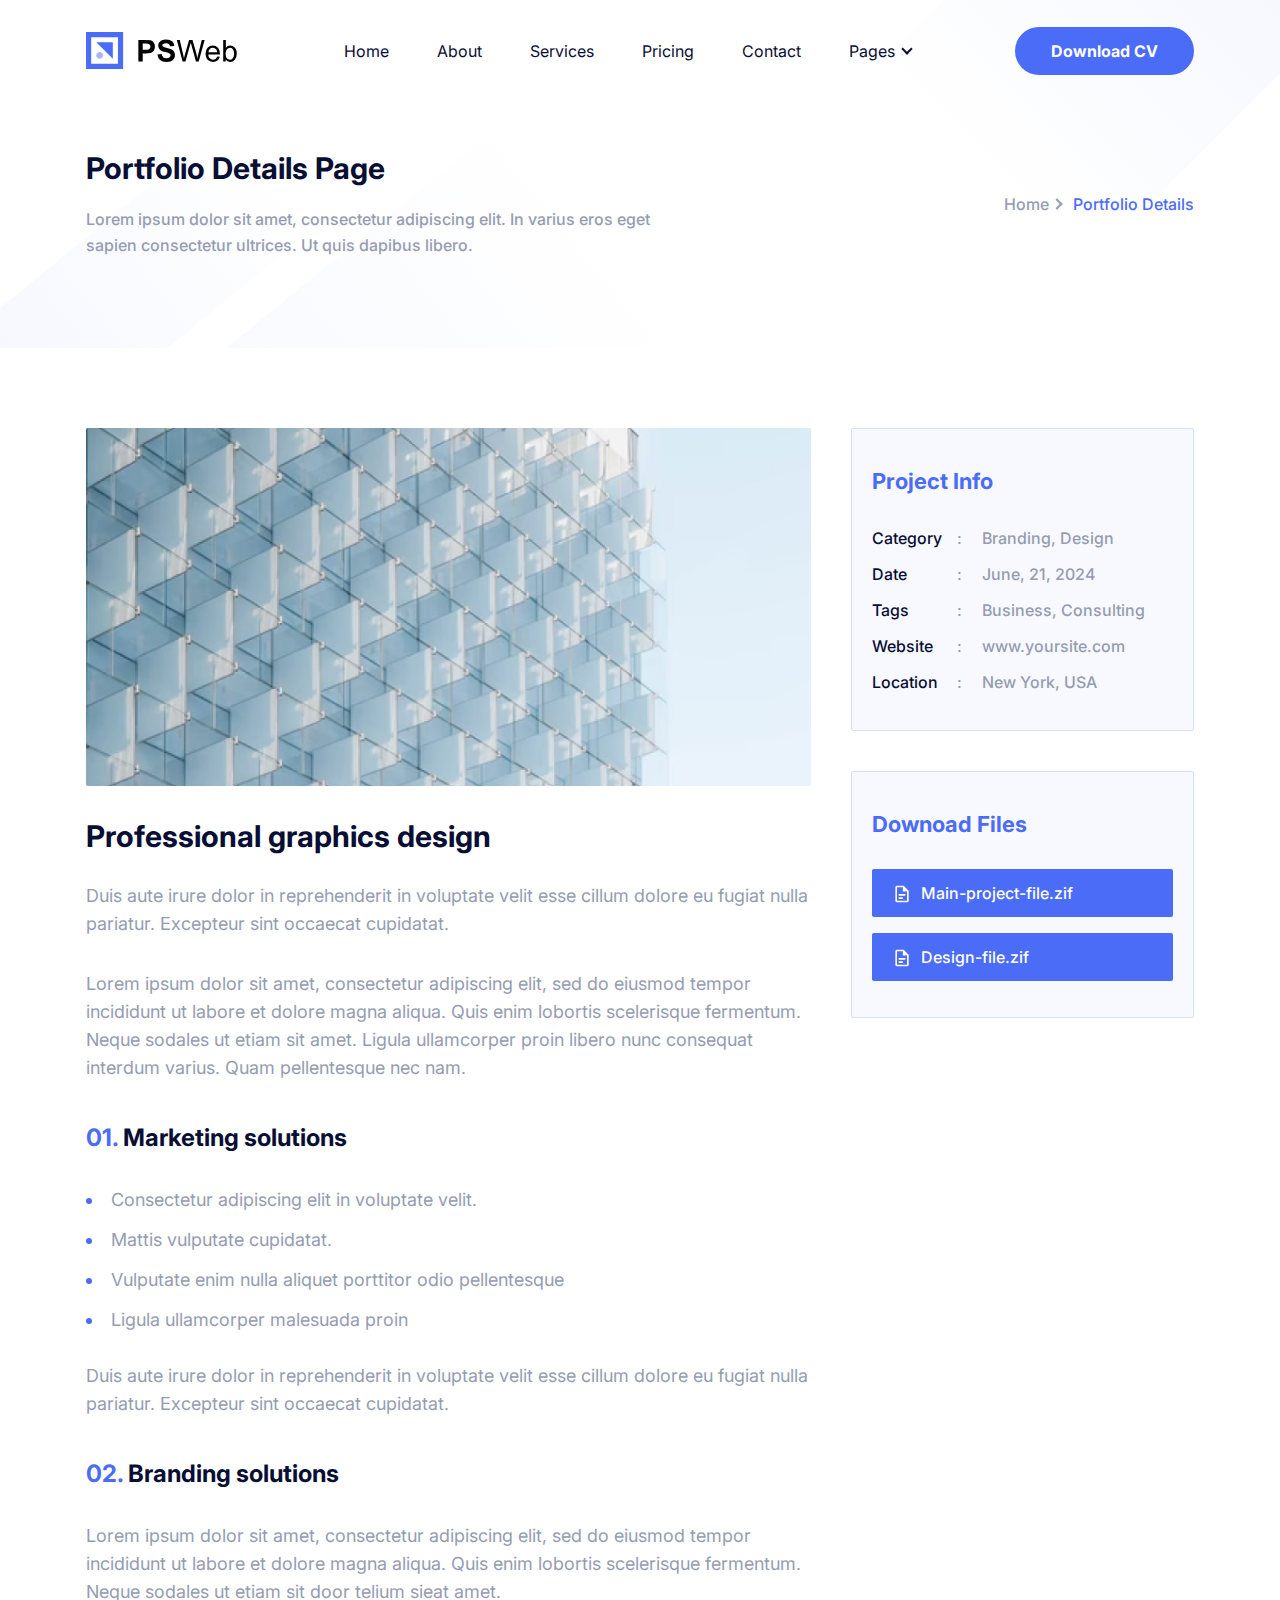
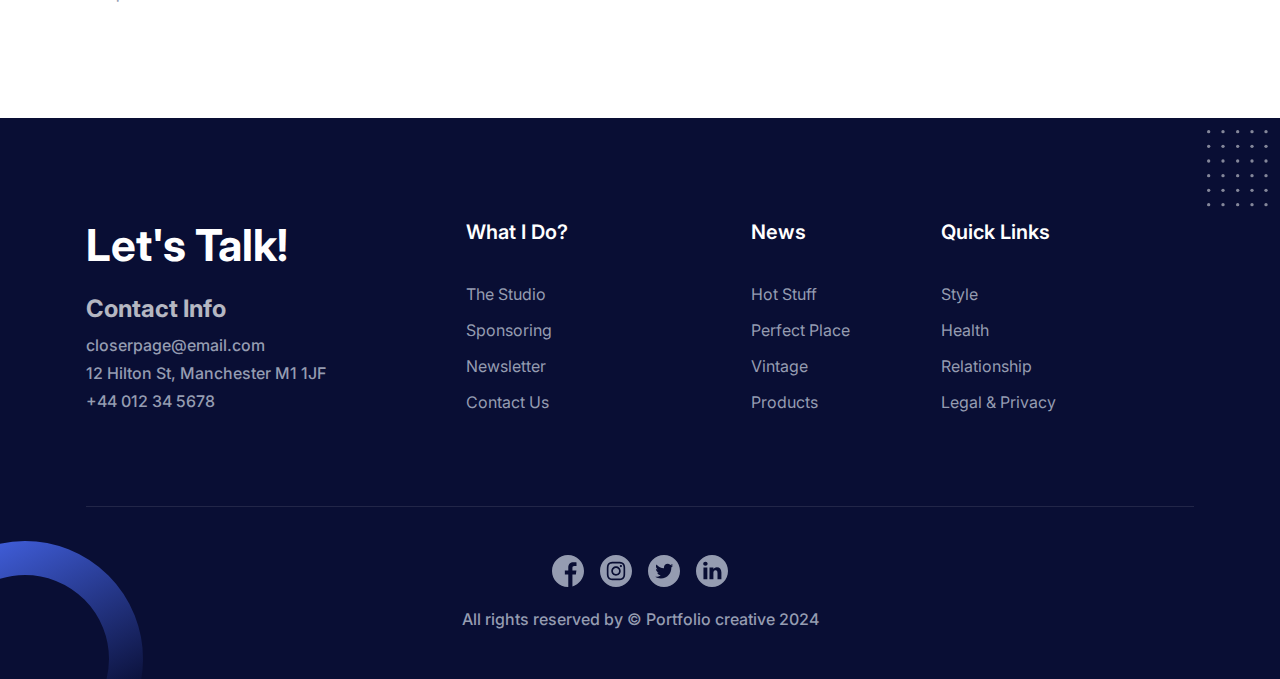
<file: portfolio-details.html>
<!DOCTYPE html>
<html lang="en">
  <head>
    <meta charset="UTF-8" />
    <meta http-equiv="X-UA-Compatible" content="IE=edge" />
    <meta name="viewport" content="width=device-width, initial-scale=1.0" />
    <title>Portfolio Details | Personal Portfolio Template</title>
  <link rel="icon" href="favicon.ico"><link href="style.css" rel="stylesheet"></head>
  <body>
    <!-- ====== Navbar Section Start -->
    <header class="header bg-transparent absolute top-0 left-0 z-40 w-full flex items-center transition">
      <div class="container">
        <div class="flex mx-[-16px] items-center justify-between relative">
          <div class="px-4 w-60 max-w-full">
            <a href="index.html" class="header-logo w-full block py-6 lg:py-8">
              <img src="src/images/logo/logo.svg" alt="logo" class="w-full" />
            </a>
          </div>
          <div class="flex px-4 justify-between items-center w-full">
            <div>
              <button
                id="navbarToggler"
                name="navbarToggler"
                aria-label="navbarToggler"
                class="block absolute right-4 top-1/2 translate-y-[-50%] lg:hidden focus:ring-2 ring-primary px-3 py-[6px] rounded-lg"
              >
                <span class="relative w-[30px] h-[2px] my-[6px] block bg-dark"></span>
                <span class="relative w-[30px] h-[2px] my-[6px] block bg-dark"></span>
                <span class="relative w-[30px] h-[2px] my-[6px] block bg-dark"></span>
              </button>
              <nav
                id="navbarCollapse"
                class="absolute py-5 lg:py-0 lg:px-4 xl:px-6 bg-white lg:bg-transparent shadow-lg rounded-lg max-w-[250px] w-full lg:max-w-full lg:w-full right-4 top-full hidden lg:block lg:static lg:shadow-none"
              >
                <ul class="blcok lg:flex">
                  <li class="relative group">
                    <a href="/#home" class="menu-scroll text-base text-black group-hover:text-primary py-2 lg:py-6 lg:inline-flex lg:px-0 flex mx-8 lg:mr-0"> Home </a>
                  </li>
                  <li class="relative group">
                    <a
                      href="/#about"
                      class="menu-scroll text-base text-black group-hover:text-primary py-2 lg:py-6 lg:inline-flex lg:px-0 flex mx-8 lg:mr-0 lg:ml-8 xl:ml-12"
                    >
                      About
                    </a>
                  </li>
                  <li class="relative group">
                    <a
                      href="/#services"
                      class="menu-scroll text-base text-black group-hover:text-primary py-2 lg:py-6 lg:inline-flex lg:px-0 flex mx-8 lg:mr-0 lg:ml-8 xl:ml-12"
                    >
                      Services
                    </a>
                  </li>
                  <li class="relative group">
                    <a
                      href="/#pricing"
                      class="menu-scroll text-base text-black group-hover:text-primary py-2 lg:py-6 lg:inline-flex lg:px-0 flex mx-8 lg:mr-0 lg:ml-8 xl:ml-12"
                    >
                      Pricing
                    </a>
                  </li>
                  <li class="relative group">
                    <a
                      href="/#contact"
                      class="menu-scroll text-base text-black group-hover:text-primary py-2 lg:py-6 lg:inline-flex lg:px-0 flex mx-8 lg:mr-0 lg:ml-8 xl:ml-12"
                    >
                      Contact
                    </a>
                  </li>
                  <li class="relative group submenu-item">
                    <a
                      href="javascript:void(0)"
                      class="text-base text-black group-hover:text-primary py-2 lg:py-6 lg:inline-flex lg:pl-0 lg:pr-4 flex mx-8 lg:mr-0 lg:ml-8 xl:ml-12 relative after:absolute after:w-2 after:h-2 after:border-b-2 after:border-r-2 after:border-current after:rotate-45 lg:after:right-0 after:right-1 after:top-1/2 after:translate-y-[-50%] after:mt-[-2px]"
                    >
                      Pages
                    </a>
                    <div
                      class="submenu hidden relative lg:absolute w-[250px] top-full lg:top-[110%] left-0 rounded-sm lg:shadow-lg p-4 lg:block lg:opacity-0 lg:invisible group-hover:opacity-100 lg:group-hover:visible lg:group-hover:top-full bg-white transition-[top] duration-300"
                    >
                      <a href="portfolio-details.html" class="block text-sm text-black rounded hover:text-primary py-[10px] px-4"> Portfolio Details Page </a>

                      <a href="blog-grids.html" class="block text-sm text-black rounded hover:text-primary py-[10px] px-4"> Blog Grids Page </a>
                      <a href="blog-details.html" class="block text-sm text-black rounded hover:text-primary py-[10px] px-4"> Blog Details Page </a>
                    </div>
                  </li>
                </ul>
              </nav>
            </div>
            <div class="sm:flex justify-end hidden pr-16 lg:pr-0">
              <a
                href="#contact"
                class="text-base font-bold text-white bg-primary rounded-full py-3 px-8 md:px-9 lg:px-8 xl:px-9 hover:shadow-signUp hover:bg-opacity-90 transition ease-in-out duration-300"
              >
                Download CV
              </a>
            </div>
          </div>
        </div>
      </div>
    </header>
    <!-- ====== Navbar Section End -->

    <!-- ====== Page Title Section Start -->
    <section class="relative z-10 pt-[150px] pb-[90px] mb-20 overflow-hidden">
      <div class="container">
        <div class="flex flex-wrap items-center mx-[-16px]">
          <div class="w-full md:w-8/12 lg:w-7/12 px-4">
            <div class="max-w-[570px] mb-12 md:mb-0">
              <h1 class="font-bold text-black text-2xl sm:text-3xl mb-5">Portfolio Details Page</h1>
              <p class="font-medium text-base text-body-color leading-relaxed">
                Lorem ipsum dolor sit amet, consectetur adipiscing elit. In varius eros eget sapien consectetur ultrices. Ut quis dapibus libero.
              </p>
            </div>
          </div>
          <div class="w-full md:w-4/12 lg:w-5/12 px-4">
            <div class="text-end">
              <ul class="flex items-center md:justify-end">
                <li class="flex items-center">
                  <a href="index.html" class="font-medium text-base text-body-color pr-1 hover:text-primary"> Home </a>
                  <span class="block w-2 h-2 border-t-2 border-r-2 border-body-color rotate-45 mr-3"></span>
                </li>
                <li class="font-medium text-base text-primary">Portfolio Details</li>
              </ul>
            </div>
          </div>
        </div>
      </div>
      <div>
        <span class="absolute bottom-0 left-0 z-[-1]">
          <svg width="730" height="206" viewBox="0 0 730 206" fill="none" xmlns="http://www.w3.org/2000/svg">
            <rect opacity="0.08" width="136.991" height="563.705" transform="matrix(0.632736 0.774368 0.774368 -0.632736 -201.278 330.677)" fill="url(#paint0_linear_0:1)" />
            <rect opacity="0.05" width="345.355" height="563.705" transform="matrix(0.632736 0.774368 0.774368 -0.632736 74 330.677)" fill="url(#paint1_linear_0:1)" />
            <defs>
              <linearGradient id="paint0_linear_0:1" x1="68.4956" y1="0" x2="68.4956" y2="563.705" gradientUnits="userSpaceOnUse">
                <stop stop-color="#4A6CF7" />
                <stop offset="1" stop-color="#4A6CF7" stop-opacity="0" />
              </linearGradient>
              <linearGradient id="paint1_linear_0:1" x1="172.678" y1="0" x2="172.678" y2="563.705" gradientUnits="userSpaceOnUse">
                <stop stop-color="#4A6CF7" />
                <stop offset="1" stop-color="#4A6CF7" stop-opacity="0" />
              </linearGradient>
            </defs>
          </svg>
        </span>
        <span class="absolute top-0 right-0 z-[-1]">
          <svg width="405" height="206" viewBox="0 0 405 206" fill="none" xmlns="http://www.w3.org/2000/svg">
            <rect opacity="0.08" width="289.718" height="563.705" transform="matrix(-0.707107 -0.707107 -0.707107 0.707107 603.461 -125.138)" fill="url(#paint0_linear_54:595)" />
            <defs>
              <linearGradient id="paint0_linear_54:595" x1="144.859" y1="0" x2="144.859" y2="563.705" gradientUnits="userSpaceOnUse">
                <stop stop-color="#4A6CF7" />
                <stop offset="1" stop-color="#4A6CF7" stop-opacity="0" />
              </linearGradient>
            </defs>
          </svg>
        </span>
      </div>
    </section>
    <!-- ====== Page Title Section End -->

    <!-- ====== Blog Section Start -->
    <section class="pb-20">
      <div class="container">
        <div class="flex flex-wrap -mx-5">
          <div class="w-full lg:w-8/12 px-5">
            <div>
              <div class="rounded-sm mb-8">
                <img src="src/images/portfolio/portfolio-details.jpg" alt="image" class="w-full object-cover object-center" />
              </div>
              <h3 class="font-bold text-black text-2xl sm:text-4xl lg:text-3xl mb-7">Professional graphics design</h3>
              <p class="text-base sm:text-lg lg:text-base xl:text-lg text-body-color mb-8">
                Duis aute irure dolor in reprehenderit in voluptate velit esse cillum dolore eu fugiat nulla pariatur. Excepteur sint occaecat cupidatat.
              </p>
              <p class="text-base sm:text-lg lg:text-base xl:text-lg text-body-color mb-10">
                Lorem ipsum dolor sit amet, consectetur adipiscing elit, sed do eiusmod tempor incididunt ut labore et dolore magna aliqua. Quis enim lobortis scelerisque fermentum. Neque sodales ut
                etiam sit amet. Ligula ullamcorper proin libero nunc consequat interdum varius. Quam pellentesque nec nam.
              </p>
              <h4 class="font-bold text-xl sm:text-2xl lg:text-xl xl:text-2xl text-black mb-8"><span class="text-primary">01.</span> Marketing solutions</h4>
              <ul class="list list-inside list-disc mb-7">
                <li class="text-base sm:text-lg lg:text-base xl:text-lg text-primary mb-3">
                  <span class="text-body-color"> Consectetur adipiscing elit in voluptate velit. </span>
                </li>
                <li class="text-base sm:text-lg lg:text-base xl:text-lg text-primary mb-3">
                  <span class="text-body-color"> Mattis vulputate cupidatat. </span>
                </li>
                <li class="text-base sm:text-lg lg:text-base xl:text-lg text-primary mb-3">
                  <span class="text-body-color"> Vulputate enim nulla aliquet porttitor odio pellentesque </span>
                </li>
                <li class="text-base sm:text-lg lg:text-base xl:text-lg text-primary mb-3">
                  <span class="text-body-color"> Ligula ullamcorper malesuada proin </span>
                </li>
              </ul>
              <p class="text-base sm:text-lg lg:text-base xl:text-lg text-body-color mb-10">
                Duis aute irure dolor in reprehenderit in voluptate velit esse cillum dolore eu fugiat nulla pariatur. Excepteur sint occaecat cupidatat.
              </p>
              <h4 class="font-bold text-xl sm:text-2xl lg:text-xl xl:text-2xl text-black mb-8"><span class="text-primary">02.</span> Branding solutions</h4>
              <p class="text-base sm:text-lg lg:text-base xl:text-lg text-body-color mb-8">
                Lorem ipsum dolor sit amet, consectetur adipiscing elit, sed do eiusmod tempor incididunt ut labore et dolore magna aliqua. Quis enim lobortis scelerisque fermentum. Neque sodales ut
                etiam sit door telium sieat amet.
              </p>
            </div>
          </div>
          <div class="w-full lg:w-4/12 px-5">
            <div class="bg-[#F8F9FF] border border-[#D7DFFF] py-9 px-6 sm:p-9 lg:px-6 xl:px-5 rounded-sm mb-10">
              <h3 class="font-bold text-primary text-[22px] mb-7">Project Info</h3>
              <ul>
                <li class="flex lg:flex-wrap xl:flex-nowrap mb-3">
                  <span class="max-w-[90px] w-full font-medium text-black text-base flex justify-between">
                    Category
                    <span class="text-body-color">:</span>
                  </span>
                  <span class="w-full font-medium text-body-color text-base pl-5 lg:pl-0 xl:pl-5"> Branding, Design </span>
                </li>
                <li class="flex lg:flex-wrap xl:flex-nowrap mb-3">
                  <span class="max-w-[90px] w-full font-medium text-black text-base flex justify-between">
                    Date
                    <span class="text-body-color">:</span>
                  </span>
                  <span class="w-full font-medium text-body-color text-base pl-5 lg:pl-0 xl:pl-5"> June, 21, 2024 </span>
                </li>
                <li class="flex lg:flex-wrap xl:flex-nowrap mb-3">
                  <span class="max-w-[90px] w-full font-medium text-black text-base flex justify-between">
                    Tags
                    <span class="text-body-color">:</span>
                  </span>
                  <span class="w-full font-medium text-body-color text-base pl-5 lg:pl-0 xl:pl-5"> Business, Consulting </span>
                </li>
                <li class="flex lg:flex-wrap xl:flex-nowrap mb-3">
                  <span class="max-w-[90px] w-full font-medium text-black text-base flex justify-between">
                    Website
                    <span class="text-body-color">:</span>
                  </span>
                  <span class="w-full font-medium text-body-color text-base pl-5 lg:pl-0 xl:pl-5"> www.yoursite.com </span>
                </li>
                <li class="flex lg:flex-wrap xl:flex-nowrap">
                  <span class="max-w-[90px] w-full font-medium text-black text-base flex justify-between">
                    Location
                    <span class="text-body-color">:</span>
                  </span>
                  <span class="w-full font-medium text-body-color text-base pl-5 lg:pl-0 xl:pl-5"> New York, USA </span>
                </li>
              </ul>
            </div>
            <div class="bg-[#F8F9FF] border border-[#D7DFFF] py-9 px-6 sm:p-9 lg:px-6 xl:px-5 rounded-sm">
              <h3 class="font-bold text-primary text-[22px] mb-7">Downoad Files</h3>
              <ul>
                <li class="flex mb-4">
                  <button class="w-full flex items-center font-medium text-base text-white bg-primary py-3 px-5 rounded-sm">
                    <span class="pr-2">
                      <svg width="21" height="21" viewBox="0 0 21 21" class="fill-current">
                        <path
                          d="M5.00327 2.6569C4.56125 2.65777 4.13767 2.83419 3.82572 3.14736C3.51377 3.46053 3.339 3.88479 3.33986 4.32682L3.3659 17.6601C3.36676 18.1022 3.54318 18.5257 3.85635 18.8377C4.16952 19.1496 4.59379 19.3244 5.03581 19.3235L15.0358 19.304C15.4778 19.3032 15.9014 19.1267 16.2134 18.8136C16.5253 18.5004 16.7001 18.0761 16.6992 17.6341L16.6797 7.63411L11.6699 2.64389L5.00327 2.6569ZM5.00653 4.32357L10.8398 4.31218L10.848 8.47884L15.0146 8.4707L15.0325 17.6374L5.03256 17.6569L5.00653 4.32357ZM6.68621 10.987L6.68946 12.6536L13.3561 12.6406L13.3529 10.9739L6.68621 10.987ZM6.69271 14.3203L6.69597 15.987L10.8626 15.9788L10.8594 14.3122L6.69271 14.3203Z"
                        />
                      </svg>
                    </span>
                    <span> Main-project-file.zif </span>
                  </button>
                </li>
                <li class="flex">
                  <button class="w-full flex items-center font-medium text-base text-white bg-primary py-3 px-5 rounded-sm">
                    <span class="pr-2">
                      <svg width="21" height="21" viewBox="0 0 21 21" class="fill-current">
                        <path
                          d="M5.00327 2.6569C4.56125 2.65777 4.13767 2.83419 3.82572 3.14736C3.51377 3.46053 3.339 3.88479 3.33986 4.32682L3.3659 17.6601C3.36676 18.1022 3.54318 18.5257 3.85635 18.8377C4.16952 19.1496 4.59379 19.3244 5.03581 19.3235L15.0358 19.304C15.4778 19.3032 15.9014 19.1267 16.2134 18.8136C16.5253 18.5004 16.7001 18.0761 16.6992 17.6341L16.6797 7.63411L11.6699 2.64389L5.00327 2.6569ZM5.00653 4.32357L10.8398 4.31218L10.848 8.47884L15.0146 8.4707L15.0325 17.6374L5.03256 17.6569L5.00653 4.32357ZM6.68621 10.987L6.68946 12.6536L13.3561 12.6406L13.3529 10.9739L6.68621 10.987ZM6.69271 14.3203L6.69597 15.987L10.8626 15.9788L10.8594 14.3122L6.69271 14.3203Z"
                        />
                      </svg>
                    </span>
                    <span> Design-file.zif </span>
                  </button>
                </li>
              </ul>
            </div>
          </div>
        </div>
      </div>
    </section>
    <!-- ====== Blog Section End -->

    <!-- ====== Footer Section Start  -->
    <footer class="bg-black pt-[100px] pb-12 relative z-10">
      <div class="container">
        <div class="flex flex-wrap -mx-4">
          <div class="w-full md:w-1/2 lg:w-4/12 px-4">
            <div class="mb-10">
              <h2 class="font-bold text-white text-[44px] leading-tight mb-5">Let's Talk!</h2>
              <h3 class="font-bold text-white opacity-70 text-2xl mb-2">Contact Info</h3>
              <p class="font-medium text-base text-body-color mb-1">closerpage@email.com</p>
              <p class="font-medium text-base text-body-color mb-1">12 Hilton St, Manchester M1 1JF</p>
              <p class="font-medium text-base text-body-color mb-1">+44 012 34 5678</p>
            </div>
          </div>
          <div class="w-full md:w-1/2 lg:w-3/12 px-4">
            <div class="mb-10">
              <h3 class="font-semibold text-white text-xl mb-9">What I Do?</h3>
              <ul>
                <li>
                  <a href="javascript:void(0)" class="inline-block text-base text-body-color mb-3 hover:text-primary"> The Studio </a>
                </li>
                <li>
                  <a href="javascript:void(0)" class="inline-block text-base text-body-color mb-3 hover:text-primary"> Sponsoring </a>
                </li>
                <li>
                  <a href="javascript:void(0)" class="inline-block text-base text-body-color mb-3 hover:text-primary"> Newsletter </a>
                </li>
                <li>
                  <a href="javascript:void(0)" class="inline-block text-base text-body-color mb-3 hover:text-primary"> Contact Us </a>
                </li>
              </ul>
            </div>
          </div>
          <div class="w-full md:w-1/2 lg:w-2/12 px-4">
            <div class="mb-10">
              <h3 class="font-semibold text-white text-xl mb-9">News</h3>
              <ul>
                <li>
                  <a href="javascript:void(0)" class="inline-block text-base text-body-color mb-3 hover:text-primary"> Hot Stuff </a>
                </li>
                <li>
                  <a href="javascript:void(0)" class="inline-block text-base text-body-color mb-3 hover:text-primary"> Perfect Place </a>
                </li>
                <li>
                  <a href="javascript:void(0)" class="inline-block text-base text-body-color mb-3 hover:text-primary"> Vintage </a>
                </li>
                <li>
                  <a href="javascript:void(0)" class="inline-block text-base text-body-color mb-3 hover:text-primary"> Products </a>
                </li>
              </ul>
            </div>
          </div>
          <div class="w-full md:w-1/2 lg:w-3/12 px-4">
            <div class="mb-10">
              <h3 class="font-semibold text-white text-xl mb-9">Quick Links</h3>
              <ul>
                <li>
                  <a href="javascript:void(0)" class="inline-block text-base text-body-color mb-3 hover:text-primary"> Style </a>
                </li>
                <li>
                  <a href="javascript:void(0)" class="inline-block text-base text-body-color mb-3 hover:text-primary"> Health </a>
                </li>
                <li>
                  <a href="javascript:void(0)" class="inline-block text-base text-body-color mb-3 hover:text-primary"> Relationship </a>
                </li>
                <li>
                  <a href="javascript:void(0)" class="inline-block text-base text-body-color mb-3 hover:text-primary"> Legal & Privacy </a>
                </li>
              </ul>
            </div>
          </div>
        </div>

        <div class="mt-10 pt-12 border-t border-white border-opacity-10">
          <div class="flex items-center justify-center mb-5">
            <a
              href="javascript:void(0)"
              class="flex items-center justify-center w-8 h-8 founded-full mx-2 text-body-color hover:text-primary"
              aria-label="social-link"
              name="social-link"
            >
              <svg width="32" height="32" viewBox="0 0 32 32" class="fill-current" xmlns="http://www.w3.org/2000/svg">
                <path
                  d="M32 16C32 7.1625 24.8375 0 16 0C7.1625 0 0 7.1625 0 16C0 24.8375 7.1625 32 16 32C16.0938 32 16.1875 32 16.2812 31.9937V19.5438H12.8438V15.5375H16.2812V12.5875C16.2812 9.16875 18.3688 7.30625 21.4188 7.30625C22.8813 7.30625 24.1375 7.4125 24.5 7.4625V11.0375H22.4C20.7437 11.0375 20.4188 11.825 20.4188 12.9812V15.5312H24.3875L23.8687 19.5375H20.4188V31.3813C27.1063 29.4625 32 23.3062 32 16Z"
                />
              </svg>
            </a>
            <a
              href="javascript:void(0)"
              class="flex items-center justify-center w-8 h-8 founded-full mx-2 text-body-color hover:text-primary"
              aria-label="social-link"
              name="social-link"
            >
              <svg width="32" height="32" viewBox="0 0 32 32" class="fill-current">
                <path
                  d="M19.0625 16C19.0625 17.6914 17.6914 19.0625 16 19.0625C14.3086 19.0625 12.9375 17.6914 12.9375 16C12.9375 14.3086 14.3086 12.9375 16 12.9375C17.6914 12.9375 19.0625 14.3086 19.0625 16Z"
                />
                <path
                  d="M23.1621 10.5813C23.0149 10.1824 22.78 9.82129 22.4749 9.5249C22.1785 9.21973 21.8176 8.98486 21.4185 8.83765C21.0947 8.71191 20.6084 8.56226 19.7126 8.52148C18.7437 8.47729 18.4531 8.46777 16 8.46777C13.5466 8.46777 13.2561 8.47705 12.2874 8.52124C11.3916 8.56226 10.905 8.71191 10.5815 8.83765C10.1824 8.98486 9.82129 9.21973 9.52515 9.5249C9.21997 9.82129 8.98511 10.1821 8.83765 10.5813C8.71191 10.905 8.56226 11.3916 8.52148 12.2874C8.47729 13.2561 8.46777 13.5466 8.46777 16C8.46777 18.4531 8.47729 18.7437 8.52148 19.7126C8.56226 20.6084 8.71191 21.0947 8.83765 21.4185C8.98511 21.8176 9.21973 22.1785 9.5249 22.4749C9.82129 22.78 10.1821 23.0149 10.5813 23.1621C10.905 23.2881 11.3916 23.4377 12.2874 23.4785C13.2561 23.5227 13.5464 23.532 15.9998 23.532C18.4534 23.532 18.7439 23.5227 19.7124 23.4785C20.6082 23.4377 21.0947 23.2881 21.4185 23.1621C22.2197 22.853 22.853 22.2197 23.1621 21.4185C23.2878 21.0947 23.4375 20.6084 23.4785 19.7126C23.5227 18.7437 23.532 18.4531 23.532 16C23.532 13.5466 23.5227 13.2561 23.4785 12.2874C23.4377 11.3916 23.2881 10.905 23.1621 10.5813ZM16 20.7175C13.3943 20.7175 11.282 18.6055 11.282 15.9998C11.282 13.394 13.3943 11.282 16 11.282C18.6055 11.282 20.7178 13.394 20.7178 15.9998C20.7178 18.6055 18.6055 20.7175 16 20.7175ZM20.9043 12.198C20.2954 12.198 19.8018 11.7043 19.8018 11.0955C19.8018 10.4866 20.2954 9.99292 20.9043 9.99292C21.5132 9.99292 22.0068 10.4866 22.0068 11.0955C22.0066 11.7043 21.5132 12.198 20.9043 12.198Z"
                />
                <path
                  d="M16 0C7.16479 0 0 7.16479 0 16C0 24.8352 7.16479 32 16 32C24.8352 32 32 24.8352 32 16C32 7.16479 24.8352 0 16 0ZM25.1321 19.7878C25.0876 20.7659 24.9321 21.4336 24.7051 22.0181C24.2278 23.2522 23.2522 24.2278 22.0181 24.7051C21.4338 24.9321 20.7659 25.0874 19.7881 25.1321C18.8083 25.1768 18.4954 25.1875 16.0002 25.1875C13.5049 25.1875 13.1921 25.1768 12.2122 25.1321C11.2344 25.0874 10.5664 24.9321 9.98218 24.7051C9.3689 24.4744 8.81372 24.1128 8.35474 23.6453C7.88745 23.1865 7.52588 22.6311 7.29517 22.0181C7.06812 21.4338 6.9126 20.7659 6.86816 19.7881C6.823 18.8081 6.8125 18.4951 6.8125 16C6.8125 13.5049 6.823 13.1919 6.86792 12.2122C6.91235 11.2341 7.06763 10.5664 7.29468 9.98193C7.52539 9.3689 7.88721 8.81348 8.35474 8.35474C8.81348 7.88721 9.3689 7.52563 9.98193 7.29492C10.5664 7.06787 11.2341 6.9126 12.2122 6.86792C13.1919 6.82324 13.5049 6.8125 16 6.8125C18.4951 6.8125 18.8081 6.82324 19.7878 6.86816C20.7659 6.9126 21.4336 7.06787 22.0181 7.29468C22.6311 7.52539 23.1865 7.88721 23.6455 8.35474C24.1128 8.81372 24.4746 9.3689 24.7051 9.98193C24.9324 10.5664 25.0876 11.2341 25.1323 12.2122C25.177 13.1919 25.1875 13.5049 25.1875 16C25.1875 18.4951 25.177 18.8081 25.1321 19.7878Z"
                />
              </svg>
            </a>
            <a
              href="javascript:void(0)"
              class="flex items-center justify-center w-8 h-8 founded-full mx-2 text-body-color hover:text-primary"
              aria-label="social-link"
              name="social-link"
            >
              <svg width="32" height="32" viewBox="0 0 32 32" class="fill-current">
                <path
                  d="M16 0C7.16479 0 0 7.16479 0 16C0 24.8352 7.16479 32 16 32C24.8352 32 32 24.8352 32 16C32 7.16479 24.8352 0 16 0ZM23.3054 12.4751C23.3125 12.6326 23.3159 12.7908 23.3159 12.9497C23.3159 17.8025 19.6221 23.3984 12.8669 23.3987H12.8672H12.8669C10.793 23.3987 8.86304 22.7908 7.23779 21.749C7.52515 21.783 7.81763 21.7998 8.11377 21.7998C9.83447 21.7998 11.418 21.2129 12.675 20.2278C11.0674 20.198 9.71191 19.1362 9.24414 17.677C9.46802 17.72 9.69824 17.7434 9.93433 17.7434C10.2695 17.7434 10.5942 17.6982 10.9028 17.614C9.22241 17.2776 7.95654 15.7925 7.95654 14.0142C7.95654 13.9976 7.95654 13.9827 7.95703 13.9673C8.4519 14.2424 9.01782 14.408 9.62036 14.4265C8.63428 13.7686 7.98608 12.6438 7.98608 11.3696C7.98608 10.6968 8.16797 10.0664 8.4834 9.52368C10.2944 11.7458 13.001 13.2073 16.0532 13.3608C15.9902 13.0918 15.9578 12.8115 15.9578 12.5234C15.9578 10.4961 17.6025 8.85132 19.6306 8.85132C20.687 8.85132 21.6411 9.29785 22.3113 10.0117C23.1479 9.84668 23.9336 9.54102 24.6433 9.12036C24.3687 9.97754 23.7866 10.6968 23.0283 11.1516C23.7712 11.0627 24.4792 10.8657 25.1372 10.5732C24.6458 11.3098 24.0225 11.9568 23.3054 12.4751Z"
                />
              </svg>
            </a>
            <a
              href="javascript:void(0)"
              class="flex items-center justify-center w-8 h-8 founded-full mx-2 text-body-color hover:text-primary"
              aria-label="social-link"
              name="social-link"
            >
              <svg width="32" height="32" viewBox="0 0 32 32" class="fill-current">
                <path
                  d="M16 0C7.16479 0 0 7.16479 0 16C0 24.8352 7.16479 32 16 32C24.8352 32 32 24.8352 32 16C32 7.16479 24.8352 0 16 0ZM11.3506 24.1875H7.45386V12.4641H11.3506V24.1875ZM9.40234 10.8633H9.37695C8.06934 10.8633 7.22363 9.96313 7.22363 8.83813C7.22363 7.68774 8.09521 6.8125 9.42822 6.8125C10.7612 6.8125 11.5815 7.68774 11.6069 8.83813C11.6069 9.96313 10.7612 10.8633 9.40234 10.8633ZM25.4014 24.1875H21.5051V17.9158C21.5051 16.3396 20.9409 15.2646 19.531 15.2646C18.4546 15.2646 17.8135 15.9897 17.5317 16.6897C17.4287 16.9402 17.4036 17.2903 17.4036 17.6406V24.1875H13.5071C13.5071 24.1875 13.5581 13.564 13.5071 12.4641H17.4036V14.124C17.9214 13.3252 18.8479 12.189 20.9153 12.189C23.479 12.189 25.4014 13.8645 25.4014 17.4653V24.1875Z"
                />
              </svg>
            </a>
          </div>
          <p class="font-medium text-base text-body-color text-center">All rights reserved by © Portfolio creative 2024</p>
        </div>
      </div>

      <div class="absolute left-0 bottom-0 -z-1" aria-label="shape" name="shape">
        <span class="hidden">shape</span>
        <svg width="143" height="138" viewBox="0 0 143 138" fill="none" xmlns="http://www.w3.org/2000/svg">
          <circle cx="25" cy="118" r="101" stroke="url(#paint0_linear_52:83)" stroke-width="34" />
          <defs>
            <linearGradient id="paint0_linear_52:83" x1="-12.7969" y1="-37.3359" x2="99.2109" y2="173.773" gradientUnits="userSpaceOnUse">
              <stop stop-color="#4A6CF7" />
              <stop offset="1" stop-color="#4A6CF7" stop-opacity="0" />
            </linearGradient>
          </defs>
        </svg>
      </div>
      <div class="absolute right-3 top-3 -z-1" aria-label="shape" name="shape">
        <span class="hidden">shape</span>
        <svg width="61" height="77" viewBox="0 0 61 77" fill="none" xmlns="http://www.w3.org/2000/svg">
          <g opacity="0.5">
            <circle cx="45.0001" cy="1.66667" r="1.66667" transform="rotate(90 45.0001 1.66667)" fill="white" />
            <circle cx="16.0001" cy="1.66667" r="1.66667" transform="rotate(90 16.0001 1.66667)" fill="white" />
            <circle cx="59.0001" cy="1.66667" r="1.66667" transform="rotate(90 59.0001 1.66667)" fill="white" />
            <circle cx="30.6668" cy="1.66667" r="1.66667" transform="rotate(90 30.6668 1.66667)" fill="white" />
            <circle cx="1.66683" cy="1.66667" r="1.66667" transform="rotate(90 1.66683 1.66667)" fill="white" />
            <circle cx="45.0001" cy="16.3332" r="1.66667" transform="rotate(90 45.0001 16.3332)" fill="white" />
            <circle cx="16.0001" cy="16.3332" r="1.66667" transform="rotate(90 16.0001 16.3332)" fill="white" />
            <circle cx="59.0001" cy="16.3332" r="1.66667" transform="rotate(90 59.0001 16.3332)" fill="white" />
            <circle cx="30.6668" cy="16.3332" r="1.66667" transform="rotate(90 30.6668 16.3332)" fill="white" />
            <circle cx="1.66683" cy="16.3332" r="1.66667" transform="rotate(90 1.66683 16.3332)" fill="white" />
            <circle cx="45.0001" cy="31.0002" r="1.66667" transform="rotate(90 45.0001 31.0002)" fill="white" />
            <circle cx="45.0001" cy="74.6667" r="1.66667" transform="rotate(90 45.0001 74.6667)" fill="white" />
            <circle cx="16.0001" cy="31.0002" r="1.66667" transform="rotate(90 16.0001 31.0002)" fill="white" />
            <circle cx="16.0001" cy="74.6667" r="1.66667" transform="rotate(90 16.0001 74.6667)" fill="white" />
            <circle cx="59.0001" cy="31.0002" r="1.66667" transform="rotate(90 59.0001 31.0002)" fill="white" />
            <circle cx="59.0001" cy="74.6667" r="1.66667" transform="rotate(90 59.0001 74.6667)" fill="white" />
            <circle cx="30.6668" cy="31.0002" r="1.66667" transform="rotate(90 30.6668 31.0002)" fill="white" />
            <circle cx="30.6668" cy="74.6667" r="1.66667" transform="rotate(90 30.6668 74.6667)" fill="white" />
            <circle cx="1.66683" cy="31.0002" r="1.66667" transform="rotate(90 1.66683 31.0002)" fill="white" />
            <circle cx="1.66683" cy="74.6667" r="1.66667" transform="rotate(90 1.66683 74.6667)" fill="white" />
            <circle cx="45.0001" cy="45.6667" r="1.66667" transform="rotate(90 45.0001 45.6667)" fill="white" />
            <circle cx="16.0001" cy="45.6667" r="1.66667" transform="rotate(90 16.0001 45.6667)" fill="white" />
            <circle cx="59.0001" cy="45.6667" r="1.66667" transform="rotate(90 59.0001 45.6667)" fill="white" />
            <circle cx="30.6668" cy="45.6667" r="1.66667" transform="rotate(90 30.6668 45.6667)" fill="white" />
            <circle cx="1.66683" cy="45.6667" r="1.66667" transform="rotate(90 1.66683 45.6667)" fill="white" />
            <circle cx="45.0001" cy="60.3332" r="1.66667" transform="rotate(90 45.0001 60.3332)" fill="white" />
            <circle cx="16.0001" cy="60.3332" r="1.66667" transform="rotate(90 16.0001 60.3332)" fill="white" />
            <circle cx="59.0001" cy="60.3332" r="1.66667" transform="rotate(90 59.0001 60.3332)" fill="white" />
            <circle cx="30.6668" cy="60.3332" r="1.66667" transform="rotate(90 30.6668 60.3332)" fill="white" />
            <circle cx="1.66683" cy="60.3332" r="1.66667" transform="rotate(90 1.66683 60.3332)" fill="white" />
          </g>
        </svg>
      </div>
    </footer>
    <!-- ====== Footer Section End  -->

    <!-- ====== Back To Top Start -->
    <a
      href="javascript:void(0)"
      class="hidden items-center justify-center bg-primary text-white w-10 h-10 rounded-sm fixed bottom-8 right-8 left-auto z-[999] hover:shadow-signUp transition back-to-top shadow-md"
    >
      <span class="w-3 h-3 border-t border-l border-white rotate-45 mt-[6px]"></span>
    </a>
    <!-- ====== Back To Top End -->
  <script defer src="bundle.js"></script></body>
</html>
</file>
<file: style.css>
/*!***************************************************************************************************************!*\
  !*** css ./node_modules/css-loader/dist/cjs.js!./node_modules/postcss-loader/dist/cjs.js!./src/css/style.css ***!
  \***************************************************************************************************************/
@import url(https://fonts.googleapis.com/css2?family=Inter:wght@100;200;300;400;500;600;700;800;900&display=swap);
/*!***********************************************************************************************************************************************!*\
  !*** css ./node_modules/css-loader/dist/cjs.js!./node_modules/postcss-loader/dist/cjs.js!./node_modules/glightbox/dist/css/glightbox.min.css ***!
  \***********************************************************************************************************************************************/
.glightbox-container{width:100%;height:100%;position:fixed;top:0;left:0;z-index:999999!important;overflow:hidden;touch-action:none;-webkit-text-size-adjust:100%;-moz-text-size-adjust:100%;text-size-adjust:100%;-webkit-backface-visibility:hidden;backface-visibility:hidden;outline:0}.glightbox-container.inactive{display:none}.glightbox-container .gcontainer{position:relative;width:100%;height:100%;z-index:9999;overflow:hidden}.glightbox-container .gslider{transition:transform .4s ease;height:100%;left:0;top:0;width:100%;position:relative;overflow:hidden;display:flex!important;justify-content:center;align-items:center;transform:translate3d(0,0,0)}.glightbox-container .gslide{width:100%;position:absolute;-webkit-user-select:none;-moz-user-select:none;-ms-user-select:none;user-select:none;display:flex;align-items:center;justify-content:center;opacity:0}.glightbox-container .gslide.current{opacity:1;z-index:99999;position:relative}.glightbox-container .gslide.prev{opacity:1;z-index:9999}.glightbox-container .gslide-inner-content{width:100%}.glightbox-container .ginner-container{position:relative;width:100%;display:flex;justify-content:center;flex-direction:column;max-width:100%;margin:auto;height:100vh}.glightbox-container .ginner-container.gvideo-container{width:100%}.glightbox-container .ginner-container.desc-bottom,.glightbox-container .ginner-container.desc-top{flex-direction:column}.glightbox-container .ginner-container.desc-left,.glightbox-container .ginner-container.desc-right{max-width:100%!important}.gslide iframe,.gslide video{outline:0!important;border:none;min-height:165px;-webkit-overflow-scrolling:touch;touch-action:auto}.gslide:not(.current){pointer-events:none}.gslide-image{align-items:center}.gslide-image img{max-height:100vh;display:block;padding:0;float:none;outline:0;border:none;-webkit-user-select:none;-moz-user-select:none;-ms-user-select:none;user-select:none;max-width:100vw;width:auto;height:auto;-o-object-fit:cover;object-fit:cover;touch-action:none;margin:auto;min-width:200px}.desc-bottom .gslide-image img,.desc-top .gslide-image img{width:auto}.desc-left .gslide-image img,.desc-right .gslide-image img{width:auto;max-width:100%}.gslide-image img.zoomable{position:relative}.gslide-image img.dragging{cursor:grabbing!important;transition:none}.gslide-video{position:relative;max-width:100vh;width:100%!important}.gslide-video .plyr__poster-enabled.plyr--loading .plyr__poster{display:none}.gslide-video .gvideo-wrapper{width:100%;margin:auto}.gslide-video::before{content:'';position:absolute;width:100%;height:100%;background:rgba(255,0,0,.34);display:none}.gslide-video.playing::before{display:none}.gslide-video.fullscreen{max-width:100%!important;min-width:100%;height:75vh}.gslide-video.fullscreen video{max-width:100%!important;width:100%!important}.gslide-inline{background:#fff;text-align:left;max-height:calc(100vh - 40px);overflow:auto;max-width:100%;margin:auto}.gslide-inline .ginlined-content{padding:20px;width:100%}.gslide-inline .dragging{cursor:grabbing!important;transition:none}.ginlined-content{overflow:auto;display:block!important;opacity:1}.gslide-external{display:flex;width:100%;min-width:100%;background:#fff;padding:0;overflow:auto;max-height:75vh;height:100%}.gslide-media{display:flex;width:auto}.zoomed .gslide-media{box-shadow:none!important}.desc-bottom .gslide-media,.desc-top .gslide-media{margin:0 auto;flex-direction:column}.gslide-description{position:relative;flex:1 0 100%}.gslide-description.description-left,.gslide-description.description-right{max-width:100%}.gslide-description.description-bottom,.gslide-description.description-top{margin:0 auto;width:100%}.gslide-description p{margin-bottom:12px}.gslide-description p:last-child{margin-bottom:0}.zoomed .gslide-description{display:none}.glightbox-button-hidden{display:none}.glightbox-mobile .glightbox-container .gslide-description{height:auto!important;width:100%;position:absolute;bottom:0;padding:19px 11px;max-width:100vw!important;order:2!important;max-height:78vh;overflow:auto!important;background:linear-gradient(to bottom,rgba(0,0,0,0) 0,rgba(0,0,0,.75) 100%);transition:opacity .3s linear;padding-bottom:50px}.glightbox-mobile .glightbox-container .gslide-title{color:#fff;font-size:1em}.glightbox-mobile .glightbox-container .gslide-desc{color:#a1a1a1}.glightbox-mobile .glightbox-container .gslide-desc a{color:#fff;font-weight:700}.glightbox-mobile .glightbox-container .gslide-desc *{color:inherit}.glightbox-mobile .glightbox-container .gslide-desc .desc-more{color:#fff;opacity:.4}.gdesc-open .gslide-media{transition:opacity .5s ease;opacity:.4}.gdesc-open .gdesc-inner{padding-bottom:30px}.gdesc-closed .gslide-media{transition:opacity .5s ease;opacity:1}.greset{transition:all .3s ease}.gabsolute{position:absolute}.grelative{position:relative}.glightbox-desc{display:none!important}.glightbox-open{overflow:hidden}.gloader{height:25px;width:25px;animation:lightboxLoader .8s infinite linear;border:2px solid #fff;border-right-color:transparent;border-radius:50%;position:absolute;display:block;z-index:9999;left:0;right:0;margin:0 auto;top:47%}.goverlay{width:100%;height:calc(100vh + 1px);position:fixed;top:-1px;left:0;background:#000;will-change:opacity}.glightbox-mobile .goverlay{background:#000}.gclose,.gnext,.gprev{z-index:99999;cursor:pointer;width:26px;height:44px;border:none;display:flex;justify-content:center;align-items:center;flex-direction:column}.gclose svg,.gnext svg,.gprev svg{display:block;width:25px;height:auto;margin:0;padding:0}.gclose.disabled,.gnext.disabled,.gprev.disabled{opacity:.1}.gclose .garrow,.gnext .garrow,.gprev .garrow{stroke:#fff}.gbtn.focused{outline:2px solid #0f3d81}iframe.wait-autoplay{opacity:0}.glightbox-closing .gclose,.glightbox-closing .gnext,.glightbox-closing .gprev{opacity:0!important}.glightbox-clean .gslide-description{background:#fff}.glightbox-clean .gdesc-inner{padding:22px 20px}.glightbox-clean .gslide-title{font-size:1em;font-weight:400;font-family:arial;color:#000;margin-bottom:19px;line-height:1.4em}.glightbox-clean .gslide-desc{font-size:.86em;margin-bottom:0;font-family:arial;line-height:1.4em}.glightbox-clean .gslide-video{background:#000}.glightbox-clean .gclose,.glightbox-clean .gnext,.glightbox-clean .gprev{background-color:rgba(0,0,0,.75);border-radius:4px}.glightbox-clean .gclose path,.glightbox-clean .gnext path,.glightbox-clean .gprev path{fill:#fff}.glightbox-clean .gprev{position:absolute;top:-100%;left:30px;width:40px;height:50px}.glightbox-clean .gnext{position:absolute;top:-100%;right:30px;width:40px;height:50px}.glightbox-clean .gclose{width:35px;height:35px;top:15px;right:10px;position:absolute}.glightbox-clean .gclose svg{width:18px;height:auto}.glightbox-clean .gclose:hover{opacity:1}.gfadeIn{animation:gfadeIn .5s ease}.gfadeOut{animation:gfadeOut .5s ease}.gslideOutLeft{animation:gslideOutLeft .3s ease}.gslideInLeft{animation:gslideInLeft .3s ease}.gslideOutRight{animation:gslideOutRight .3s ease}.gslideInRight{animation:gslideInRight .3s ease}.gzoomIn{animation:gzoomIn .5s ease}.gzoomOut{animation:gzoomOut .5s ease}@keyframes lightboxLoader{0%{transform:rotate(0)}100%{transform:rotate(360deg)}}@keyframes gfadeIn{from{opacity:0}to{opacity:1}}@keyframes gfadeOut{from{opacity:1}to{opacity:0}}@keyframes gslideInLeft{from{opacity:0;transform:translate3d(-60%,0,0)}to{visibility:visible;transform:translate3d(0,0,0);opacity:1}}@keyframes gslideOutLeft{from{opacity:1;visibility:visible;transform:translate3d(0,0,0)}to{transform:translate3d(-60%,0,0);opacity:0;visibility:hidden}}@keyframes gslideInRight{from{opacity:0;visibility:visible;transform:translate3d(60%,0,0)}to{transform:translate3d(0,0,0);opacity:1}}@keyframes gslideOutRight{from{opacity:1;visibility:visible;transform:translate3d(0,0,0)}to{transform:translate3d(60%,0,0);opacity:0}}@keyframes gzoomIn{from{opacity:0;transform:scale3d(.3,.3,.3)}to{opacity:1}}@keyframes gzoomOut{from{opacity:1}50%{opacity:0;transform:scale3d(.3,.3,.3)}to{opacity:0}}@media (min-width:769px){.glightbox-container .ginner-container{width:auto;height:auto;flex-direction:row}.glightbox-container .ginner-container.desc-top .gslide-description{order:0}.glightbox-container .ginner-container.desc-top .gslide-image,.glightbox-container .ginner-container.desc-top .gslide-image img{order:1}.glightbox-container .ginner-container.desc-left .gslide-description{order:0}.glightbox-container .ginner-container.desc-left .gslide-image{order:1}.gslide-image img{max-height:97vh;max-width:100%}.gslide-image img.zoomable{cursor:zoom-in}.zoomed .gslide-image img.zoomable{cursor:grab}.gslide-inline{max-height:95vh}.gslide-external{max-height:100vh}.gslide-description.description-left,.gslide-description.description-right{max-width:275px}.glightbox-open{height:auto}.goverlay{background:rgba(0,0,0,.92)}.glightbox-clean .gslide-media{box-shadow:1px 2px 9px 0 rgba(0,0,0,.65)}.glightbox-clean .description-left .gdesc-inner,.glightbox-clean .description-right .gdesc-inner{position:absolute;height:100%;overflow-y:auto}.glightbox-clean .gclose,.glightbox-clean .gnext,.glightbox-clean .gprev{background-color:rgba(0,0,0,.32)}.glightbox-clean .gclose:hover,.glightbox-clean .gnext:hover,.glightbox-clean .gprev:hover{background-color:rgba(0,0,0,.7)}.glightbox-clean .gprev{top:45%}.glightbox-clean .gnext{top:45%}}@media (min-width:992px){.glightbox-clean .gclose{opacity:.7;right:20px}}@media screen and (max-height:420px){.goverlay{background:#000}}
/*!*****************************************************************************************************************!*\
  !*** css ./node_modules/css-loader/dist/cjs.js!./node_modules/postcss-loader/dist/cjs.js!./src/css/animate.css ***!
  \*****************************************************************************************************************/
@charset "UTF-8";

/*!
 * animate.css -https://daneden.github.io/animate.css/
 * Version - 3.7.2
 * Licensed under the MIT license - http://opensource.org/licenses/MIT
 *
 * Copyright (c) 2019 Daniel Eden
 */

@keyframes fadeIn {
  from {
    opacity: 0;
  }

  to {
    opacity: 1;
  }
}

.fadeIn {
  animation-name: fadeIn;
}

@keyframes fadeInDown {
  from {
    opacity: 0;
    transform: translate3d(0, -20px, 0);
  }

  to {
    opacity: 1;
    transform: translate3d(0, 0, 0);
  }
}

.fadeInDown {
  animation-name: fadeInDown;
}

@keyframes fadeInLeft {
  from {
    opacity: 0;
    transform: translate3d(-20px, 0, 0);
  }

  to {
    opacity: 1;
    transform: translate3d(0, 0, 0);
  }
}

.fadeInLeft {
  animation-name: fadeInLeft;
}

@keyframes fadeInRight {
  from {
    opacity: 0;
    transform: translate3d(20px, 0, 0);
  }

  to {
    opacity: 1;
    transform: translate3d(0, 0, 0);
  }
}

.fadeInRight {
  animation-name: fadeInRight;
}

@keyframes fadeInUp {
  from {
    opacity: 0;
    transform: translate3d(0, 20px, 0);
  }

  to {
    opacity: 1;
    transform: translate3d(0, 0, 0);
  }
}

.fadeInUp {
  animation-name: fadeInUp;
}

.animated {
  animation-duration: 1s;
  animation-fill-mode: both;
}

.animated.infinite {
  animation-iteration-count: infinite;
}

.animated.delay-1s {
  animation-delay: 1s;
}

.animated.delay-2s {
  animation-delay: 2s;
}

.animated.delay-3s {
  animation-delay: 3s;
}

.animated.delay-4s {
  animation-delay: 4s;
}

.animated.delay-5s {
  animation-delay: 5s;
}

.animated.fast {
  animation-duration: 800ms;
}

.animated.faster {
  animation-duration: 500ms;
}

.animated.slow {
  animation-duration: 2s;
}

.animated.slower {
  animation-duration: 3s;
}

@media (print), (prefers-reduced-motion: reduce) {
  .animated {
    animation-duration: 1ms !important;
    transition-duration: 1ms !important;
    animation-iteration-count: 1 !important;
  }
}

/*!*******************************************************************************************************************!*\
  !*** css ./node_modules/css-loader/dist/cjs.js!./node_modules/postcss-loader/dist/cjs.js!./src/css/style.css (1) ***!
  \*******************************************************************************************************************/
/*
! tailwindcss v3.1.8 | MIT License | https://tailwindcss.com
*/

/*
1. Prevent padding and border from affecting element width. (https://github.com/mozdevs/cssremedy/issues/4)
2. Allow adding a border to an element by just adding a border-width. (https://github.com/tailwindcss/tailwindcss/pull/116)
*/

*,
::before,
::after {
  box-sizing: border-box; /* 1 */
  border-width: 0; /* 2 */
  border-style: solid; /* 2 */
  border-color: currentColor; /* 2 */
}

::before,
::after {
  --tw-content: '';
}

/*
1. Use a consistent sensible line-height in all browsers.
2. Prevent adjustments of font size after orientation changes in iOS.
3. Use a more readable tab size.
4. Use the user's configured `sans` font-family by default.
*/

html {
  line-height: 1.5; /* 1 */
  -webkit-text-size-adjust: 100%; /* 2 */
  -moz-tab-size: 4; /* 3 */
  -o-tab-size: 4;
     tab-size: 4; /* 3 */
  font-family: ui-sans-serif, system-ui, -apple-system, BlinkMacSystemFont, "Segoe UI", Roboto, "Helvetica Neue", Arial, "Noto Sans", sans-serif, "Apple Color Emoji", "Segoe UI Emoji", "Segoe UI Symbol", "Noto Color Emoji"; /* 4 */
}

/*
1. Remove the margin in all browsers.
2. Inherit line-height from `html` so users can set them as a class directly on the `html` element.
*/

body {
  margin: 0; /* 1 */
  line-height: inherit; /* 2 */
}

/*
1. Add the correct height in Firefox.
2. Correct the inheritance of border color in Firefox. (https://bugzilla.mozilla.org/show_bug.cgi?id=190655)
3. Ensure horizontal rules are visible by default.
*/

hr {
  height: 0; /* 1 */
  color: inherit; /* 2 */
  border-top-width: 1px; /* 3 */
}

/*
Add the correct text decoration in Chrome, Edge, and Safari.
*/

abbr:where([title]) {
  -webkit-text-decoration: underline dotted;
          text-decoration: underline dotted;
}

/*
Remove the default font size and weight for headings.
*/

h1,
h2,
h3,
h4,
h5,
h6 {
  font-size: inherit;
  font-weight: inherit;
}

/*
Reset links to optimize for opt-in styling instead of opt-out.
*/

a {
  color: inherit;
  text-decoration: inherit;
}

/*
Add the correct font weight in Edge and Safari.
*/

b,
strong {
  font-weight: bolder;
}

/*
1. Use the user's configured `mono` font family by default.
2. Correct the odd `em` font sizing in all browsers.
*/

code,
kbd,
samp,
pre {
  font-family: ui-monospace, SFMono-Regular, Menlo, Monaco, Consolas, "Liberation Mono", "Courier New", monospace; /* 1 */
  font-size: 1em; /* 2 */
}

/*
Add the correct font size in all browsers.
*/

small {
  font-size: 80%;
}

/*
Prevent `sub` and `sup` elements from affecting the line height in all browsers.
*/

sub,
sup {
  font-size: 75%;
  line-height: 0;
  position: relative;
  vertical-align: baseline;
}

sub {
  bottom: -0.25em;
}

sup {
  top: -0.5em;
}

/*
1. Remove text indentation from table contents in Chrome and Safari. (https://bugs.chromium.org/p/chromium/issues/detail?id=999088, https://bugs.webkit.org/show_bug.cgi?id=201297)
2. Correct table border color inheritance in all Chrome and Safari. (https://bugs.chromium.org/p/chromium/issues/detail?id=935729, https://bugs.webkit.org/show_bug.cgi?id=195016)
3. Remove gaps between table borders by default.
*/

table {
  text-indent: 0; /* 1 */
  border-color: inherit; /* 2 */
  border-collapse: collapse; /* 3 */
}

/*
1. Change the font styles in all browsers.
2. Remove the margin in Firefox and Safari.
3. Remove default padding in all browsers.
*/

button,
input,
optgroup,
select,
textarea {
  font-family: inherit; /* 1 */
  font-size: 100%; /* 1 */
  font-weight: inherit; /* 1 */
  line-height: inherit; /* 1 */
  color: inherit; /* 1 */
  margin: 0; /* 2 */
  padding: 0; /* 3 */
}

/*
Remove the inheritance of text transform in Edge and Firefox.
*/

button,
select {
  text-transform: none;
}

/*
1. Correct the inability to style clickable types in iOS and Safari.
2. Remove default button styles.
*/

button,
[type='button'],
[type='reset'],
[type='submit'] {
  -webkit-appearance: button; /* 1 */
  background-color: transparent; /* 2 */
  background-image: none; /* 2 */
}

/*
Use the modern Firefox focus style for all focusable elements.
*/

:-moz-focusring {
  outline: auto;
}

/*
Remove the additional `:invalid` styles in Firefox. (https://github.com/mozilla/gecko-dev/blob/2f9eacd9d3d995c937b4251a5557d95d494c9be1/layout/style/res/forms.css#L728-L737)
*/

:-moz-ui-invalid {
  box-shadow: none;
}

/*
Add the correct vertical alignment in Chrome and Firefox.
*/

progress {
  vertical-align: baseline;
}

/*
Correct the cursor style of increment and decrement buttons in Safari.
*/

::-webkit-inner-spin-button,
::-webkit-outer-spin-button {
  height: auto;
}

/*
1. Correct the odd appearance in Chrome and Safari.
2. Correct the outline style in Safari.
*/

[type='search'] {
  -webkit-appearance: textfield; /* 1 */
  outline-offset: -2px; /* 2 */
}

/*
Remove the inner padding in Chrome and Safari on macOS.
*/

::-webkit-search-decoration {
  -webkit-appearance: none;
}

/*
1. Correct the inability to style clickable types in iOS and Safari.
2. Change font properties to `inherit` in Safari.
*/

::-webkit-file-upload-button {
  -webkit-appearance: button; /* 1 */
  font: inherit; /* 2 */
}

/*
Add the correct display in Chrome and Safari.
*/

summary {
  display: list-item;
}

/*
Removes the default spacing and border for appropriate elements.
*/

blockquote,
dl,
dd,
h1,
h2,
h3,
h4,
h5,
h6,
hr,
figure,
p,
pre {
  margin: 0;
}

fieldset {
  margin: 0;
  padding: 0;
}

legend {
  padding: 0;
}

ol,
ul,
menu {
  list-style: none;
  margin: 0;
  padding: 0;
}

/*
Prevent resizing textareas horizontally by default.
*/

textarea {
  resize: vertical;
}

/*
1. Reset the default placeholder opacity in Firefox. (https://github.com/tailwindlabs/tailwindcss/issues/3300)
2. Set the default placeholder color to the user's configured gray 400 color.
*/

input::-moz-placeholder, textarea::-moz-placeholder {
  opacity: 1; /* 1 */
  color: #9ca3af; /* 2 */
}

input:-ms-input-placeholder, textarea:-ms-input-placeholder {
  opacity: 1; /* 1 */
  color: #9ca3af; /* 2 */
}

input::placeholder,
textarea::placeholder {
  opacity: 1; /* 1 */
  color: #9ca3af; /* 2 */
}

/*
Set the default cursor for buttons.
*/

button,
[role="button"] {
  cursor: pointer;
}

/*
Make sure disabled buttons don't get the pointer cursor.
*/

:disabled {
  cursor: default;
}

/*
1. Make replaced elements `display: block` by default. (https://github.com/mozdevs/cssremedy/issues/14)
2. Add `vertical-align: middle` to align replaced elements more sensibly by default. (https://github.com/jensimmons/cssremedy/issues/14#issuecomment-634934210)
   This can trigger a poorly considered lint error in some tools but is included by design.
*/

img,
svg,
video,
canvas,
audio,
iframe,
embed,
object {
  display: block; /* 1 */
  vertical-align: middle; /* 2 */
}

/*
Constrain images and videos to the parent width and preserve their intrinsic aspect ratio. (https://github.com/mozdevs/cssremedy/issues/14)
*/

img,
video {
  max-width: 100%;
  height: auto;
}

body {
    font-family: "Inter", sans-serif;
  }

*, ::before, ::after{
  --tw-border-spacing-x: 0;
  --tw-border-spacing-y: 0;
  --tw-translate-x: 0;
  --tw-translate-y: 0;
  --tw-rotate: 0;
  --tw-skew-x: 0;
  --tw-skew-y: 0;
  --tw-scale-x: 1;
  --tw-scale-y: 1;
  --tw-pan-x:  ;
  --tw-pan-y:  ;
  --tw-pinch-zoom:  ;
  --tw-scroll-snap-strictness: proximity;
  --tw-ordinal:  ;
  --tw-slashed-zero:  ;
  --tw-numeric-figure:  ;
  --tw-numeric-spacing:  ;
  --tw-numeric-fraction:  ;
  --tw-ring-inset:  ;
  --tw-ring-offset-width: 0px;
  --tw-ring-offset-color: #fff;
  --tw-ring-color: rgb(59 130 246 / 0.5);
  --tw-ring-offset-shadow: 0 0 #0000;
  --tw-ring-shadow: 0 0 #0000;
  --tw-shadow: 0 0 #0000;
  --tw-shadow-colored: 0 0 #0000;
  --tw-blur:  ;
  --tw-brightness:  ;
  --tw-contrast:  ;
  --tw-grayscale:  ;
  --tw-hue-rotate:  ;
  --tw-invert:  ;
  --tw-saturate:  ;
  --tw-sepia:  ;
  --tw-drop-shadow:  ;
  --tw-backdrop-blur:  ;
  --tw-backdrop-brightness:  ;
  --tw-backdrop-contrast:  ;
  --tw-backdrop-grayscale:  ;
  --tw-backdrop-hue-rotate:  ;
  --tw-backdrop-invert:  ;
  --tw-backdrop-opacity:  ;
  --tw-backdrop-saturate:  ;
  --tw-backdrop-sepia:  ;
}

::backdrop{
  --tw-border-spacing-x: 0;
  --tw-border-spacing-y: 0;
  --tw-translate-x: 0;
  --tw-translate-y: 0;
  --tw-rotate: 0;
  --tw-skew-x: 0;
  --tw-skew-y: 0;
  --tw-scale-x: 1;
  --tw-scale-y: 1;
  --tw-pan-x:  ;
  --tw-pan-y:  ;
  --tw-pinch-zoom:  ;
  --tw-scroll-snap-strictness: proximity;
  --tw-ordinal:  ;
  --tw-slashed-zero:  ;
  --tw-numeric-figure:  ;
  --tw-numeric-spacing:  ;
  --tw-numeric-fraction:  ;
  --tw-ring-inset:  ;
  --tw-ring-offset-width: 0px;
  --tw-ring-offset-color: #fff;
  --tw-ring-color: rgb(59 130 246 / 0.5);
  --tw-ring-offset-shadow: 0 0 #0000;
  --tw-ring-shadow: 0 0 #0000;
  --tw-shadow: 0 0 #0000;
  --tw-shadow-colored: 0 0 #0000;
  --tw-blur:  ;
  --tw-brightness:  ;
  --tw-contrast:  ;
  --tw-grayscale:  ;
  --tw-hue-rotate:  ;
  --tw-invert:  ;
  --tw-saturate:  ;
  --tw-sepia:  ;
  --tw-drop-shadow:  ;
  --tw-backdrop-blur:  ;
  --tw-backdrop-brightness:  ;
  --tw-backdrop-contrast:  ;
  --tw-backdrop-grayscale:  ;
  --tw-backdrop-hue-rotate:  ;
  --tw-backdrop-invert:  ;
  --tw-backdrop-opacity:  ;
  --tw-backdrop-saturate:  ;
  --tw-backdrop-sepia:  ;
}
.container{
  width: 100%;
  margin-right: auto;
  margin-left: auto;
  padding-right: 1rem;
  padding-left: 1rem;
}
@media (min-width: 540px){

  .container{
    max-width: 540px;
  }
}
@media (min-width: 720px){

  .container{
    max-width: 720px;
  }
}
@media (min-width: 960px){

  .container{
    max-width: 960px;
  }
}
@media (min-width: 1140px){

  .container{
    max-width: 1140px;
  }
}
@media (min-width: 1320px){

  .container{
    max-width: 1320px;
  }
}
input[type="checkbox"]:checked ~ label span svg{
  display: inline-flex;
}
.sticky{
  position: fixed !important;
  z-index: 9999 !important;
  background-color: rgb(255 255 255 / var(--tw-bg-opacity)) !important;
  --tw-bg-opacity: 0.8 !important;
  transition-property: color, background-color, border-color, fill, stroke, opacity, box-shadow, transform, filter, -webkit-text-decoration-color, -webkit-backdrop-filter !important;
  transition-property: color, background-color, border-color, text-decoration-color, fill, stroke, opacity, box-shadow, transform, filter, backdrop-filter !important;
  transition-property: color, background-color, border-color, text-decoration-color, fill, stroke, opacity, box-shadow, transform, filter, backdrop-filter, -webkit-text-decoration-color, -webkit-backdrop-filter !important;
  transition-timing-function: cubic-bezier(0.4, 0, 0.2, 1) !important;
  transition-duration: 150ms !important;
    -webkit-backdrop-filter: blur(5px);
            backdrop-filter: blur(5px);
    box-shadow: inset 0 -1px 0 0 rgba(0, 0, 0, 0.1);
}
.sticky .header-logo{
  padding-top: 1rem;
  padding-bottom: 1rem;
}
@media (min-width: 960px){

  .sticky .header-logo{
    padding-top: 0.5rem;
    padding-bottom: 0.5rem;
  }
}
.sticky .menu-scroll.active{
  --tw-text-opacity: 1;
  color: rgb(74 108 247 / var(--tw-text-opacity));
}
.navbarTogglerActive > span:nth-child(1){
  top: 7px;
  --tw-rotate: 45deg;
  transform: translate(var(--tw-translate-x), var(--tw-translate-y)) rotate(var(--tw-rotate)) skewX(var(--tw-skew-x)) skewY(var(--tw-skew-y)) scaleX(var(--tw-scale-x)) scaleY(var(--tw-scale-y));
}
.navbarTogglerActive > span:nth-child(2){
  opacity: 0;
}
.navbarTogglerActive > span:nth-child(3){
  top: -8px;
  --tw-rotate: 135deg;
  transform: translate(var(--tw-translate-x), var(--tw-translate-y)) rotate(var(--tw-rotate)) skewX(var(--tw-skew-x)) skewY(var(--tw-skew-y)) scaleX(var(--tw-scale-x)) scaleY(var(--tw-scale-y));
}
.portfolio-buttons button.active{
  --tw-bg-opacity: 1;
  background-color: rgb(74 108 247 / var(--tw-bg-opacity));
  --tw-text-opacity: 1;
  color: rgb(255 255 255 / var(--tw-text-opacity));
}
.invisible{
  visibility: hidden;
}
.fixed{
  position: fixed;
}
.absolute{
  position: absolute;
}
.relative{
  position: relative;
}
.sticky{
  position: sticky;
}
.top-0{
  top: 0px;
}
.left-0{
  left: 0px;
}
.right-4{
  right: 1rem;
}
.top-1\/2{
  top: 50%;
}
.top-full{
  top: 100%;
}
.bottom-0{
  bottom: 0px;
}
.right-3{
  right: 0.75rem;
}
.top-3{
  top: 0.75rem;
}
.bottom-8{
  bottom: 2rem;
}
.right-8{
  right: 2rem;
}
.left-auto{
  left: auto;
}
.right-0{
  right: 0px;
}
.bottom-1{
  bottom: 0.25rem;
}
.left-1{
  left: 0.25rem;
}
.left-2{
  left: 0.5rem;
}
.top-1{
  top: 0.25rem;
}
.z-40{
  z-index: 40;
}
.z-10{
  z-index: 10;
}
.z-\[999\]{
  z-index: 999;
}
.z-\[-1\]{
  z-index: -1;
}
.z-0{
  z-index: 0;
}
.mx-\[-16px\]{
  margin-left: -16px;
  margin-right: -16px;
}
.my-\[6px\]{
  margin-top: 6px;
  margin-bottom: 6px;
}
.mx-8{
  margin-left: 2rem;
  margin-right: 2rem;
}
.mx-auto{
  margin-left: auto;
  margin-right: auto;
}
.-mx-4{
  margin-left: -1rem;
  margin-right: -1rem;
}
.mx-2{
  margin-left: 0.5rem;
  margin-right: 0.5rem;
}
.mx-1{
  margin-left: 0.25rem;
  margin-right: 0.25rem;
}
.-mx-5{
  margin-left: -1.25rem;
  margin-right: -1.25rem;
}
.mb-10{
  margin-bottom: 2.5rem;
}
.mb-8{
  margin-bottom: 2rem;
}
.mr-10{
  margin-right: 2.5rem;
}
.mb-5{
  margin-bottom: 1.25rem;
}
.mr-4{
  margin-right: 1rem;
}
.mb-1{
  margin-bottom: 0.25rem;
}
.mr-5{
  margin-right: 1.25rem;
}
.mr-3{
  margin-right: 0.75rem;
}
.mb-2{
  margin-bottom: 0.5rem;
}
.mb-3{
  margin-bottom: 0.75rem;
}
.ml-3{
  margin-left: 0.75rem;
}
.mb-9{
  margin-bottom: 2.25rem;
}
.mt-10{
  margin-top: 2.5rem;
}
.mt-\[6px\]{
  margin-top: 6px;
}
.mb-20{
  margin-bottom: 5rem;
}
.mb-12{
  margin-bottom: 3rem;
}
.mb-4{
  margin-bottom: 1rem;
}
.mt-1{
  margin-top: 0.25rem;
}
.mb-11{
  margin-bottom: 2.75rem;
}
.mt-12{
  margin-top: 3rem;
}
.mb-6{
  margin-bottom: 1.5rem;
}
.mb-\[70px\]{
  margin-bottom: 70px;
}
.mb-\[50px\]{
  margin-bottom: 50px;
}
.mt-6{
  margin-top: 1.5rem;
}
.ml-auto{
  margin-left: auto;
}
.mb-7{
  margin-bottom: 1.75rem;
}
.block{
  display: block;
}
.inline-block{
  display: inline-block;
}
.flex{
  display: flex;
}
.inline-flex{
  display: inline-flex;
}
.hidden{
  display: none;
}
.h-\[2px\]{
  height: 2px;
}
.h-full{
  height: 100%;
}
.h-\[40px\]{
  height: 40px;
}
.h-9{
  height: 2.25rem;
}
.h-8{
  height: 2rem;
}
.h-10{
  height: 2.5rem;
}
.h-3{
  height: 0.75rem;
}
.h-2{
  height: 0.5rem;
}
.h-20{
  height: 5rem;
}
.h-4{
  height: 1rem;
}
.h-5{
  height: 1.25rem;
}
.h-\[60px\]{
  height: 60px;
}
.h-7{
  height: 1.75rem;
}
.w-full{
  width: 100%;
}
.w-60{
  width: 15rem;
}
.w-\[30px\]{
  width: 30px;
}
.w-\[250px\]{
  width: 250px;
}
.w-9{
  width: 2.25rem;
}
.w-8{
  width: 2rem;
}
.w-10{
  width: 2.5rem;
}
.w-3{
  width: 0.75rem;
}
.w-2{
  width: 0.5rem;
}
.w-20{
  width: 5rem;
}
.w-\[1px\]{
  width: 1px;
}
.w-4{
  width: 1rem;
}
.min-w-\[36px\]{
  min-width: 36px;
}
.max-w-full{
  max-width: 100%;
}
.max-w-\[250px\]{
  max-width: 250px;
}
.max-w-\[40px\]{
  max-width: 40px;
}
.max-w-\[660px\]{
  max-width: 660px;
}
.max-w-\[570px\]{
  max-width: 570px;
}
.max-w-\[470px\]{
  max-width: 470px;
}
.max-w-\[400px\]{
  max-width: 400px;
}
.max-w-\[600px\]{
  max-width: 600px;
}
.max-w-\[60px\]{
  max-width: 60px;
}
.max-w-\[90px\]{
  max-width: 90px;
}
.translate-y-\[-50\%\]{
  --tw-translate-y: -50%;
  transform: translate(var(--tw-translate-x), var(--tw-translate-y)) rotate(var(--tw-rotate)) skewX(var(--tw-skew-x)) skewY(var(--tw-skew-y)) scaleX(var(--tw-scale-x)) scaleY(var(--tw-scale-y));
}
.rotate-45{
  --tw-rotate: 45deg;
  transform: translate(var(--tw-translate-x), var(--tw-translate-y)) rotate(var(--tw-rotate)) skewX(var(--tw-skew-x)) skewY(var(--tw-skew-y)) scaleX(var(--tw-scale-x)) scaleY(var(--tw-scale-y));
}
.transform{
  transform: translate(var(--tw-translate-x), var(--tw-translate-y)) rotate(var(--tw-rotate)) skewX(var(--tw-skew-x)) skewY(var(--tw-skew-y)) scaleX(var(--tw-scale-x)) scaleY(var(--tw-scale-y));
}
.cursor-not-allowed{
  cursor: not-allowed;
}
.list-inside{
  list-style-position: inside;
}
.list-disc{
  list-style-type: disc;
}
.flex-wrap{
  flex-wrap: wrap;
}
.items-center{
  align-items: center;
}
.justify-end{
  justify-content: flex-end;
}
.justify-center{
  justify-content: center;
}
.justify-between{
  justify-content: space-between;
}
.self-end{
  align-self: flex-end;
}
.self-center{
  align-self: center;
}
.overflow-hidden{
  overflow: hidden;
}
.truncate{
  overflow: hidden;
  text-overflow: ellipsis;
  white-space: nowrap;
}
.rounded-lg{
  border-radius: 0.5rem;
}
.rounded-sm{
  border-radius: 0.125rem;
}
.rounded{
  border-radius: 0.25rem;
}
.rounded-full{
  border-radius: 9999px;
}
.rounded-xl{
  border-radius: 0.75rem;
}
.rounded-md{
  border-radius: 0.375rem;
}
.border-4{
  border-width: 4px;
}
.border{
  border-width: 1px;
}
.border-b{
  border-bottom-width: 1px;
}
.border-t{
  border-top-width: 1px;
}
.border-l{
  border-left-width: 1px;
}
.border-t-2{
  border-top-width: 2px;
}
.border-r-2{
  border-right-width: 2px;
}
.border-\[\#E9ECF8\]{
  --tw-border-opacity: 1;
  border-color: rgb(233 236 248 / var(--tw-border-opacity));
}
.border-white{
  --tw-border-opacity: 1;
  border-color: rgb(255 255 255 / var(--tw-border-opacity));
}
.border-body-color{
  --tw-border-opacity: 1;
  border-color: rgb(149 156 177 / var(--tw-border-opacity));
}
.border-primary{
  --tw-border-opacity: 1;
  border-color: rgb(74 108 247 / var(--tw-border-opacity));
}
.border-\[\#D7DFFF\]{
  --tw-border-opacity: 1;
  border-color: rgb(215 223 255 / var(--tw-border-opacity));
}
.border-opacity-10{
  --tw-border-opacity: 0.1;
}
.bg-transparent{
  background-color: transparent;
}
.bg-dark{
  --tw-bg-opacity: 1;
  background-color: rgb(29 33 68 / var(--tw-bg-opacity));
}
.bg-white{
  --tw-bg-opacity: 1;
  background-color: rgb(255 255 255 / var(--tw-bg-opacity));
}
.bg-primary{
  --tw-bg-opacity: 1;
  background-color: rgb(74 108 247 / var(--tw-bg-opacity));
}
.bg-black{
  --tw-bg-opacity: 1;
  background-color: rgb(9 14 52 / var(--tw-bg-opacity));
}
.bg-body-color{
  --tw-bg-opacity: 1;
  background-color: rgb(149 156 177 / var(--tw-bg-opacity));
}
.bg-\[\#f8f9ff\]{
  --tw-bg-opacity: 1;
  background-color: rgb(248 249 255 / var(--tw-bg-opacity));
}
.bg-\[\#d7dfff\]{
  --tw-bg-opacity: 1;
  background-color: rgb(215 223 255 / var(--tw-bg-opacity));
}
.bg-\[\#F8F9FF\]{
  --tw-bg-opacity: 1;
  background-color: rgb(248 249 255 / var(--tw-bg-opacity));
}
.bg-opacity-10{
  --tw-bg-opacity: 0.1;
}
.bg-opacity-\[15\%\]{
  --tw-bg-opacity: 15%;
}
.bg-opacity-\[17\%\]{
  --tw-bg-opacity: 17%;
}
.fill-current{
  fill: currentColor;
}
.object-cover{
  -o-object-fit: cover;
     object-fit: cover;
}
.object-center{
  -o-object-position: center;
     object-position: center;
}
.p-4{
  padding: 1rem;
}
.p-8{
  padding: 2rem;
}
.p-10{
  padding: 2.5rem;
}
.px-4{
  padding-left: 1rem;
  padding-right: 1rem;
}
.py-6{
  padding-top: 1.5rem;
  padding-bottom: 1.5rem;
}
.px-3{
  padding-left: 0.75rem;
  padding-right: 0.75rem;
}
.py-\[6px\]{
  padding-top: 6px;
  padding-bottom: 6px;
}
.py-5{
  padding-top: 1.25rem;
  padding-bottom: 1.25rem;
}
.py-2{
  padding-top: 0.5rem;
  padding-bottom: 0.5rem;
}
.py-\[10px\]{
  padding-top: 10px;
  padding-bottom: 10px;
}
.py-3{
  padding-top: 0.75rem;
  padding-bottom: 0.75rem;
}
.px-8{
  padding-left: 2rem;
  padding-right: 2rem;
}
.py-8{
  padding-top: 2rem;
  padding-bottom: 2rem;
}
.px-6{
  padding-left: 1.5rem;
  padding-right: 1.5rem;
}
.py-10{
  padding-top: 2.5rem;
  padding-bottom: 2.5rem;
}
.px-5{
  padding-left: 1.25rem;
  padding-right: 1.25rem;
}
.px-7{
  padding-left: 1.75rem;
  padding-right: 1.75rem;
}
.py-9{
  padding-top: 2.25rem;
  padding-bottom: 2.25rem;
}
.pr-16{
  padding-right: 4rem;
}
.pt-\[150px\]{
  padding-top: 150px;
}
.pb-\[120px\]{
  padding-bottom: 120px;
}
.pb-4{
  padding-bottom: 1rem;
}
.pt-\[100px\]{
  padding-top: 100px;
}
.pb-12{
  padding-bottom: 3rem;
}
.pt-12{
  padding-top: 3rem;
}
.pb-\[90px\]{
  padding-bottom: 90px;
}
.pr-1{
  padding-right: 0.25rem;
}
.pb-20{
  padding-bottom: 5rem;
}
.pt-8{
  padding-top: 2rem;
}
.pt-\[145px\]{
  padding-top: 145px;
}
.pt-\[120px\]{
  padding-top: 120px;
}
.pb-\[70px\]{
  padding-bottom: 70px;
}
.pl-8{
  padding-left: 2rem;
}
.pl-5{
  padding-left: 1.25rem;
}
.pr-2{
  padding-right: 0.5rem;
}
.text-center{
  text-align: center;
}
.text-end{
  text-align: end;
}
.text-base{
  font-size: 1rem;
  line-height: 1.5rem;
}
.text-sm{
  font-size: 0.875rem;
  line-height: 1.25rem;
}
.text-3xl{
  font-size: 1.875rem;
  line-height: 2.25rem;
}
.text-\[44px\]{
  font-size: 44px;
}
.text-2xl{
  font-size: 1.5rem;
  line-height: 2rem;
}
.text-xl{
  font-size: 1.25rem;
  line-height: 1.75rem;
}
.text-lg{
  font-size: 1.125rem;
  line-height: 1.75rem;
}
.text-xs{
  font-size: 0.75rem;
  line-height: 1rem;
}
.text-\[22px\]{
  font-size: 22px;
}
.font-bold{
  font-weight: 700;
}
.font-medium{
  font-weight: 500;
}
.font-semibold{
  font-weight: 600;
}
.italic{
  font-style: italic;
}
.leading-tight{
  line-height: 1.25;
}
.leading-relaxed{
  line-height: 1.625;
}
.text-black{
  --tw-text-opacity: 1;
  color: rgb(9 14 52 / var(--tw-text-opacity));
}
.text-white{
  --tw-text-opacity: 1;
  color: rgb(255 255 255 / var(--tw-text-opacity));
}
.text-body-color{
  --tw-text-opacity: 1;
  color: rgb(149 156 177 / var(--tw-text-opacity));
}
.text-primary{
  --tw-text-opacity: 1;
  color: rgb(74 108 247 / var(--tw-text-opacity));
}
.underline{
  -webkit-text-decoration-line: underline;
          text-decoration-line: underline;
}
.opacity-70{
  opacity: 0.7;
}
.opacity-0{
  opacity: 0;
}
.shadow-lg{
  --tw-shadow: 0 10px 15px -3px rgb(0 0 0 / 0.1), 0 4px 6px -4px rgb(0 0 0 / 0.1);
  --tw-shadow-colored: 0 10px 15px -3px var(--tw-shadow-color), 0 4px 6px -4px var(--tw-shadow-color);
  box-shadow: var(--tw-ring-offset-shadow, 0 0 #0000), var(--tw-ring-shadow, 0 0 #0000), var(--tw-shadow);
}
.shadow-md{
  --tw-shadow: 0 4px 6px -1px rgb(0 0 0 / 0.1), 0 2px 4px -2px rgb(0 0 0 / 0.1);
  --tw-shadow-colored: 0 4px 6px -1px var(--tw-shadow-color), 0 2px 4px -2px var(--tw-shadow-color);
  box-shadow: var(--tw-ring-offset-shadow, 0 0 #0000), var(--tw-ring-shadow, 0 0 #0000), var(--tw-shadow);
}
.shadow-blog{
  --tw-shadow: 0px 40px 150px -35px rgba(0, 0, 0, 0.05);
  --tw-shadow-colored: 0px 40px 150px -35px var(--tw-shadow-color);
  box-shadow: var(--tw-ring-offset-shadow, 0 0 #0000), var(--tw-ring-shadow, 0 0 #0000), var(--tw-shadow);
}
.shadow-service{
  --tw-shadow: 0px 11px 41px -11px rgba(9, 14, 52, 0.1);
  --tw-shadow-colored: 0px 11px 41px -11px var(--tw-shadow-color);
  box-shadow: var(--tw-ring-offset-shadow, 0 0 #0000), var(--tw-ring-shadow, 0 0 #0000), var(--tw-shadow);
}
.shadow-testimonial{
  --tw-shadow: 0px 8px 40px -10px rgba(9, 14, 52, 0.1);
  --tw-shadow-colored: 0px 8px 40px -10px var(--tw-shadow-color);
  box-shadow: var(--tw-ring-offset-shadow, 0 0 #0000), var(--tw-ring-shadow, 0 0 #0000), var(--tw-shadow);
}
.ring-primary{
  --tw-ring-opacity: 1;
  --tw-ring-color: rgb(74 108 247 / var(--tw-ring-opacity));
}
.filter{
  filter: var(--tw-blur) var(--tw-brightness) var(--tw-contrast) var(--tw-grayscale) var(--tw-hue-rotate) var(--tw-invert) var(--tw-saturate) var(--tw-sepia) var(--tw-drop-shadow);
}
.transition{
  transition-property: color, background-color, border-color, fill, stroke, opacity, box-shadow, transform, filter, -webkit-text-decoration-color, -webkit-backdrop-filter;
  transition-property: color, background-color, border-color, text-decoration-color, fill, stroke, opacity, box-shadow, transform, filter, backdrop-filter;
  transition-property: color, background-color, border-color, text-decoration-color, fill, stroke, opacity, box-shadow, transform, filter, backdrop-filter, -webkit-text-decoration-color, -webkit-backdrop-filter;
  transition-timing-function: cubic-bezier(0.4, 0, 0.2, 1);
  transition-duration: 150ms;
}
.transition-\[top\]{
  transition-property: top;
  transition-timing-function: cubic-bezier(0.4, 0, 0.2, 1);
  transition-duration: 150ms;
}
.duration-300{
  transition-duration: 300ms;
}
.duration-200{
  transition-duration: 200ms;
}
.ease-in-out{
  transition-timing-function: cubic-bezier(0.4, 0, 0.2, 1);
}
.after\:absolute::after{
  content: var(--tw-content);
  position: absolute;
}
.after\:right-1::after{
  content: var(--tw-content);
  right: 0.25rem;
}
.after\:top-1\/2::after{
  content: var(--tw-content);
  top: 50%;
}
.after\:mt-\[-2px\]::after{
  content: var(--tw-content);
  margin-top: -2px;
}
.after\:h-2::after{
  content: var(--tw-content);
  height: 0.5rem;
}
.after\:w-2::after{
  content: var(--tw-content);
  width: 0.5rem;
}
.after\:translate-y-\[-50\%\]::after{
  content: var(--tw-content);
  --tw-translate-y: -50%;
  transform: translate(var(--tw-translate-x), var(--tw-translate-y)) rotate(var(--tw-rotate)) skewX(var(--tw-skew-x)) skewY(var(--tw-skew-y)) scaleX(var(--tw-scale-x)) scaleY(var(--tw-scale-y));
}
.after\:rotate-45::after{
  content: var(--tw-content);
  --tw-rotate: 45deg;
  transform: translate(var(--tw-translate-x), var(--tw-translate-y)) rotate(var(--tw-rotate)) skewX(var(--tw-skew-x)) skewY(var(--tw-skew-y)) scaleX(var(--tw-scale-x)) scaleY(var(--tw-scale-y));
}
.after\:border-b-2::after{
  content: var(--tw-content);
  border-bottom-width: 2px;
}
.after\:border-r-2::after{
  content: var(--tw-content);
  border-right-width: 2px;
}
.after\:border-current::after{
  content: var(--tw-content);
  border-color: currentColor;
}
.hover\:bg-primary:hover{
  --tw-bg-opacity: 1;
  background-color: rgb(74 108 247 / var(--tw-bg-opacity));
}
.hover\:bg-opacity-90:hover{
  --tw-bg-opacity: 0.9;
}
.hover\:bg-opacity-100:hover{
  --tw-bg-opacity: 1;
}
.hover\:text-primary:hover{
  --tw-text-opacity: 1;
  color: rgb(74 108 247 / var(--tw-text-opacity));
}
.hover\:text-white:hover{
  --tw-text-opacity: 1;
  color: rgb(255 255 255 / var(--tw-text-opacity));
}
.hover\:no-underline:hover{
  -webkit-text-decoration-line: none;
          text-decoration-line: none;
}
.hover\:shadow-signUp:hover{
  --tw-shadow: 0px 5px 10px rgba(4, 10, 34, 0.2);
  --tw-shadow-colored: 0px 5px 10px var(--tw-shadow-color);
  box-shadow: var(--tw-ring-offset-shadow, 0 0 #0000), var(--tw-ring-shadow, 0 0 #0000), var(--tw-shadow);
}
.focus\:ring-2:focus{
  --tw-ring-offset-shadow: var(--tw-ring-inset) 0 0 0 var(--tw-ring-offset-width) var(--tw-ring-offset-color);
  --tw-ring-shadow: var(--tw-ring-inset) 0 0 0 calc(2px + var(--tw-ring-offset-width)) var(--tw-ring-color);
  box-shadow: var(--tw-ring-offset-shadow), var(--tw-ring-shadow), var(--tw-shadow, 0 0 #0000);
}
.group:hover .group-hover\:visible{
  visibility: visible;
}
.group:hover .group-hover\:bg-white{
  --tw-bg-opacity: 1;
  background-color: rgb(255 255 255 / var(--tw-bg-opacity));
}
.group:hover .group-hover\:text-primary{
  --tw-text-opacity: 1;
  color: rgb(74 108 247 / var(--tw-text-opacity));
}
.group:hover .group-hover\:text-white{
  --tw-text-opacity: 1;
  color: rgb(255 255 255 / var(--tw-text-opacity));
}
.group:hover .group-hover\:opacity-100{
  opacity: 1;
}
@media (min-width: 540px){

  .sm\:ml-3{
    margin-left: 0.75rem;
  }

  .sm\:flex{
    display: flex;
  }

  .sm\:justify-end{
    justify-content: flex-end;
  }

  .sm\:p-9{
    padding: 2.25rem;
  }

  .sm\:px-11{
    padding-left: 2.75rem;
    padding-right: 2.75rem;
  }

  .sm\:px-10{
    padding-left: 2.5rem;
    padding-right: 2.5rem;
  }

  .sm\:pl-11{
    padding-left: 2.75rem;
  }

  .sm\:text-right{
    text-align: right;
  }

  .sm\:text-4xl{
    font-size: 2.25rem;
    line-height: 2.5rem;
  }

  .sm\:text-lg{
    font-size: 1.125rem;
    line-height: 1.75rem;
  }

  .sm\:text-2xl{
    font-size: 1.5rem;
    line-height: 2rem;
  }

  .sm\:text-3xl{
    font-size: 1.875rem;
    line-height: 2.25rem;
  }

  .sm\:text-base{
    font-size: 1rem;
    line-height: 1.5rem;
  }

  .sm\:font-semibold{
    font-weight: 600;
  }

  .sm\:leading-tight{
    line-height: 1.25;
  }

  .sm\:leading-relaxed{
    line-height: 1.625;
  }
}
@media (min-width: 720px){

  .md\:mx-2{
    margin-left: 0.5rem;
    margin-right: 0.5rem;
  }

  .md\:mb-0{
    margin-bottom: 0px;
  }

  .md\:w-1\/2{
    width: 50%;
  }

  .md\:w-8\/12{
    width: 66.666667%;
  }

  .md\:w-4\/12{
    width: 33.333333%;
  }

  .md\:justify-end{
    justify-content: flex-end;
  }

  .md\:p-9{
    padding: 2.25rem;
  }

  .md\:px-9{
    padding-left: 2.25rem;
    padding-right: 2.25rem;
  }

  .md\:text-\[45px\]{
    font-size: 45px;
  }

  .md\:text-xl{
    font-size: 1.25rem;
    line-height: 1.75rem;
  }

  .md\:text-3xl{
    font-size: 1.875rem;
    line-height: 2.25rem;
  }

  .md\:leading-\[50px\]{
    line-height: 50px;
  }

  .md\:leading-tight{
    line-height: 1.25;
  }
}
@media (min-width: 960px){

  .lg\:invisible{
    visibility: hidden;
  }

  .lg\:static{
    position: static;
  }

  .lg\:absolute{
    position: absolute;
  }

  .lg\:top-\[110\%\]{
    top: 110%;
  }

  .lg\:left-1\/2{
    left: 50%;
  }

  .lg\:left-auto{
    left: auto;
  }

  .lg\:-right-11{
    right: -2.75rem;
  }

  .lg\:-left-11{
    left: -2.75rem;
  }

  .lg\:mr-0{
    margin-right: 0px;
  }

  .lg\:ml-8{
    margin-left: 2rem;
  }

  .lg\:mt-0{
    margin-top: 0px;
  }

  .lg\:mb-0{
    margin-bottom: 0px;
  }

  .lg\:mr-5{
    margin-right: 1.25rem;
  }

  .lg\:ml-5{
    margin-left: 1.25rem;
  }

  .lg\:block{
    display: block;
  }

  .lg\:flex{
    display: flex;
  }

  .lg\:inline-flex{
    display: inline-flex;
  }

  .lg\:hidden{
    display: none;
  }

  .lg\:w-full{
    width: 100%;
  }

  .lg\:w-8\/12{
    width: 66.666667%;
  }

  .lg\:w-4\/12{
    width: 33.333333%;
  }

  .lg\:w-3\/12{
    width: 25%;
  }

  .lg\:w-2\/12{
    width: 16.666667%;
  }

  .lg\:w-7\/12{
    width: 58.333333%;
  }

  .lg\:w-5\/12{
    width: 41.666667%;
  }

  .lg\:w-1\/2{
    width: 50%;
  }

  .lg\:max-w-full{
    max-width: 100%;
  }

  .lg\:max-w-\[428px\]{
    max-width: 428px;
  }

  .lg\:flex-wrap{
    flex-wrap: wrap;
  }

  .lg\:bg-transparent{
    background-color: transparent;
  }

  .lg\:p-8{
    padding: 2rem;
  }

  .lg\:py-8{
    padding-top: 2rem;
    padding-bottom: 2rem;
  }

  .lg\:py-0{
    padding-top: 0px;
    padding-bottom: 0px;
  }

  .lg\:px-4{
    padding-left: 1rem;
    padding-right: 1rem;
  }

  .lg\:py-6{
    padding-top: 1.5rem;
    padding-bottom: 1.5rem;
  }

  .lg\:px-0{
    padding-left: 0px;
    padding-right: 0px;
  }

  .lg\:px-8{
    padding-left: 2rem;
    padding-right: 2rem;
  }

  .lg\:px-6{
    padding-left: 1.5rem;
    padding-right: 1.5rem;
  }

  .lg\:pl-0{
    padding-left: 0px;
  }

  .lg\:pr-4{
    padding-right: 1rem;
  }

  .lg\:pr-0{
    padding-right: 0px;
  }

  .lg\:pt-\[100px\]{
    padding-top: 100px;
  }

  .lg\:text-right{
    text-align: right;
  }

  .lg\:text-base{
    font-size: 1rem;
    line-height: 1.5rem;
  }

  .lg\:text-xl{
    font-size: 1.25rem;
    line-height: 1.75rem;
  }

  .lg\:text-3xl{
    font-size: 1.875rem;
    line-height: 2.25rem;
  }

  .lg\:leading-relaxed{
    line-height: 1.625;
  }

  .lg\:leading-tight{
    line-height: 1.25;
  }

  .lg\:opacity-0{
    opacity: 0;
  }

  .lg\:shadow-none{
    --tw-shadow: 0 0 #0000;
    --tw-shadow-colored: 0 0 #0000;
    box-shadow: var(--tw-ring-offset-shadow, 0 0 #0000), var(--tw-ring-shadow, 0 0 #0000), var(--tw-shadow);
  }

  .lg\:shadow-lg{
    --tw-shadow: 0 10px 15px -3px rgb(0 0 0 / 0.1), 0 4px 6px -4px rgb(0 0 0 / 0.1);
    --tw-shadow-colored: 0 10px 15px -3px var(--tw-shadow-color), 0 4px 6px -4px var(--tw-shadow-color);
    box-shadow: var(--tw-ring-offset-shadow, 0 0 #0000), var(--tw-ring-shadow, 0 0 #0000), var(--tw-shadow);
  }

  .lg\:after\:right-0::after{
    content: var(--tw-content);
    right: 0px;
  }

  .group:hover .lg\:group-hover\:visible{
    visibility: visible;
  }

  .group:hover .lg\:group-hover\:top-full{
    top: 100%;
  }
}
@media (min-width: 1140px){

  .xl\:ml-12{
    margin-left: 3rem;
  }

  .xl\:w-1\/3{
    width: 33.333333%;
  }

  .xl\:w-7\/12{
    width: 58.333333%;
  }

  .xl\:w-5\/12{
    width: 41.666667%;
  }

  .xl\:w-1\/4{
    width: 25%;
  }

  .xl\:w-10\/12{
    width: 83.333333%;
  }

  .xl\:max-w-\[490px\]{
    max-width: 490px;
  }

  .xl\:flex-nowrap{
    flex-wrap: nowrap;
  }

  .xl\:p-9{
    padding: 2.25rem;
  }

  .xl\:px-6{
    padding-left: 1.5rem;
    padding-right: 1.5rem;
  }

  .xl\:px-9{
    padding-left: 2.25rem;
    padding-right: 2.25rem;
  }

  .xl\:px-5{
    padding-left: 1.25rem;
    padding-right: 1.25rem;
  }

  .xl\:pl-5{
    padding-left: 1.25rem;
  }

  .xl\:text-lg{
    font-size: 1.125rem;
    line-height: 1.75rem;
  }

  .xl\:text-2xl{
    font-size: 1.5rem;
    line-height: 2rem;
  }

  .xl\:leading-relaxed{
    line-height: 1.625;
  }

  .xl\:leading-tight{
    line-height: 1.25;
  }
}
@media (min-width: 1320px){

  .\32xl\:absolute{
    position: absolute;
  }

  .\32xl\:bottom-0{
    bottom: 0px;
  }

  .\32xl\:right-40{
    right: 10rem;
  }

  .\32xl\:flex{
    display: flex;
  }

  .\32xl\:h-\[700px\]{
    height: 700px;
  }

  .\32xl\:text-2xl{
    font-size: 1.5rem;
    line-height: 2rem;
  }
}
</file>
